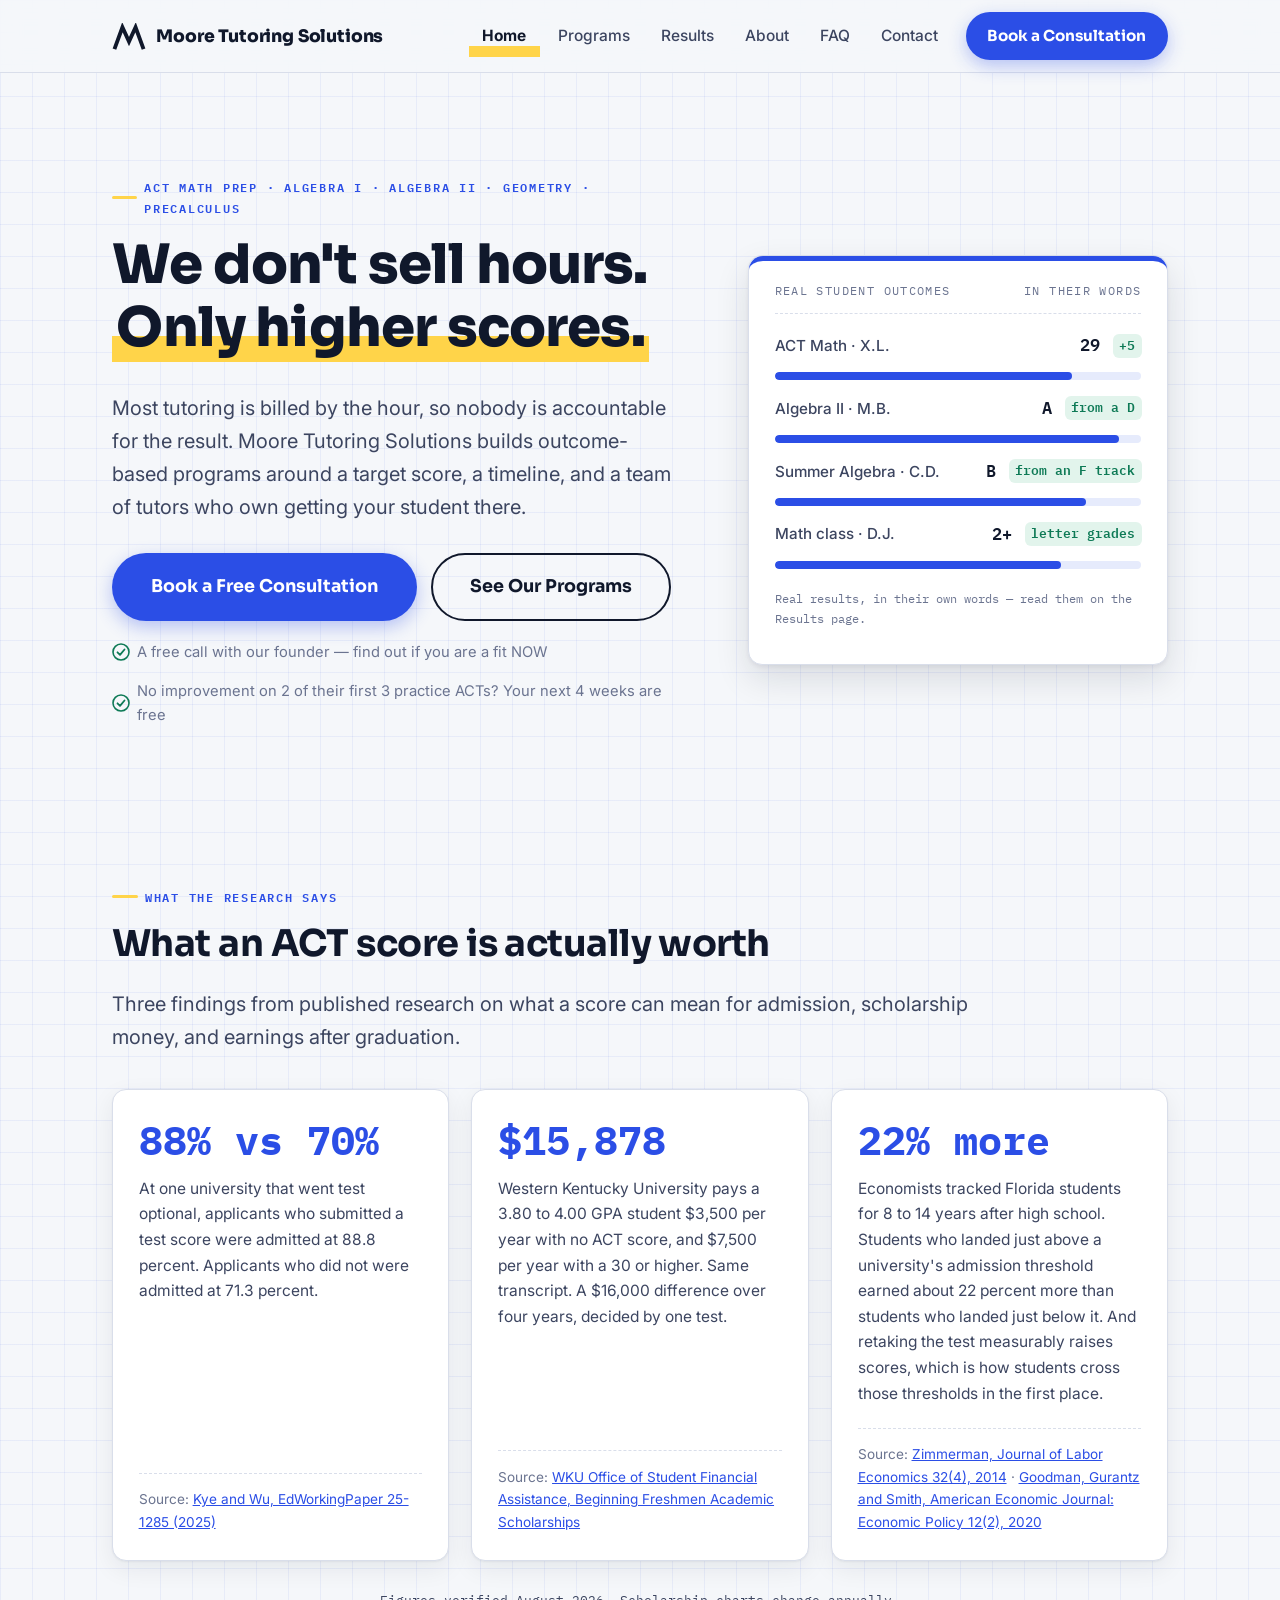
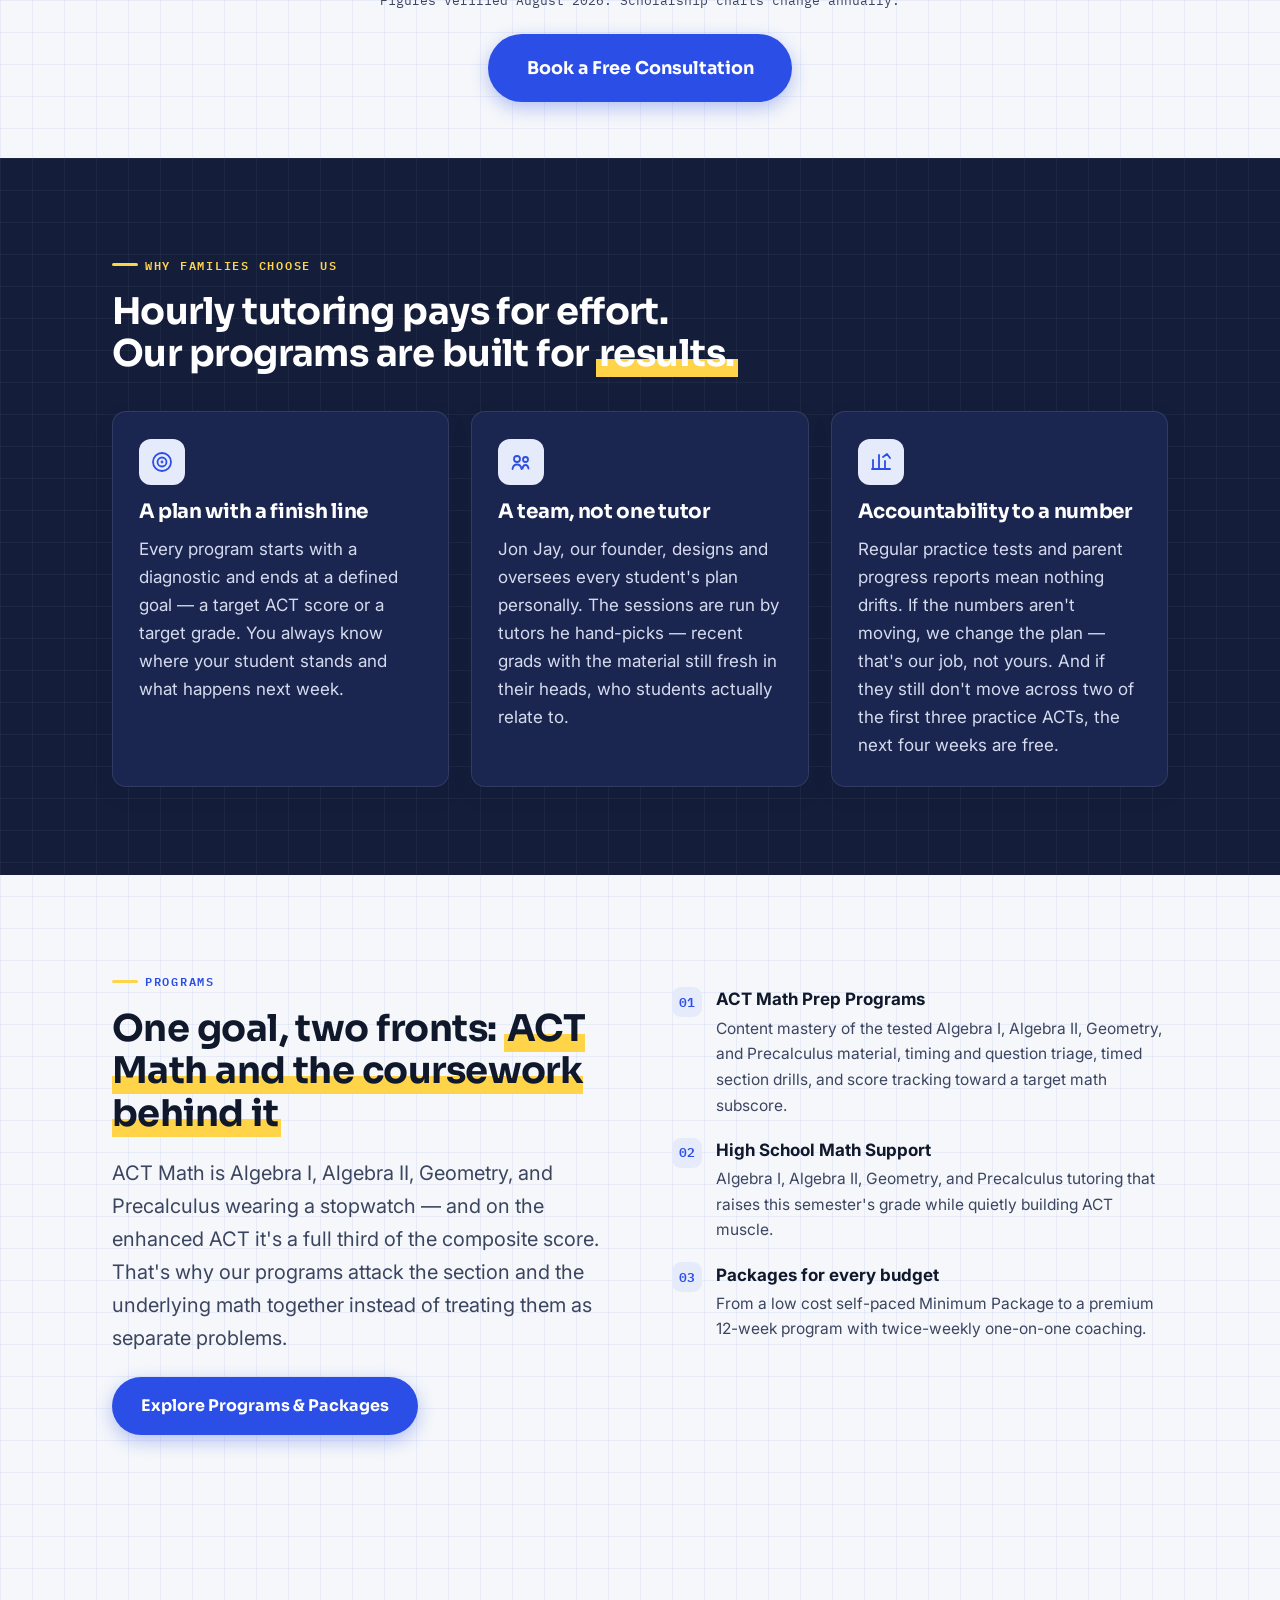
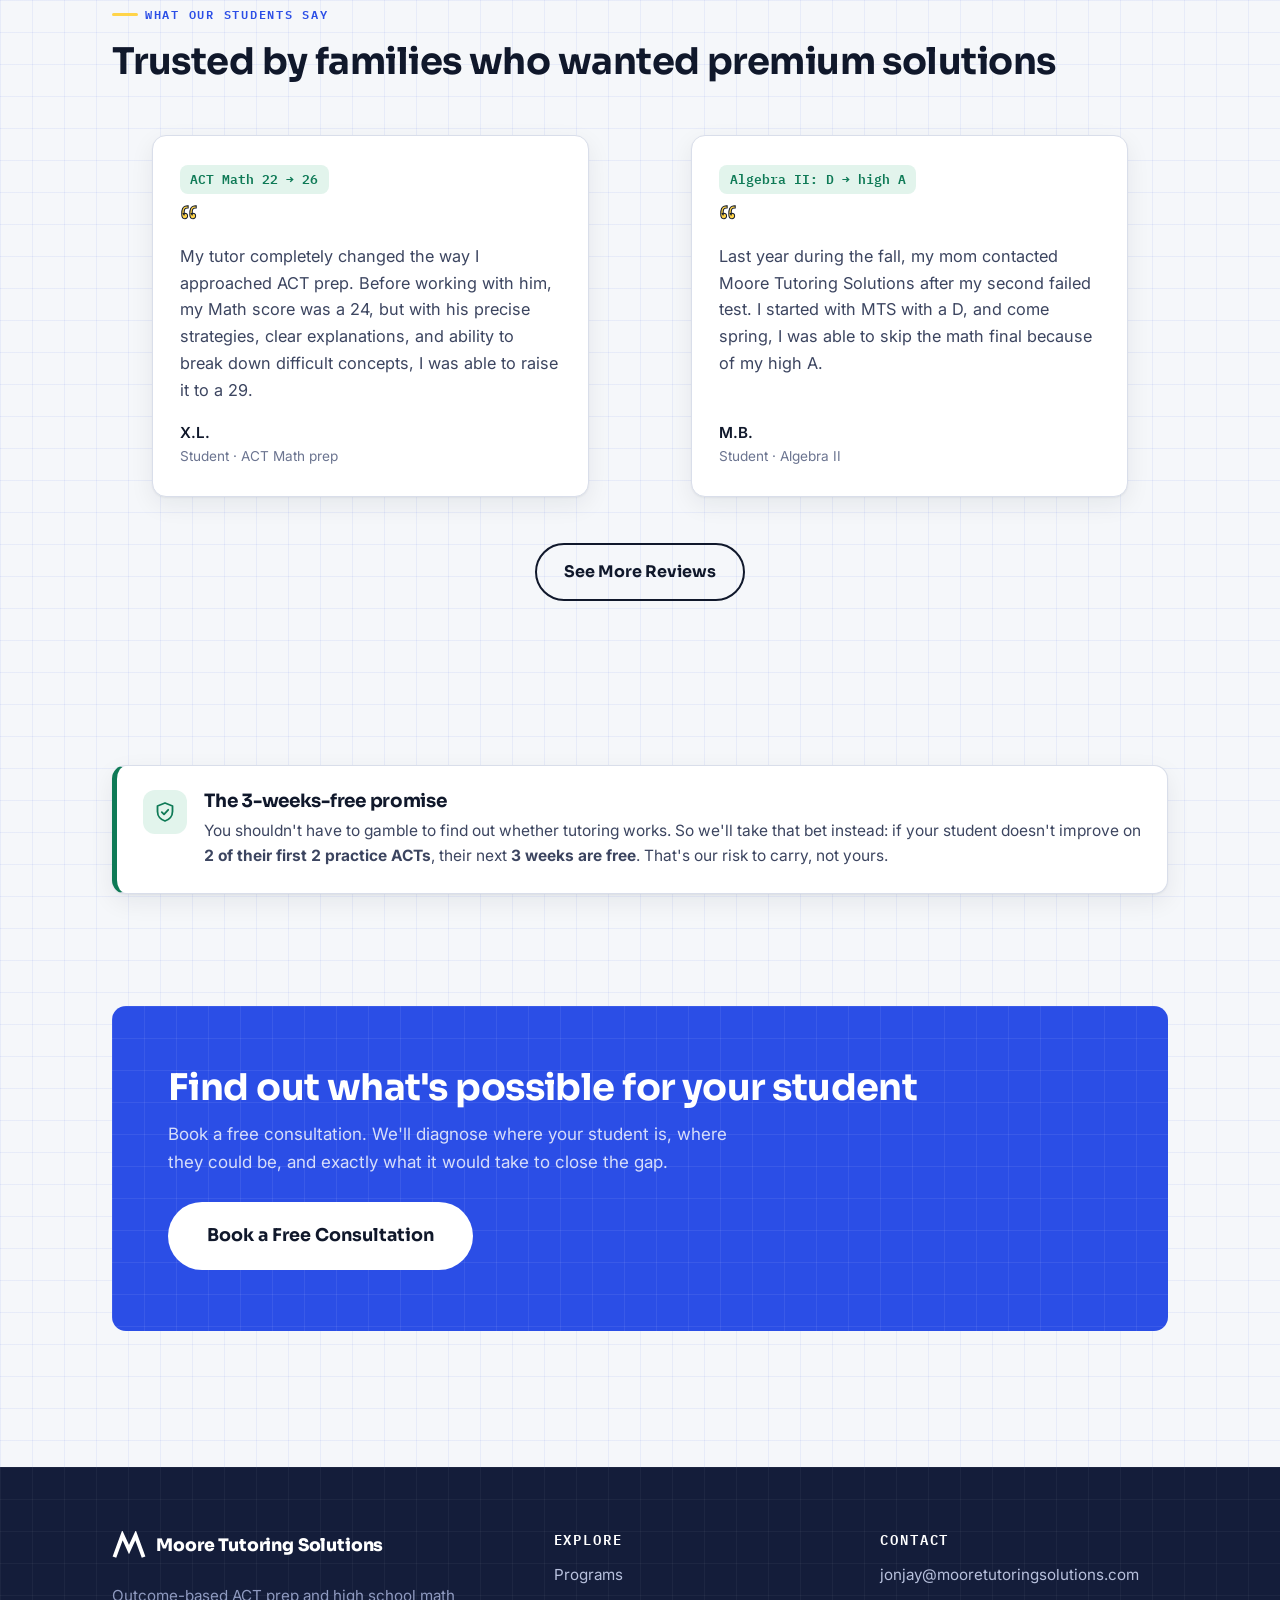
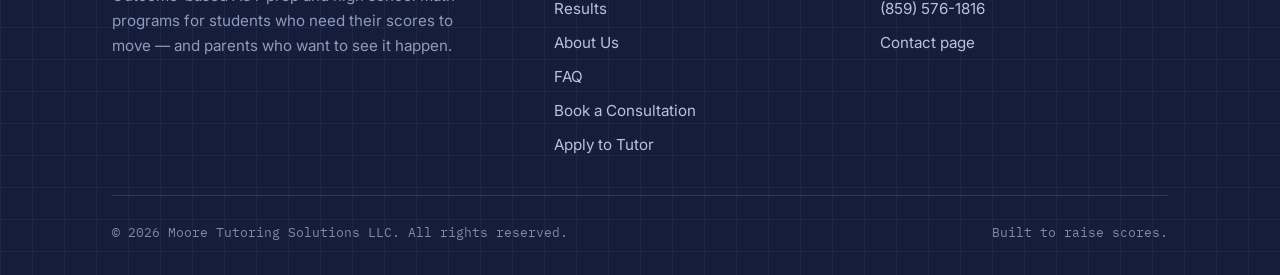
<file: index.html>
<!DOCTYPE html>
<html lang="en"><head>
  <meta charset="UTF-8">
  <meta name="viewport" content="width=device-width, initial-scale=1.0">
  <title>Moore Tutoring Solutions — ACT Prep &amp; High School Math, Sold by the Outcome</title>
  <meta name="description" content="Moore Tutoring Solutions helps high school students raise ACT scores and master Algebra I, Algebra II, Geometry, and Precalculus through outcome-based programs — not hourly tutoring. Book a free consultation.">
  <link rel="preconnect" href="https://fonts.googleapis.com">
  <link rel="preconnect" href="https://fonts.gstatic.com" crossorigin="">
  <link href="https://fonts.googleapis.com/css2?family=Inter:wght@400;500;600&amp;family=Sora:wght@600;700;800&amp;family=IBM+Plex+Mono:wght@500;600;700&amp;display=swap" rel="stylesheet">
  <link rel="stylesheet" href="css/styles.css">
  <!-- Calendly scheduler - powers every Book a Consultation button -->
  <link rel="stylesheet" href="https://assets.calendly.com/assets/external/widget.css">
  <link rel="icon" href="/favicon.ico" sizes="48x48">
  <link rel="icon" href="/favicon.svg" type="image/svg+xml">
  <link rel="icon" href="/favicon-192.png" type="image/png" sizes="192x192">
  <link rel="apple-touch-icon" href="/apple-touch-icon.png">
</head>
<body>
  <a class="skip-link" href="#main">Skip to main content</a>

  <header class="site-header">
    <div class="wrap nav">
      <a class="brand" href="index.html">
        <svg class="brand__mark" width="34" height="27" viewBox="0 0 44 34" aria-hidden="true"><path d="M4 31 13.5 5 22 23.5 30.5 5 40 31" fill="none" stroke="currentColor" stroke-width="5" stroke-linejoin="miter" stroke-linecap="square"></path></svg>
        <span>Moore Tutoring Solutions</span>
      </a>
      <button class="nav-toggle" aria-expanded="false" aria-controls="site-menu" aria-label="Open menu">
        <span class="nav-toggle__bars"></span>
      </button>
      <nav class="nav__menu" id="site-menu" aria-label="Main navigation">
        <ul class="nav__list">
          <li><a class="nav__link" href="index.html" aria-current="page">Home</a></li>
          <li><a class="nav__link" href="programs.html">Programs</a></li>
          <li><a class="nav__link" href="results.html">Results</a></li>
          <li><a class="nav__link" href="about.html">About</a></li>
          <li><a class="nav__link" href="faq.html">FAQ</a></li>
          <li><a class="nav__link" href="contact.html">Contact</a></li>
          <li class="nav__cta"><a class="btn btn--primary" href="https://calendly.com/jonjay-mooretutoringsolutions/30min" data-calendly="" target="_blank" rel="noopener">Book a Consultation</a></li>
        </ul>
      </nav>
    </div>
  </header>

  <main id="main">

    <!-- ============ HERO ============ -->
    <section class="hero">
      <div class="wrap hero__grid">
        <div>
          <p class="eyebrow">ACT Math Prep · Algebra I · Algebra II · Geometry · Precalculus</p>
          <h1>We don't sell hours. <span class="mark">Only higher scores.</span></h1>
          <p class="lead">Most tutoring is billed by the hour, so nobody is accountable for the result. Moore Tutoring Solutions builds outcome-based programs around a target score, a timeline, and a team of tutors who own getting your student there.</p>
          <div class="hero__actions">
            <a class="btn btn--primary btn--lg" href="https://calendly.com/jonjay-mooretutoringsolutions/30min" data-calendly="" target="_blank" rel="noopener">Book a Free Consultation</a>
            <a class="btn btn--ghost btn--lg" href="programs.html">See Our Programs</a>
          </div>
          <p class="hero__note">
            <svg width="18" height="18" viewBox="0 0 18 18" aria-hidden="true"><circle cx="9" cy="9" r="8" fill="none" stroke="#0e7a56" stroke-width="1.6"></circle><path d="M5.5 9.3 8 11.8l4.5-5.3" fill="none" stroke="#0e7a56" stroke-width="1.8" stroke-linecap="round" stroke-linejoin="round"></path></svg>
            A free call with our founder — find out if you are a fit NOW</p>
          <!-- EDIT: this line is the four-weeks-free promise. It is a real
               financial commitment and is repeated on programs.html,
               results.html, about.html, book.html and faq.html — if you
               reword it, reword it everywhere. -->
          <p class="hero__note" style="margin-top:.55rem">
            <svg width="18" height="18" viewBox="0 0 18 18" aria-hidden="true"><circle cx="9" cy="9" r="8" fill="none" stroke="#0e7a56" stroke-width="1.6"></circle><path d="M5.5 9.3 8 11.8l4.5-5.3" fill="none" stroke="#0e7a56" stroke-width="1.8" stroke-linecap="round" stroke-linejoin="round"></path></svg>
            No improvement on 2 of their first 3 practice ACTs? Your next 4 weeks are free</p>
        </div>

        <!-- Hero visual: a score report built from REAL results.
             Every row below comes from a review on the Results page, credited
             by that student's initials. Only put a number here that a real
             student actually wrote down. -->
        <div class="scorecard" role="img" aria-label="Score report of real student outcomes: ACT Math up five points to 29, an Algebra II grade taken from a D to an A, a summer Algebra class finished with a B, and a math class grade up multiple letter grades">
          <div class="scorecard__head">
            <span>Real student outcomes</span>
            <span>In their words</span>
          </div>
          <div class="scorecard__rows">
            <div class="scorecard__row">
              <span class="scorecard__label">ACT Math · X.L.</span>
              <span class="scorecard__num" data-countup="">29</span>
              <span class="scorecard__delta" data-countup="">+5</span>
              <span class="scorecard__bar"><i style="width: 81%"></i></span>
            </div>
            <div class="scorecard__row">
              <span class="scorecard__label">Algebra II · M.B.</span>
              <span class="scorecard__num">A</span>
              <span class="scorecard__delta">from a D</span>
              <span class="scorecard__bar"><i style="width: 94%"></i></span>
            </div>
            <div class="scorecard__row">
              <span class="scorecard__label">Summer Algebra · C.D.</span>
              <span class="scorecard__num">B</span>
              <span class="scorecard__delta">from an F track</span>
              <span class="scorecard__bar"><i style="width: 85%"></i></span>
            </div>
            <div class="scorecard__row">
              <span class="scorecard__label">Math class · D.J.</span>
              <span class="scorecard__num" data-countup="">2+</span>
              <span class="scorecard__delta">letter grades</span>
              <span class="scorecard__bar"><i style="width: 78%"></i></span>
            </div>
          </div>
          <p class="scorecard__foot">Real results, in their own words — read them on the Results page.</p>
        </div>
      </div>
    </section>

    <!-- ============ PROOF POINTS (research-backed) ============
         This section fills itself in automatically from js/proofPoints.js —
         every number, wording, and source link lives in that one file.
         EDIT: js/proofPoints.js (and re-verify the figures every year). -->
    <section data-proof-points></section>

    <!-- ============ WHY OUTCOME-BASED ============ -->
    <section class="section panel-dark">
      <div class="wrap">
        <p class="eyebrow">Why families choose us</p>
        <h2>Hourly tutoring pays for effort.<br>Our programs are built for <span class="mark">results.</span></h2>
        <div class="card-grid">
          <article class="card reveal">
            <div class="card__icon" aria-hidden="true">
              <svg width="24" height="24" viewBox="0 0 24 24" fill="none" stroke="currentColor" stroke-width="1.8" stroke-linecap="round" stroke-linejoin="round"><circle cx="12" cy="12" r="9"></circle><circle cx="12" cy="12" r="4.5"></circle><circle cx="12" cy="12" r="0.5" fill="currentColor"></circle></svg>
            </div>
            <h3>A plan with a finish line</h3>
            <p>Every program starts with a diagnostic and ends at a defined goal — a target ACT score or a target grade. You always know where your student stands and what happens next week.</p>
          </article>
          <article class="card reveal">
            <div class="card__icon" aria-hidden="true">
              <svg width="24" height="24" viewBox="0 0 24 24" fill="none" stroke="currentColor" stroke-width="1.8" stroke-linecap="round" stroke-linejoin="round"><circle cx="8" cy="9" r="3"></circle><circle cx="16.5" cy="9.5" r="2.5"></circle><path d="M3.5 19c.5-3 2.5-4.5 4.5-4.5s4 1.5 4.5 4.5M13.5 18.5c.4-2.4 1.7-3.5 3-3.5s2.6 1.1 3 3.5"></path></svg>
            </div>
            <h3>A team, not one tutor</h3>
            <p>Jon Jay, our founder, designs and oversees every student's plan personally. The sessions are run by tutors he hand-picks — recent grads with the material still fresh in their heads, who students actually relate to.</p>
          </article>
          <article class="card reveal">
            <div class="card__icon" aria-hidden="true">
              <svg width="24" height="24" viewBox="0 0 24 24" fill="none" stroke="currentColor" stroke-width="1.8" stroke-linecap="round" stroke-linejoin="round"><path d="M4 19V10M10 19V5M16 19v-8M21 19H3"></path><path d="M14 7l4-3 3 4" fill="none"></path></svg>
            </div>
            <h3>Accountability to a number</h3>
            <p>Regular practice tests and parent progress reports mean nothing drifts. If the numbers aren't moving, we change the plan — that's our job, not yours. And if they still don't move across two of the first three practice ACTs, the next four weeks are free.</p>
          </article>
        </div>
      </div>
    </section>

    <!-- ============ PROGRAMS PREVIEW ============ -->
    <section class="section">
      <div class="wrap">
        <div class="split">
          <div>
            <p class="eyebrow">Programs</p>
            <h2>One goal, two fronts: <span class="mark">ACT Math and the coursework behind it</span></h2>
            <p class="lead">ACT Math is Algebra I, Algebra II, Geometry, and Precalculus wearing a stopwatch — and on the enhanced ACT it's a full third of the composite score. That's why our programs attack the section and the underlying math together instead of treating them as separate problems.</p>
            <p style="margin-top:1.4rem"><a class="btn btn--primary" href="programs.html">Explore Programs &amp; Packages</a></p>
          </div>
          <ul class="check-rows">
            <li class="reveal">
              <span class="dot" aria-hidden="true">01</span>
              <div>
                <strong>ACT Math Prep Programs</strong>
                <p>Content mastery of the tested Algebra I, Algebra II, Geometry, and Precalculus material, timing and question triage, timed section drills, and score tracking toward a target math subscore.</p>
              </div>
            </li>
            <li class="reveal">
              <span class="dot" aria-hidden="true">02</span>
              <div>
                <strong>High School Math Support</strong>
                <p>Algebra I, Algebra II, Geometry, and Precalculus tutoring that raises this semester's grade while quietly building ACT muscle.</p>
              </div>
            </li>
            <li class="reveal">
              <span class="dot" aria-hidden="true">03</span>
              <div>
                <strong>Packages for every budget</strong>
                <p>From a low cost self-paced Minimum Package to a premium 12-week program with twice-weekly one-on-one coaching.</p>
              </div>
            </li>
          </ul>
        </div>
      </div>
    </section>

    <!-- ============ SOCIAL PROOF PREVIEW ============ -->
    <section class="section section--tight">
      <div class="wrap">
        <p class="eyebrow">What our students say</p>
        <h2>Trusted by families who wanted premium solutions</h2>
        <div class="card-grid card-grid--2">
          <!-- REAL TESTIMONIALS — these two are the headline reviews (X.L. and
               M.B.), taken from the full set on results.html and credited by
               the initials each person gave us. Never put an invented quote
               here. The parent review (V.M.) and the other two live on the
               Results page. -->
          <figure class="quote-card reveal">
            <span class="result-chip" data-countup="">ACT Math 24 → 29</span>
            <blockquote>My tutor completely changed the way I approached ACT prep. Before working with him, my Math score was a 24, but with his precise strategies, clear explanations, and ability to break down difficult concepts, I was able to raise it to a 29.</blockquote>
            <figcaption>X.L. <span>Student · ACT Math prep</span></figcaption>
          </figure>
          <figure class="quote-card reveal">
            <span class="result-chip">Algebra II: D → high A</span>
            <blockquote>Last year during the fall, my mom contacted Moore Tutoring Solutions after my second failed test. I started with MTS with a D, and come spring, I was able to skip the math final because of my high A.</blockquote>
            <figcaption>M.B. <span>Student · Algebra II</span></figcaption>
          </figure>
        </div>
        <p class="center" style="margin-top:1.8rem"><a class="btn btn--ghost" href="results.html">See More Reviews</a></p>
      </div>
    </section>

    <!-- ============ THE FOUR-WEEKS-FREE PROMISE ============
         EDIT: this is a real financial promise — change the wording here and
         it changes what you've committed to. The same promise appears on
         programs.html, results.html, about.html, book.html and faq.html, plus
         the second line under the hero buttons at the top of this page. Keep
         them all saying the same thing. -->
    <section class="section section--tight">
      <div class="wrap">
        <div class="guarantee reveal">
          <span class="guarantee__icon" aria-hidden="true">
            <svg width="24" height="24" viewBox="0 0 24 24" fill="none" stroke="currentColor" stroke-width="1.8" stroke-linecap="round" stroke-linejoin="round"><path d="M12 3l7.5 3v5.5c0 4.4-3.1 8.2-7.5 9.5-4.4-1.3-7.5-5.1-7.5-9.5V6z"></path><path d="M8.8 12.2l2.2 2.2 4.2-4.6"></path></svg>
          </span>
          <div>
            <h3>The <span data-countup="">4</span>-weeks-free promise</h3>
            <p>You shouldn't have to gamble to find out whether tutoring works. So we'll take that bet instead: if your student doesn't improve on <strong><span data-countup="">2</span> of their first <span data-countup="">3</span> practice ACTs</strong>, their next <strong><span data-countup="">4</span> weeks are free</strong>. That's our risk to carry, not yours.</p>
          </div>
        </div>
      </div>
    </section>

    <!-- ============ CTA BAND ============ -->
    <section class="section section--tight">
      <div class="wrap">
        <div class="cta-band reveal">
          <div>
            <h2>Find out what's possible for your student</h2>
            <p>Book a free consultation. We'll diagnose where your student is, where they could be, and exactly what it would take to close the gap.</p>
          </div>
          <a class="btn btn--light btn--lg" href="https://calendly.com/jonjay-mooretutoringsolutions/30min" data-calendly="" target="_blank" rel="noopener">Book a Free Consultation</a>
        </div>
      </div>
    </section>

  </main>

  <footer class="site-footer">
    <div class="wrap">
      <div class="footer-grid">
        <div>
          <a class="brand" href="index.html">
            <svg class="brand__mark" width="34" height="27" viewBox="0 0 44 34" aria-hidden="true"><path d="M4 31 13.5 5 22 23.5 30.5 5 40 31" fill="none" stroke="currentColor" stroke-width="5" stroke-linejoin="miter" stroke-linecap="square"></path></svg>
            <span>Moore Tutoring Solutions</span>
          </a>
          <p class="footer-tagline">Outcome-based ACT prep and high school math programs for students who need their scores to move — and parents who want to see it happen.</p>
        </div>
        <div>
          <h4>Explore</h4>
          <ul class="footer-links">
            <li><a href="programs.html">Programs</a></li>
            <li><a href="results.html">Results</a></li>
            <li><a href="about.html">About Us</a></li>
            <li><a href="faq.html">FAQ</a></li>
            <li><a href="https://calendly.com/jonjay-mooretutoringsolutions/30min" data-calendly="" target="_blank" rel="noopener">Book a Consultation</a></li>
            <li><a href="apply.html">Apply to Tutor</a></li>
          </ul>
        </div>
        <div>
          <h4>Contact</h4>
          <ul class="footer-links">
            <li><a href="mailto:jonjay@mooretutoringsolutions.com">jonjay@mooretutoringsolutions.com</a></li>
            <li><a href="tel:+18595761816">(859) 576-1816</a></li>
            <li><a href="contact.html">Contact page</a></li>
          </ul>
        </div>
      </div>
      <div class="footer-bottom">
        <span>© <span data-year="">2026</span> Moore Tutoring Solutions LLC. All rights reserved.</span>
        <span>Built to raise scores.</span>
      </div>
    </div>
  </footer>

  <script src="https://assets.calendly.com/assets/external/widget.js" async=""></script>
  <script src="js/proofPoints.js"></script>
  <script src="js/proofSection.js"></script>
  <script src="js/main.js"></script>
  <script src="js/editor.js"></script>


</body></html>
</file>
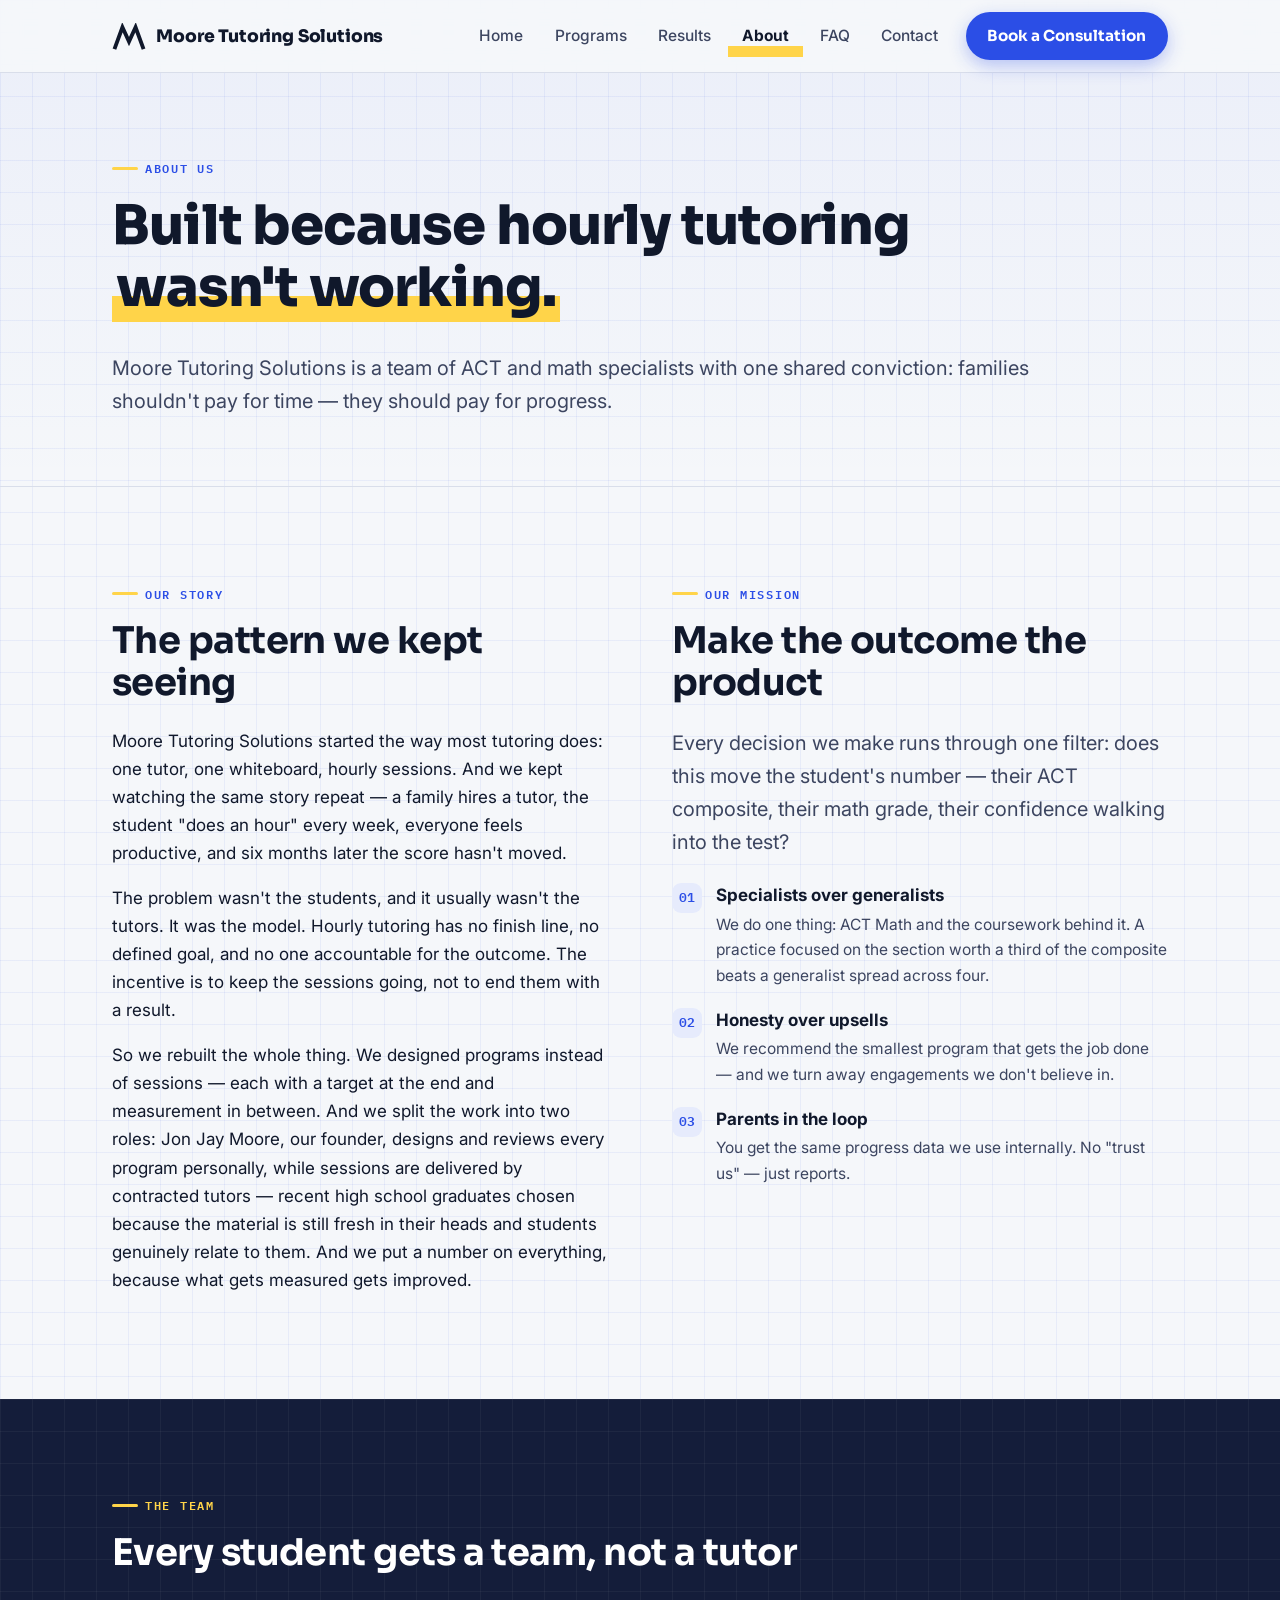
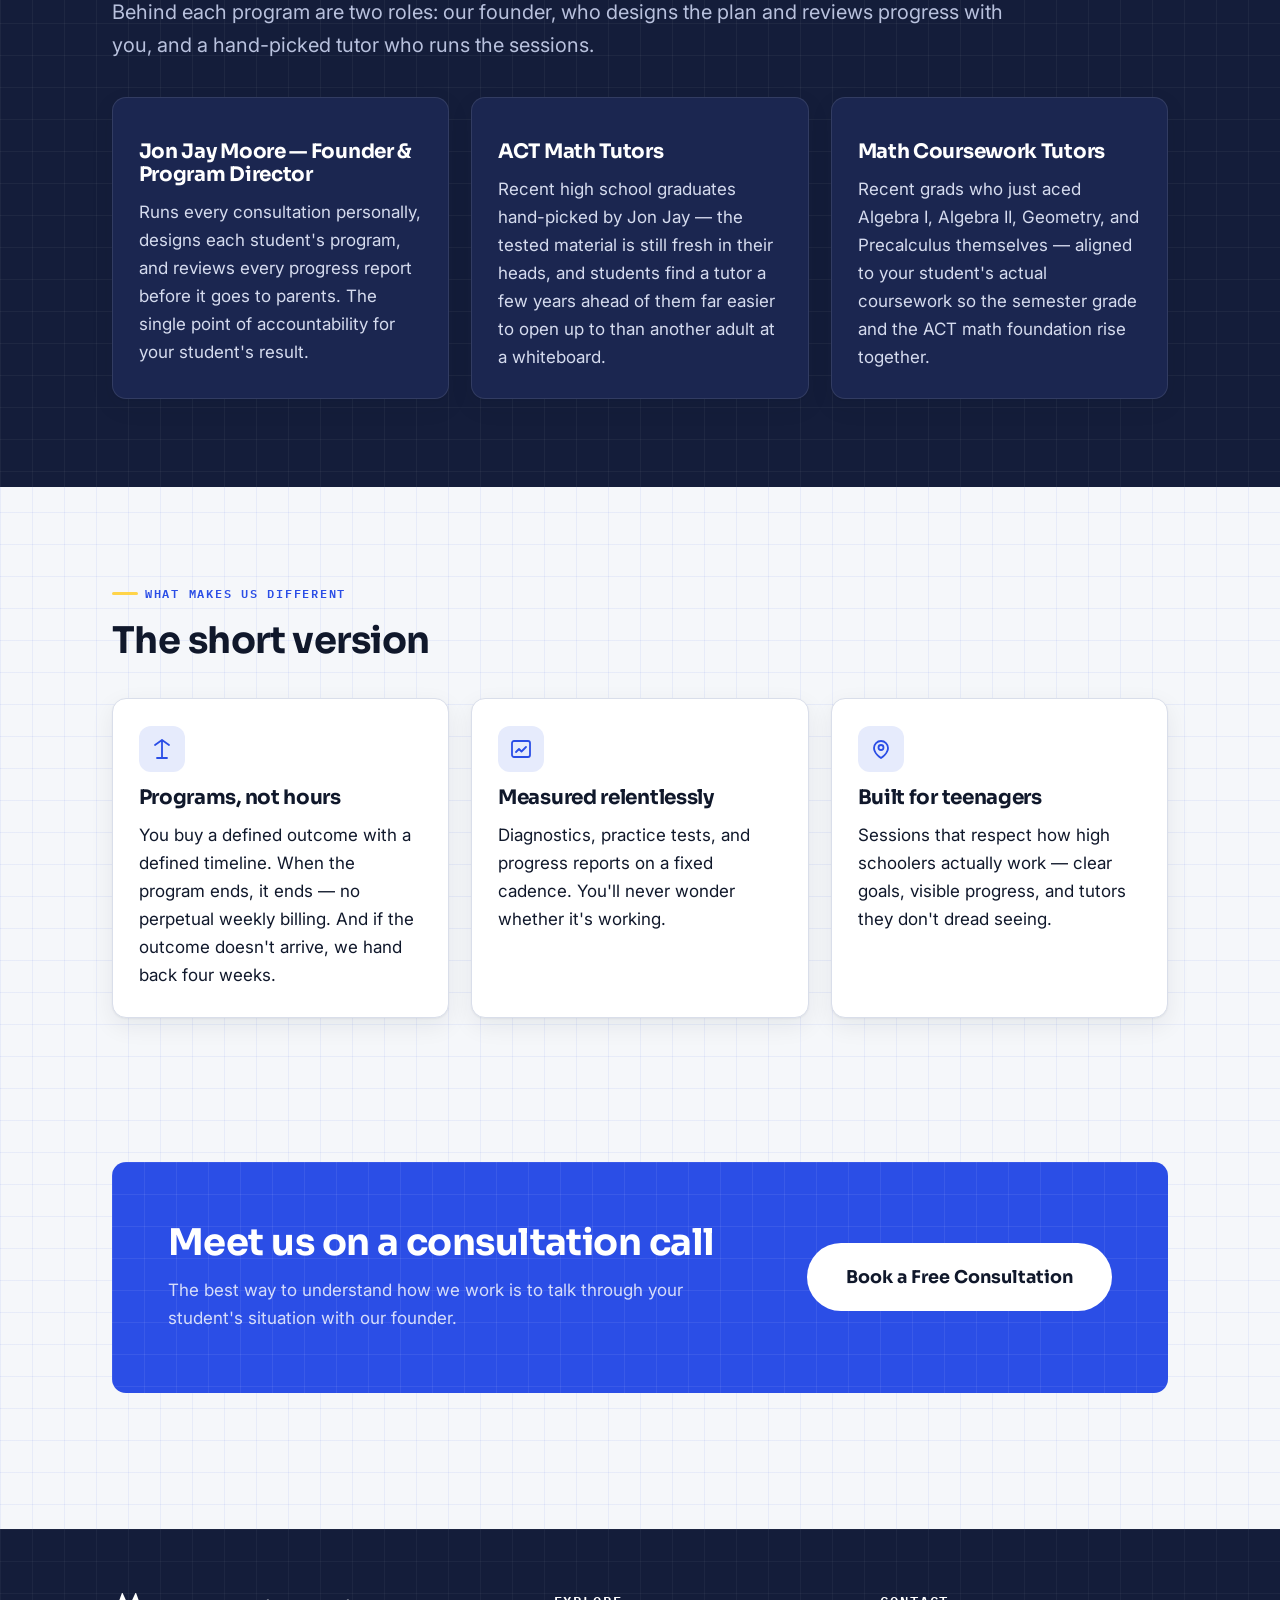
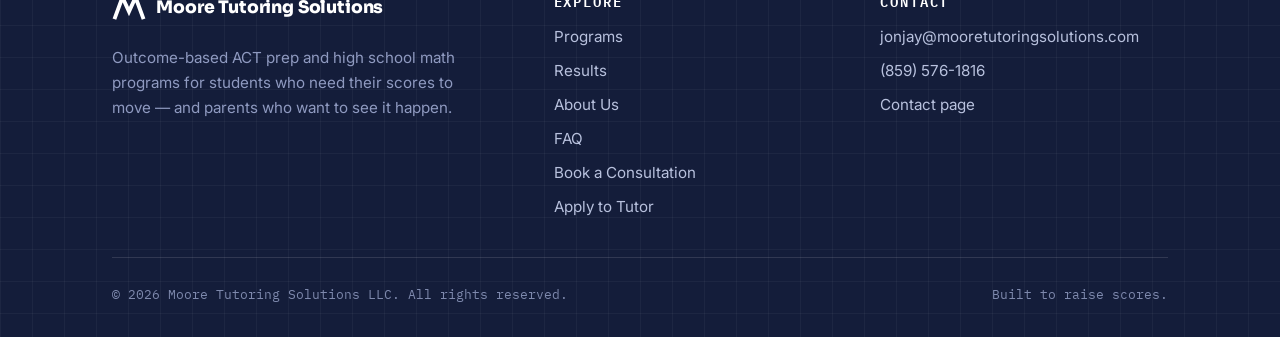
<file: about.html>
<!DOCTYPE html>
<html lang="en">
<head>
  <meta charset="UTF-8">
  <meta name="viewport" content="width=device-width, initial-scale=1.0">
  <title>About Us — Moore Tutoring Solutions</title>
  <meta name="description" content="Moore Tutoring Solutions is a team of ACT and math specialists on a mission to replace open-ended hourly tutoring with outcome-based programs that actually move scores.">
  <link rel="preconnect" href="https://fonts.googleapis.com">
  <link rel="preconnect" href="https://fonts.gstatic.com" crossorigin>
  <link href="https://fonts.googleapis.com/css2?family=Inter:wght@400;500;600&family=Sora:wght@600;700;800&family=IBM+Plex+Mono:wght@500;600;700&display=swap" rel="stylesheet">
  <link rel="stylesheet" href="css/styles.css">
  <!-- Calendly scheduler - powers every Book a Consultation button -->
  <link rel="stylesheet" href="https://assets.calendly.com/assets/external/widget.css">
  <link rel="icon" href="/favicon.ico" sizes="48x48">
  <link rel="icon" href="/favicon.svg" type="image/svg+xml">
  <link rel="icon" href="/favicon-192.png" type="image/png" sizes="192x192">
  <link rel="apple-touch-icon" href="/apple-touch-icon.png">
</head>
<body>
  <a class="skip-link" href="#main">Skip to main content</a>

  <header class="site-header">
    <div class="wrap nav">
      <a class="brand" href="index.html">
        <svg class="brand__mark" width="34" height="27" viewBox="0 0 44 34" aria-hidden="true"><path d="M4 31 13.5 5 22 23.5 30.5 5 40 31" fill="none" stroke="currentColor" stroke-width="5" stroke-linejoin="miter" stroke-linecap="square"/></svg>
        <span>Moore Tutoring Solutions</span>
      </a>
      <button class="nav-toggle" aria-expanded="false" aria-controls="site-menu" aria-label="Open menu">
        <span class="nav-toggle__bars"></span>
      </button>
      <nav class="nav__menu" id="site-menu" aria-label="Main navigation">
        <ul class="nav__list">
          <li><a class="nav__link" href="index.html">Home</a></li>
          <li><a class="nav__link" href="programs.html">Programs</a></li>
          <li><a class="nav__link" href="results.html">Results</a></li>
          <li><a class="nav__link" href="about.html" aria-current="page">About</a></li>
          <li><a class="nav__link" href="faq.html">FAQ</a></li>
          <li><a class="nav__link" href="contact.html">Contact</a></li>
          <li class="nav__cta"><a class="btn btn--primary" href="https://calendly.com/jonjay-mooretutoringsolutions/30min" data-calendly target="_blank" rel="noopener">Book a Consultation</a></li>
        </ul>
      </nav>
    </div>
  </header>

  <main id="main">

    <!-- ============ PAGE HERO ============ -->
    <section class="page-hero">
      <div class="wrap">
        <p class="eyebrow">About us</p>
        <h1>Built because hourly tutoring <span class="mark">wasn't working.</span></h1>
        <p class="lead">Moore Tutoring Solutions is a team of ACT and math specialists with one shared conviction: families shouldn't pay for time — they should pay for progress.</p>
      </div>
    </section>

    <!-- ============ STORY ============ -->
    <section class="section">
      <div class="wrap split">
        <div>
          <p class="eyebrow">Our story</p>
          <h2>The pattern we kept seeing</h2>
          <p>Moore Tutoring Solutions started the way most tutoring does: one tutor, one whiteboard, hourly sessions. And we kept watching the same story repeat — a family hires a tutor, the student "does an hour" every week, everyone feels productive, and six months later the score hasn't moved.</p>
          <p>The problem wasn't the students, and it usually wasn't the tutors. It was the model. Hourly tutoring has no finish line, no defined goal, and no one accountable for the outcome. The incentive is to keep the sessions going, not to end them with a result.</p>
          <p>So we rebuilt the whole thing. We designed programs instead of sessions — each with a target at the end and measurement in between. And we split the work into two roles: Jon Jay Moore, our founder, designs and reviews every program personally, while sessions are delivered by contracted tutors — recent high school graduates chosen because the material is still fresh in their heads and students genuinely relate to them. And we put a number on everything, because what gets measured gets improved.</p>
        </div>
        <div>
          <p class="eyebrow">Our mission</p>
          <h2>Make the outcome the product</h2>
          <p class="lead">Every decision we make runs through one filter: does this move the student's number — their ACT composite, their math grade, their confidence walking into the test?</p>
          <ul class="check-rows">
            <li class="reveal">
              <span class="dot" aria-hidden="true">01</span>
              <div>
                <strong>Specialists over generalists</strong>
                <p>We do one thing: ACT Math and the coursework behind it. A practice focused on the section worth a third of the composite beats a generalist spread across four.</p>
              </div>
            </li>
            <li class="reveal">
              <span class="dot" aria-hidden="true">02</span>
              <div>
                <strong>Honesty over upsells</strong>
                <p>We recommend the smallest program that gets the job done — and we turn away engagements we don't believe in.</p>
              </div>
            </li>
            <li class="reveal">
              <span class="dot" aria-hidden="true">03</span>
              <div>
                <strong>Parents in the loop</strong>
                <p>You get the same progress data we use internally. No "trust us" — just reports.</p>
              </div>
            </li>
          </ul>
        </div>
      </div>
    </section>

    <!-- ============ TEAM ============ -->
    <section class="section panel-dark">
      <div class="wrap">
        <p class="eyebrow">The team</p>
        <h2>Every student gets a team, not a tutor</h2>
        <p class="lead">Behind each program are two roles: our founder, who designs the plan and reviews progress with you, and a hand-picked tutor who runs the sessions.</p>
        <!-- ==============================================================
             THE TEAM: to add a photo or a named tutor later, duplicate one
             of these cards and swap the heading and text.
             ============================================================== -->
        <div class="card-grid">
          <article class="card reveal">
            <h3>Jon Jay Moore — Founder &amp; Program Director</h3>
            <p>Runs every consultation personally, designs each student's program, and reviews every progress report before it goes to parents. The single point of accountability for your student's result.</p>
          </article>
          <article class="card reveal">
            <h3>ACT Math Tutors</h3>
            <p>Recent high school graduates hand-picked by Jon Jay — the tested material is still fresh in their heads, and students find a tutor a few years ahead of them far easier to open up to than another adult at a whiteboard.</p>
          </article>
          <article class="card reveal">
            <h3>Math Coursework Tutors</h3>
            <p>Recent grads who just aced Algebra I, Algebra II, Geometry, and Precalculus themselves — aligned to your student's actual coursework so the semester grade and the ACT math foundation rise together.</p>
          </article>
        </div>
      </div>
    </section>

    <!-- ============ WHAT WE BELIEVE / DIFFERENTIATORS ============ -->
    <section class="section">
      <div class="wrap">
        <p class="eyebrow">What makes us different</p>
        <h2>The short version</h2>
        <div class="card-grid">
          <article class="card reveal">
            <div class="card__icon" aria-hidden="true">
              <svg width="24" height="24" viewBox="0 0 24 24" fill="none" stroke="currentColor" stroke-width="1.8" stroke-linecap="round" stroke-linejoin="round"><path d="M12 3v18M5 8l7-5 7 5M7 21h10"/></svg>
            </div>
            <h3>Programs, not hours</h3>
            <p>You buy a defined outcome with a defined timeline. When the program ends, it ends — no perpetual weekly billing. And if the outcome doesn't arrive, we hand back four weeks.</p>
          </article>
          <article class="card reveal">
            <div class="card__icon" aria-hidden="true">
              <svg width="24" height="24" viewBox="0 0 24 24" fill="none" stroke="currentColor" stroke-width="1.8" stroke-linecap="round" stroke-linejoin="round"><rect x="3" y="4" width="18" height="16" rx="2"/><path d="M7 15l3-3 2.5 2.5L17 10"/></svg>
            </div>
            <h3>Measured relentlessly</h3>
            <p>Diagnostics, practice tests, and progress reports on a fixed cadence. You'll never wonder whether it's working.</p>
          </article>
          <article class="card reveal">
            <div class="card__icon" aria-hidden="true">
              <svg width="24" height="24" viewBox="0 0 24 24" fill="none" stroke="currentColor" stroke-width="1.8" stroke-linecap="round" stroke-linejoin="round"><path d="M12 21s-7-4.6-7-10a7 7 0 0 1 14 0c0 5.4-7 10-7 10z"/><circle cx="12" cy="10.5" r="2.5"/></svg>
            </div>
            <h3>Built for teenagers</h3>
            <p>Sessions that respect how high schoolers actually work — clear goals, visible progress, and tutors they don't dread seeing.</p>
          </article>
        </div>
      </div>
    </section>

    <!-- ============ CTA BAND ============ -->
    <section class="section section--tight">
      <div class="wrap">
        <div class="cta-band reveal">
          <div>
            <h2>Meet us on a consultation call</h2>
            <p>The best way to understand how we work is to talk through your student's situation with our founder.</p>
          </div>
          <a class="btn btn--light btn--lg" href="https://calendly.com/jonjay-mooretutoringsolutions/30min" data-calendly target="_blank" rel="noopener">Book a Free Consultation</a>
        </div>
      </div>
    </section>

  </main>

  <footer class="site-footer">
    <div class="wrap">
      <div class="footer-grid">
        <div>
          <a class="brand" href="index.html">
            <svg class="brand__mark" width="34" height="27" viewBox="0 0 44 34" aria-hidden="true"><path d="M4 31 13.5 5 22 23.5 30.5 5 40 31" fill="none" stroke="currentColor" stroke-width="5" stroke-linejoin="miter" stroke-linecap="square"/></svg>
            <span>Moore Tutoring Solutions</span>
          </a>
          <p class="footer-tagline">Outcome-based ACT prep and high school math programs for students who need their scores to move — and parents who want to see it happen.</p>
        </div>
        <div>
          <h4>Explore</h4>
          <ul class="footer-links">
            <li><a href="programs.html">Programs</a></li>
            <li><a href="results.html">Results</a></li>
            <li><a href="about.html">About Us</a></li>
            <li><a href="faq.html">FAQ</a></li>
            <li><a href="https://calendly.com/jonjay-mooretutoringsolutions/30min" data-calendly target="_blank" rel="noopener">Book a Consultation</a></li>
            <li><a href="apply.html">Apply to Tutor</a></li>
          </ul>
        </div>
        <div>
          <h4>Contact</h4>
          <ul class="footer-links">
            <li><a href="mailto:jonjay@mooretutoringsolutions.com">jonjay@mooretutoringsolutions.com</a></li>
            <li><a href="tel:+18595761816">(859) 576-1816</a></li>
            <li><a href="contact.html">Contact page</a></li>
          </ul>
        </div>
      </div>
      <div class="footer-bottom">
        <span>© <span data-year>2026</span> Moore Tutoring Solutions LLC. All rights reserved.</span>
        <span>Built to raise scores.</span>
      </div>
    </div>
  </footer>

  <script src="https://assets.calendly.com/assets/external/widget.js" async></script>
  <script src="js/main.js"></script>
  <script src="js/editor.js"></script>
</body>
</html>
</file>
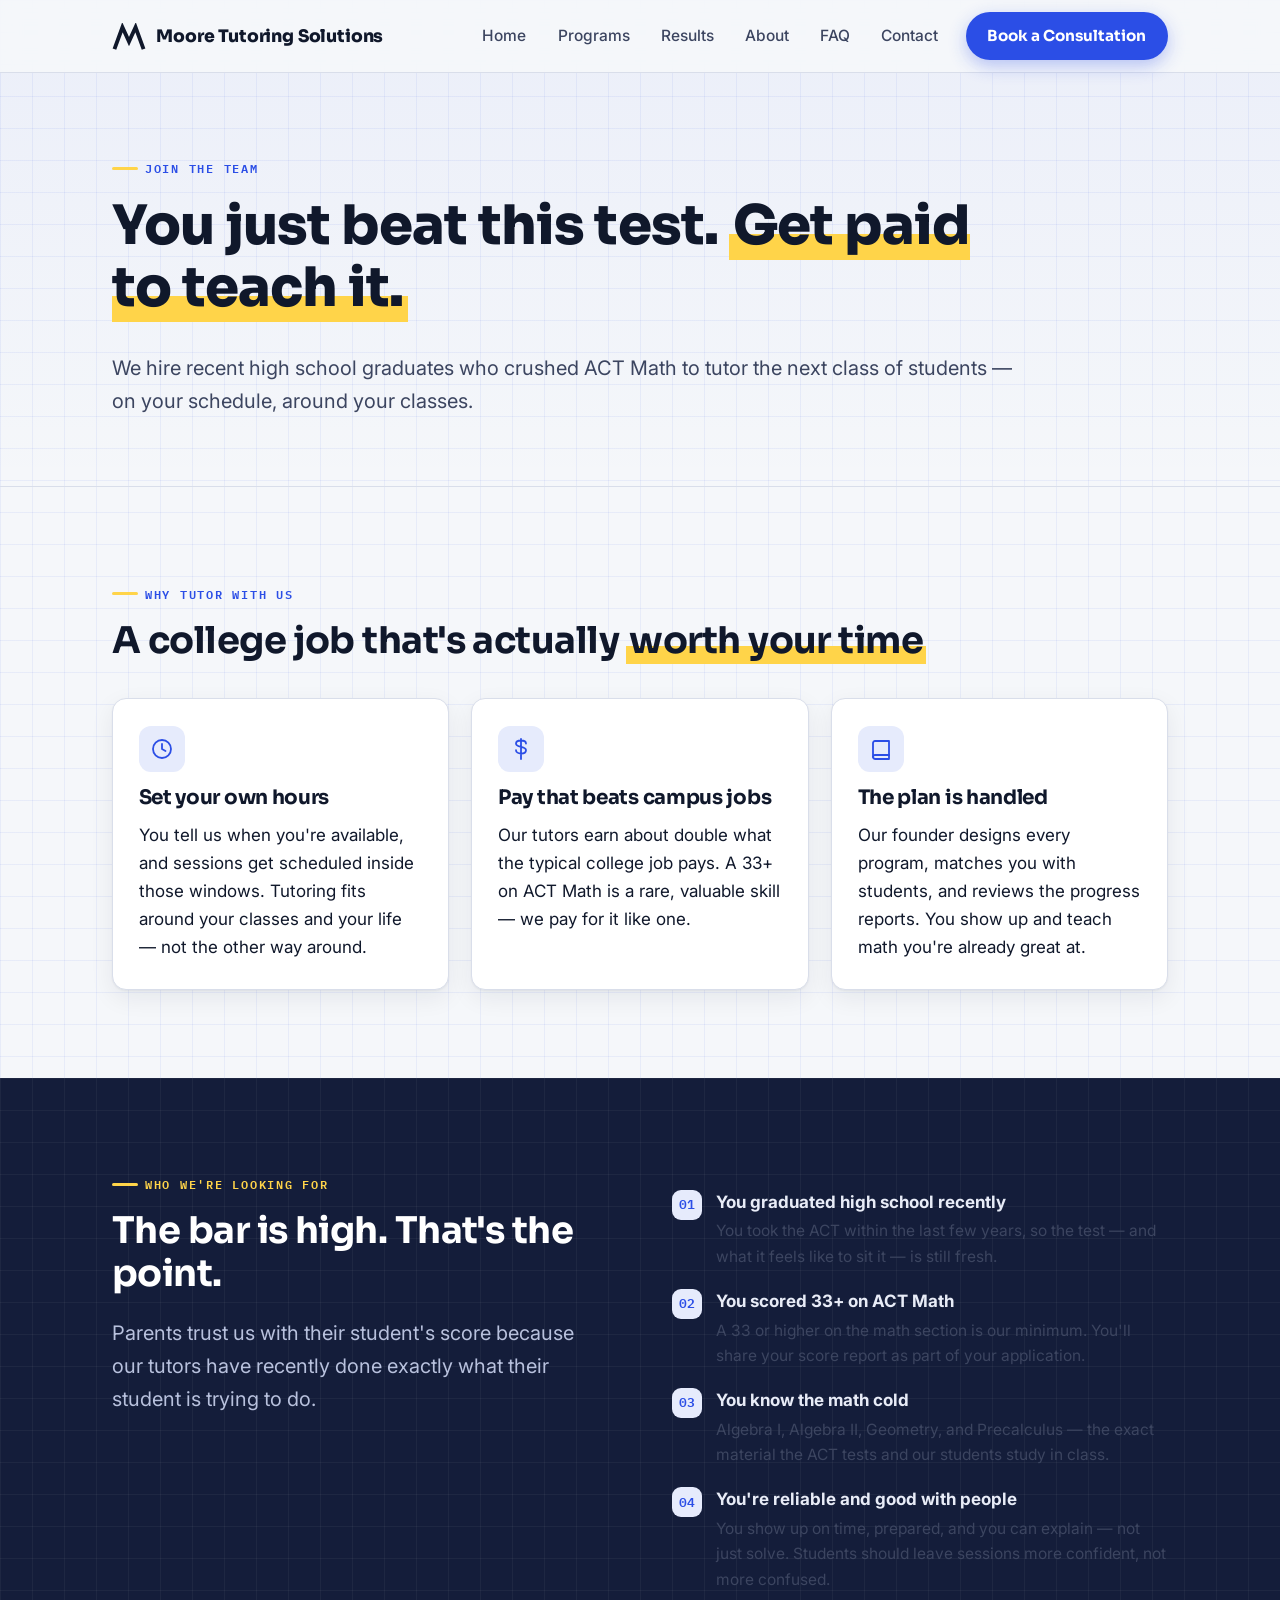
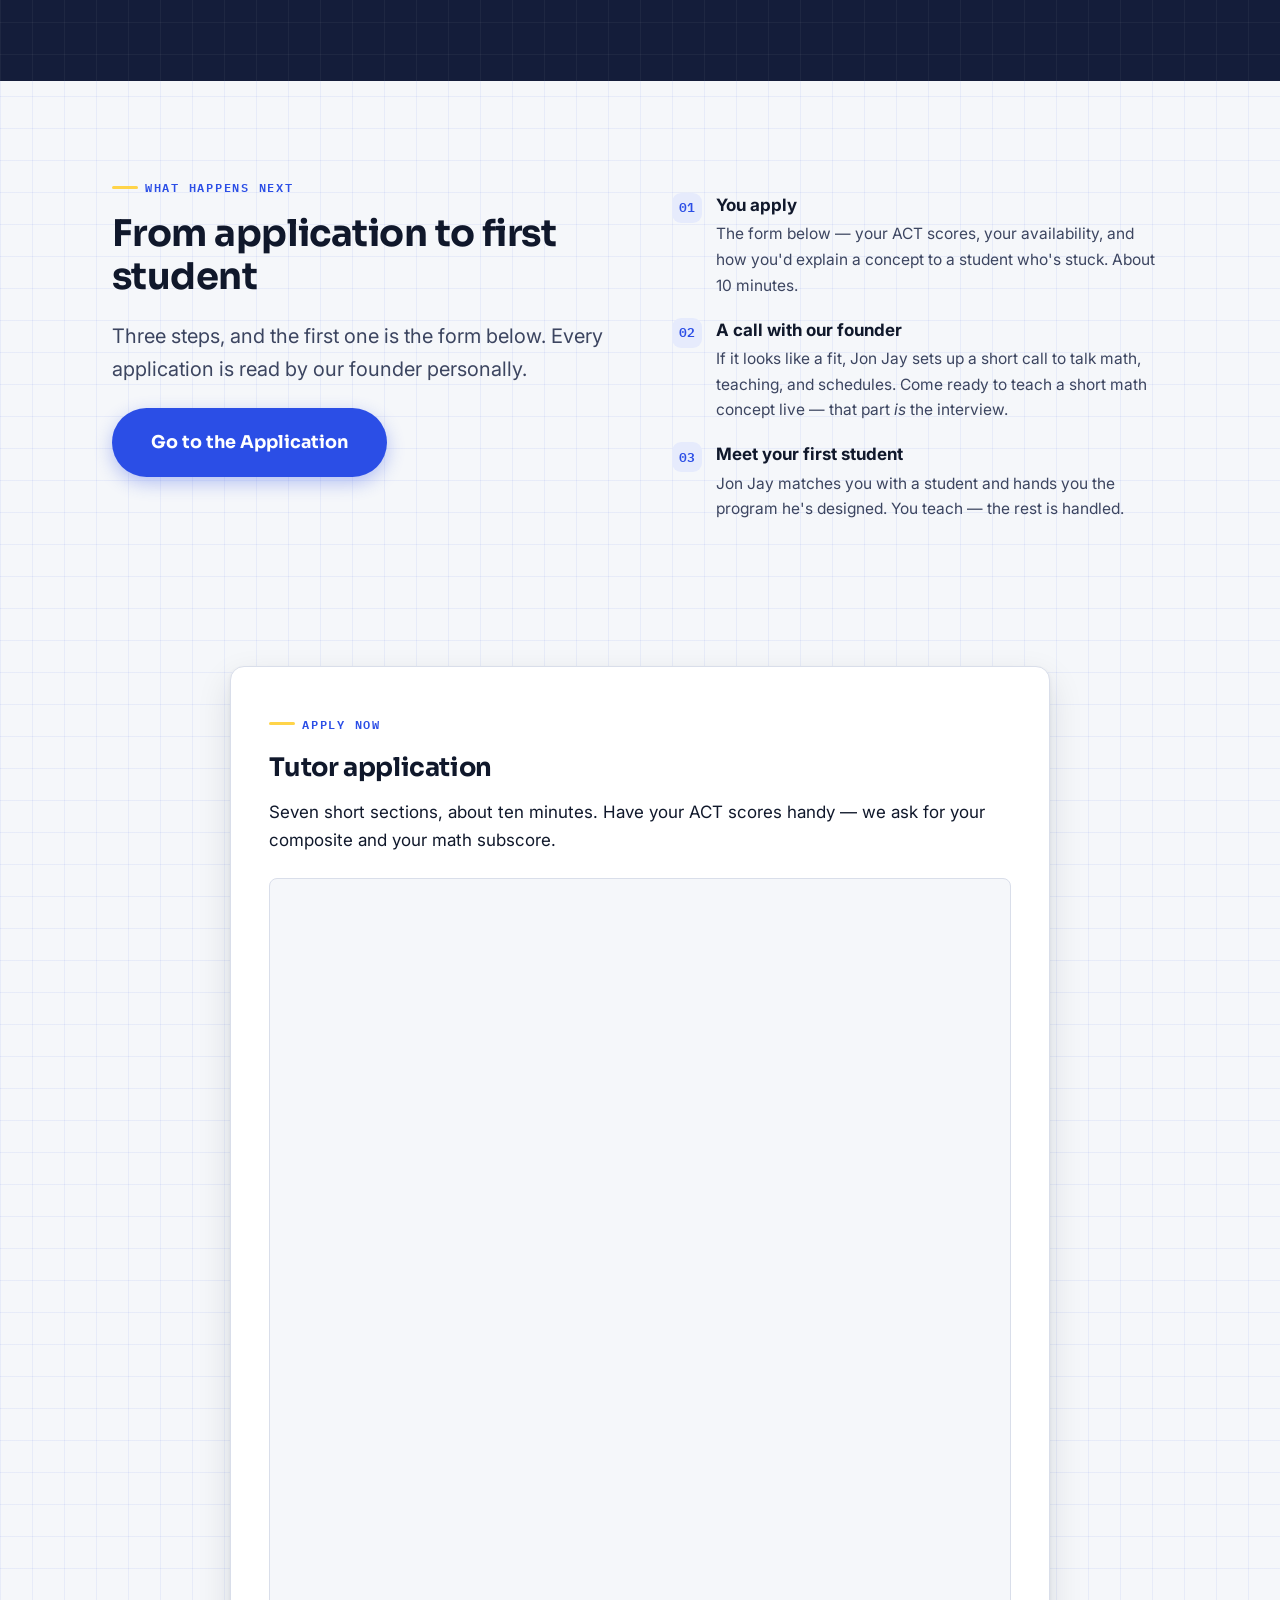
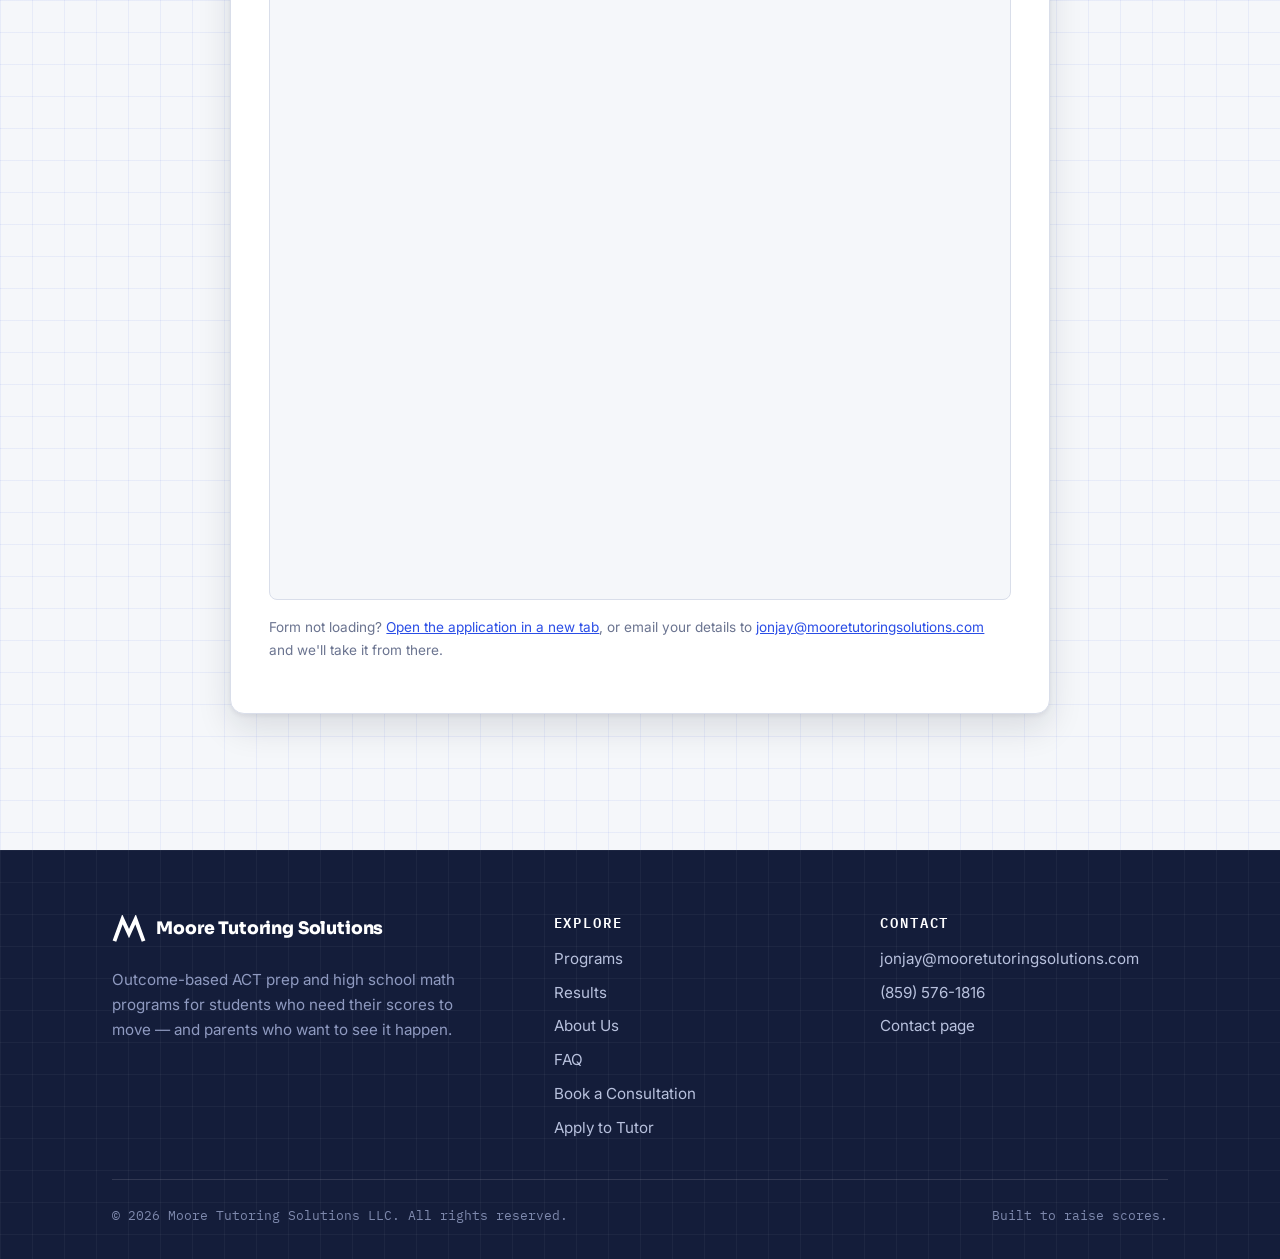
<file: apply.html>
<!DOCTYPE html>
<html lang="en">
<head>
  <meta charset="UTF-8">
  <meta name="viewport" content="width=device-width, initial-scale=1.0">
  <title>Apply to Tutor — Moore Tutoring Solutions</title>
  <meta name="description" content="Tutor with Moore Tutoring Solutions. Set your own hours, earn about double what the typical college job pays, and teach the ACT math you just mastered.">
  <link rel="preconnect" href="https://fonts.googleapis.com">
  <link rel="preconnect" href="https://fonts.gstatic.com" crossorigin>
  <link href="https://fonts.googleapis.com/css2?family=Inter:wght@400;500;600&family=Sora:wght@600;700;800&family=IBM+Plex+Mono:wght@500;600;700&display=swap" rel="stylesheet">
  <link rel="stylesheet" href="css/styles.css">
  <!-- Calendly scheduler - powers every Book a Consultation button -->
  <link rel="stylesheet" href="https://assets.calendly.com/assets/external/widget.css">
  <link rel="icon" href="/favicon.ico" sizes="48x48">
  <link rel="icon" href="/favicon.svg" type="image/svg+xml">
  <link rel="icon" href="/favicon-192.png" type="image/png" sizes="192x192">
  <link rel="apple-touch-icon" href="/apple-touch-icon.png">
</head>
<body>
  <a class="skip-link" href="#main">Skip to main content</a>

  <header class="site-header">
    <div class="wrap nav">
      <a class="brand" href="index.html">
        <svg class="brand__mark" width="34" height="27" viewBox="0 0 44 34" aria-hidden="true"><path d="M4 31 13.5 5 22 23.5 30.5 5 40 31" fill="none" stroke="currentColor" stroke-width="5" stroke-linejoin="miter" stroke-linecap="square"/></svg>
        <span>Moore Tutoring Solutions</span>
      </a>
      <button class="nav-toggle" aria-expanded="false" aria-controls="site-menu" aria-label="Open menu">
        <span class="nav-toggle__bars"></span>
      </button>
      <nav class="nav__menu" id="site-menu" aria-label="Main navigation">
        <ul class="nav__list">
          <li><a class="nav__link" href="index.html">Home</a></li>
          <li><a class="nav__link" href="programs.html">Programs</a></li>
          <li><a class="nav__link" href="results.html">Results</a></li>
          <li><a class="nav__link" href="about.html">About</a></li>
          <li><a class="nav__link" href="faq.html">FAQ</a></li>
          <li><a class="nav__link" href="contact.html">Contact</a></li>
          <li class="nav__cta"><a class="btn btn--primary" href="https://calendly.com/jonjay-mooretutoringsolutions/30min" data-calendly target="_blank" rel="noopener">Book a Consultation</a></li>
        </ul>
      </nav>
    </div>
  </header>

  <main id="main">

    <!-- ============ PAGE HERO ============ -->
    <section class="page-hero">
      <div class="wrap">
        <p class="eyebrow">Join the team</p>
        <h1>You just beat this test. <span class="mark">Get paid to teach it.</span></h1>
        <p class="lead">We hire recent high school graduates who crushed ACT Math to tutor the next class of students — on your schedule, around your classes.</p>
      </div>
    </section>

    <!-- ============ WHY TUTOR WITH US ============ -->
    <section class="section">
      <div class="wrap">
        <p class="eyebrow">Why tutor with us</p>
        <h2>A college job that's actually <span class="mark">worth your time</span></h2>
        <div class="card-grid">
          <article class="card reveal">
            <div class="card__icon" aria-hidden="true">
              <svg width="24" height="24" viewBox="0 0 24 24" fill="none" stroke="currentColor" stroke-width="1.8" stroke-linecap="round" stroke-linejoin="round"><circle cx="12" cy="12" r="9"/><path d="M12 7v5l3.5 2"/></svg>
            </div>
            <h3>Set your own hours</h3>
            <p>You tell us when you're available, and sessions get scheduled inside those windows. Tutoring fits around your classes and your life — not the other way around.</p>
          </article>
          <article class="card reveal">
            <div class="card__icon" aria-hidden="true">
              <svg width="24" height="24" viewBox="0 0 24 24" fill="none" stroke="currentColor" stroke-width="1.8" stroke-linecap="round" stroke-linejoin="round"><path d="M12 2v20M17 6.5c0-1.9-2.2-3-5-3s-5 1.1-5 3 2 2.7 5 3.3 5 1.4 5 3.4-2.2 3.3-5 3.3-5-1.4-5-3.3"/></svg>
            </div>
            <h3>Pay that beats campus jobs</h3>
            <p>Our tutors earn about double what the typical college job pays. A 33+ on ACT Math is a rare, valuable skill — we pay for it like one.</p>
          </article>
          <article class="card reveal">
            <div class="card__icon" aria-hidden="true">
              <svg width="24" height="24" viewBox="0 0 24 24" fill="none" stroke="currentColor" stroke-width="1.8" stroke-linecap="round" stroke-linejoin="round"><path d="M4 19.5V6a2 2 0 0 1 2-2h14v14H6a2 2 0 0 0-2 2z"/><path d="M4 19.5A2.5 2.5 0 0 0 6.5 22H20v-4"/></svg>
            </div>
            <h3>The plan is handled</h3>
            <p>Our founder designs every program, matches you with students, and reviews the progress reports. You show up and teach math you're already great at.</p>
          </article>
        </div>
      </div>
    </section>

    <!-- ============ WHO WE'RE LOOKING FOR ============ -->
    <section class="section panel-dark">
      <div class="wrap split">
        <div>
          <p class="eyebrow">Who we're looking for</p>
          <h2>The bar is high. That's the point.</h2>
          <p class="lead">Parents trust us with their student's score because our tutors have recently done exactly what their student is trying to do.</p>
        </div>
        <ul class="check-rows">
          <li class="reveal">
            <span class="dot" aria-hidden="true">01</span>
            <div>
              <strong>You graduated high school recently</strong>
              <p>You took the ACT within the last few years, so the test — and what it feels like to sit it — is still fresh.</p>
            </div>
          </li>
          <li class="reveal">
            <span class="dot" aria-hidden="true">02</span>
            <div>
              <strong>You scored <span data-countup="">33</span>+ on ACT Math</strong>
              <p>A 33 or higher on the math section is our minimum. You'll share your score report as part of your application.</p>
            </div>
          </li>
          <li class="reveal">
            <span class="dot" aria-hidden="true">03</span>
            <div>
              <strong>You know the math cold</strong>
              <p>Algebra I, Algebra II, Geometry, and Precalculus — the exact material the ACT tests and our students study in class.</p>
            </div>
          </li>
          <li class="reveal">
            <span class="dot" aria-hidden="true">04</span>
            <div>
              <strong>You're reliable and good with people</strong>
              <p>You show up on time, prepared, and you can explain — not just solve. Students should leave sessions more confident, not more confused.</p>
            </div>
          </li>
        </ul>
      </div>
    </section>

    <!-- ============ WHAT HAPPENS NEXT ============ -->
    <section class="section">
      <div class="wrap split">

        <div>
          <p class="eyebrow">What happens next</p>
          <h2>From application to first student</h2>
          <p class="lead">Three steps, and the first one is the form below. Every application is read by our founder personally.</p>
          <p style="margin-top:1.4rem"><a class="btn btn--primary btn--lg" href="#apply-form">Go to the Application</a></p>
        </div>

        <ul class="check-rows">
          <li class="reveal">
            <span class="dot" aria-hidden="true">01</span>
            <div>
              <strong>You apply</strong>
              <p>The form below — your ACT scores, your availability, and how you'd explain a concept to a student who's stuck. About 10 minutes.</p>
            </div>
          </li>
          <li class="reveal">
            <span class="dot" aria-hidden="true">02</span>
            <div>
              <strong>A call with our founder</strong>
              <p>If it looks like a fit, Jon Jay sets up a short call to talk math, teaching, and schedules. Come ready to teach a short math concept live — that part <em>is</em> the interview.</p>
            </div>
          </li>
          <li class="reveal">
            <span class="dot" aria-hidden="true">03</span>
            <div>
              <strong>Meet your first student</strong>
              <p>Jon Jay matches you with a student and hands you the program he's designed. You teach — the rest is handled.</p>
            </div>
          </li>
        </ul>

      </div>
    </section>

    <!-- ============ APPLICATION FORM ============ -->
    <section class="section section--tight" id="apply-form">
      <div class="wrap">
        <div class="form-card form-card--centered">
          <p class="eyebrow">Apply now</p>
          <h2 style="font-size:1.6rem;margin-top:0.2rem">Tutor application</h2>
          <p>Seven short sections, about ten minutes. Have your ACT scores handy — we ask for your composite and your math subscore.</p>

          <!-- ==============================================================
               THE APPLICATION FORM — this is your live Google Form
               ("Moore Tutoring Solutions Tutor Application"). Answers land in
               that form's Responses tab; nothing is stored on this website.

               TO CHANGE THE QUESTIONS: edit the form in Google Forms. The
               page below updates itself — do not edit questions here.

               TO SWAP IN A DIFFERENT FORM: in Google Forms click Send, choose
               the  < >  (Embed HTML) tab, and copy the address out of that
               iframe's src="...". It must be the
               /forms/d/e/..../viewform?embedded=true address — the /edit
               address from your browser bar will NOT work for visitors.

               That address goes in TWO places, both just below:
                 1. the src="..." on the <iframe>  — keep ?embedded=true on it
                 2. the "Open the application in a new tab" link underneath it
                    — same address, but WITHOUT the ?embedded=true on the end
               Miss the second one and the backup link quietly keeps sending
               people to your old form.

               IF THE FORM LOOKS CUT OFF: raise the height in css/styles.css
               under ".form-embed iframe".

               The width="640" height="1320" below are a safety net, not the
               real size. Normally css/styles.css stretches the form to the
               full width of this card. But if a visitor's browser is still
               holding an old copy of the stylesheet, these two numbers are all
               it has to go on — without them the form would collapse to a
               300x150 postage stamp. Leave them roughly in step with the CSS.
               ============================================================== -->
          <div class="form-embed">
            <iframe
              src="https://docs.google.com/forms/d/e/1FAIpQLSeEfBtWLF4vUnP0-e75cGUxiWiYaPx958_AkY_Eoe1b9sVSGA/viewform?embedded=true"
              title="Moore Tutoring Solutions tutor application form"
              width="640"
              height="1320"
              loading="lazy">Loading the application form…</iframe>
          </div>

          <p class="form-note">
            Form not loading? <a href="https://docs.google.com/forms/d/e/1FAIpQLSeEfBtWLF4vUnP0-e75cGUxiWiYaPx958_AkY_Eoe1b9sVSGA/viewform" target="_blank" rel="noopener">Open the application in a new tab</a>, or email your details to <a href="mailto:jonjay@mooretutoringsolutions.com?subject=Tutor%20application">jonjay@mooretutoringsolutions.com</a> and we'll take it from there.
          </p>
        </div>
      </div>
    </section>

  </main>

  <footer class="site-footer">
    <div class="wrap">
      <div class="footer-grid">
        <div>
          <a class="brand" href="index.html">
            <svg class="brand__mark" width="34" height="27" viewBox="0 0 44 34" aria-hidden="true"><path d="M4 31 13.5 5 22 23.5 30.5 5 40 31" fill="none" stroke="currentColor" stroke-width="5" stroke-linejoin="miter" stroke-linecap="square"/></svg>
            <span>Moore Tutoring Solutions</span>
          </a>
          <p class="footer-tagline">Outcome-based ACT prep and high school math programs for students who need their scores to move — and parents who want to see it happen.</p>
        </div>
        <div>
          <h4>Explore</h4>
          <ul class="footer-links">
            <li><a href="programs.html">Programs</a></li>
            <li><a href="results.html">Results</a></li>
            <li><a href="about.html">About Us</a></li>
            <li><a href="faq.html">FAQ</a></li>
            <li><a href="https://calendly.com/jonjay-mooretutoringsolutions/30min" data-calendly target="_blank" rel="noopener">Book a Consultation</a></li>
            <li><a href="apply.html">Apply to Tutor</a></li>
          </ul>
        </div>
        <div>
          <h4>Contact</h4>
          <ul class="footer-links">
            <li><a href="mailto:jonjay@mooretutoringsolutions.com">jonjay@mooretutoringsolutions.com</a></li>
            <li><a href="tel:+18595761816">(859) 576-1816</a></li>
            <li><a href="contact.html">Contact page</a></li>
          </ul>
        </div>
      </div>
      <div class="footer-bottom">
        <span>© <span data-year>2026</span> Moore Tutoring Solutions LLC. All rights reserved.</span>
        <span>Built to raise scores.</span>
      </div>
    </div>
  </footer>

  <script src="https://assets.calendly.com/assets/external/widget.js" async></script>
  <script src="js/main.js"></script>
  <script src="js/editor.js"></script>
</body>
</html>
</file>
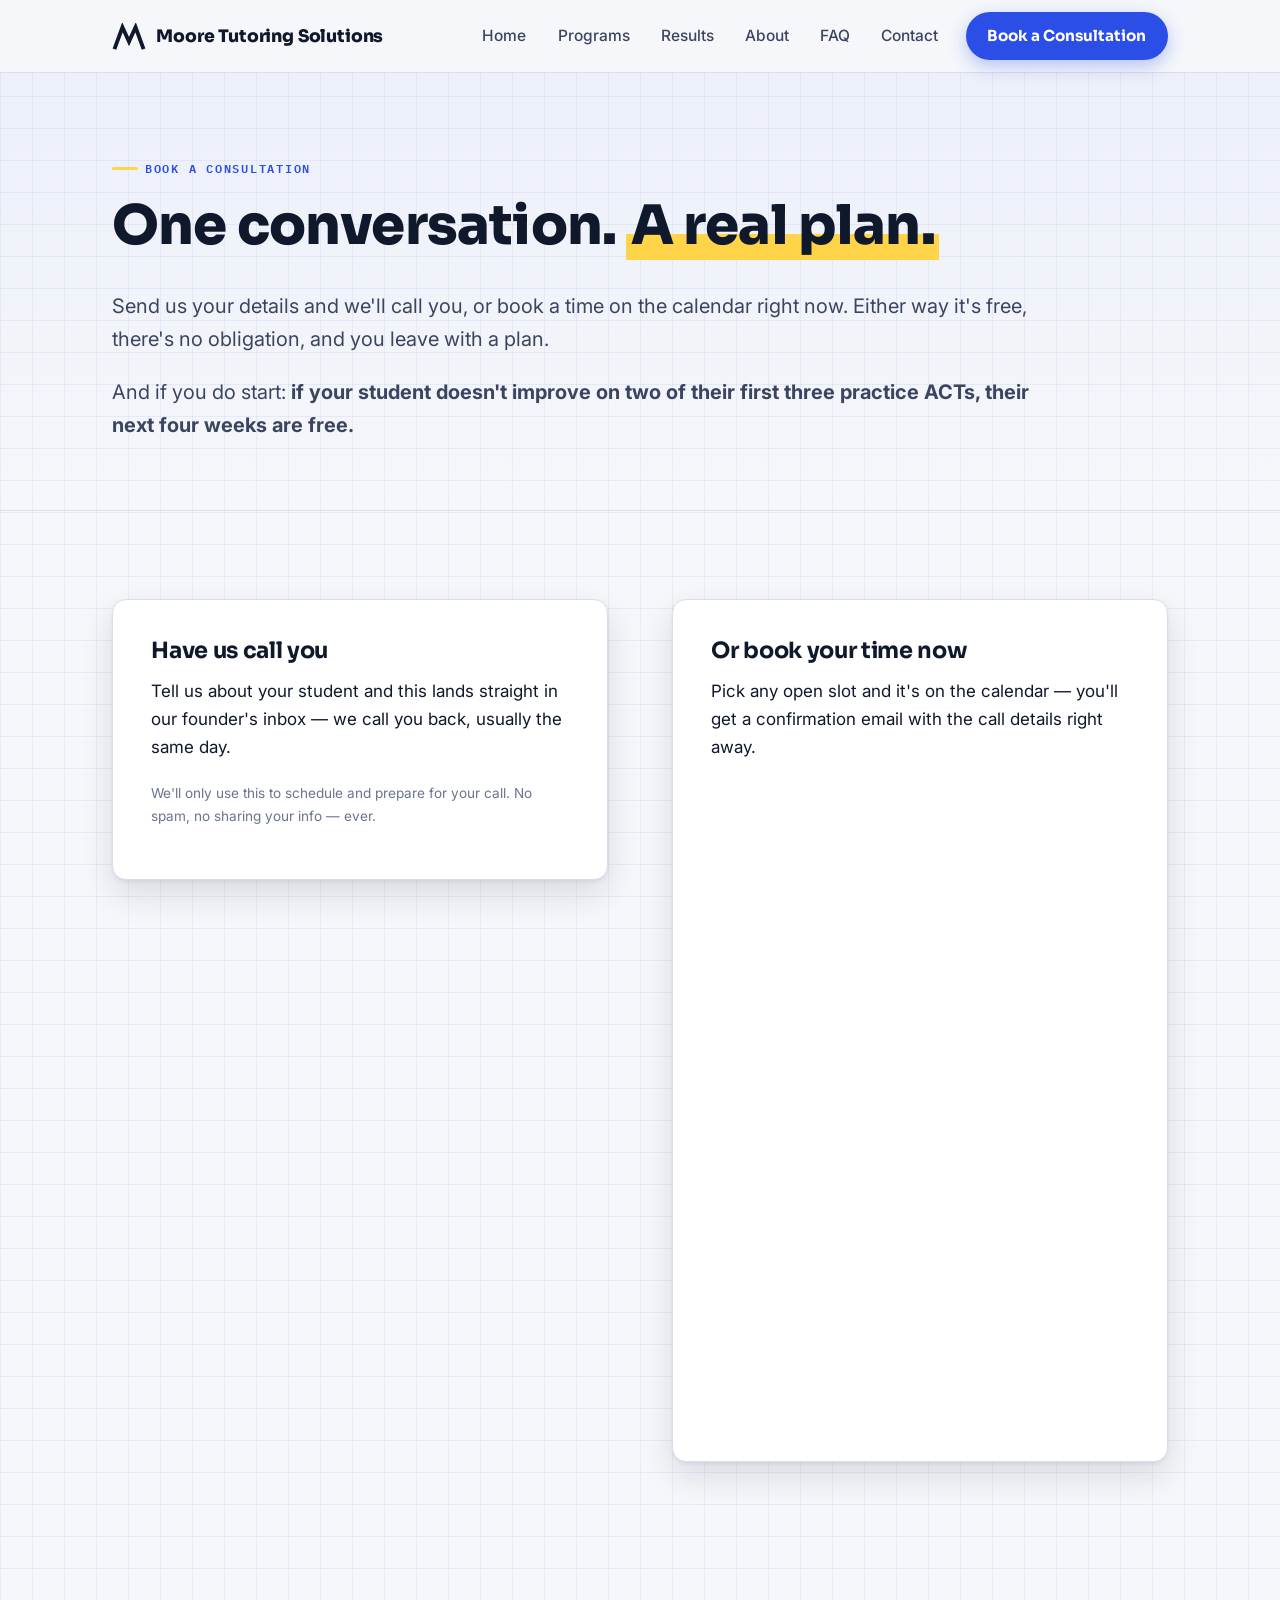
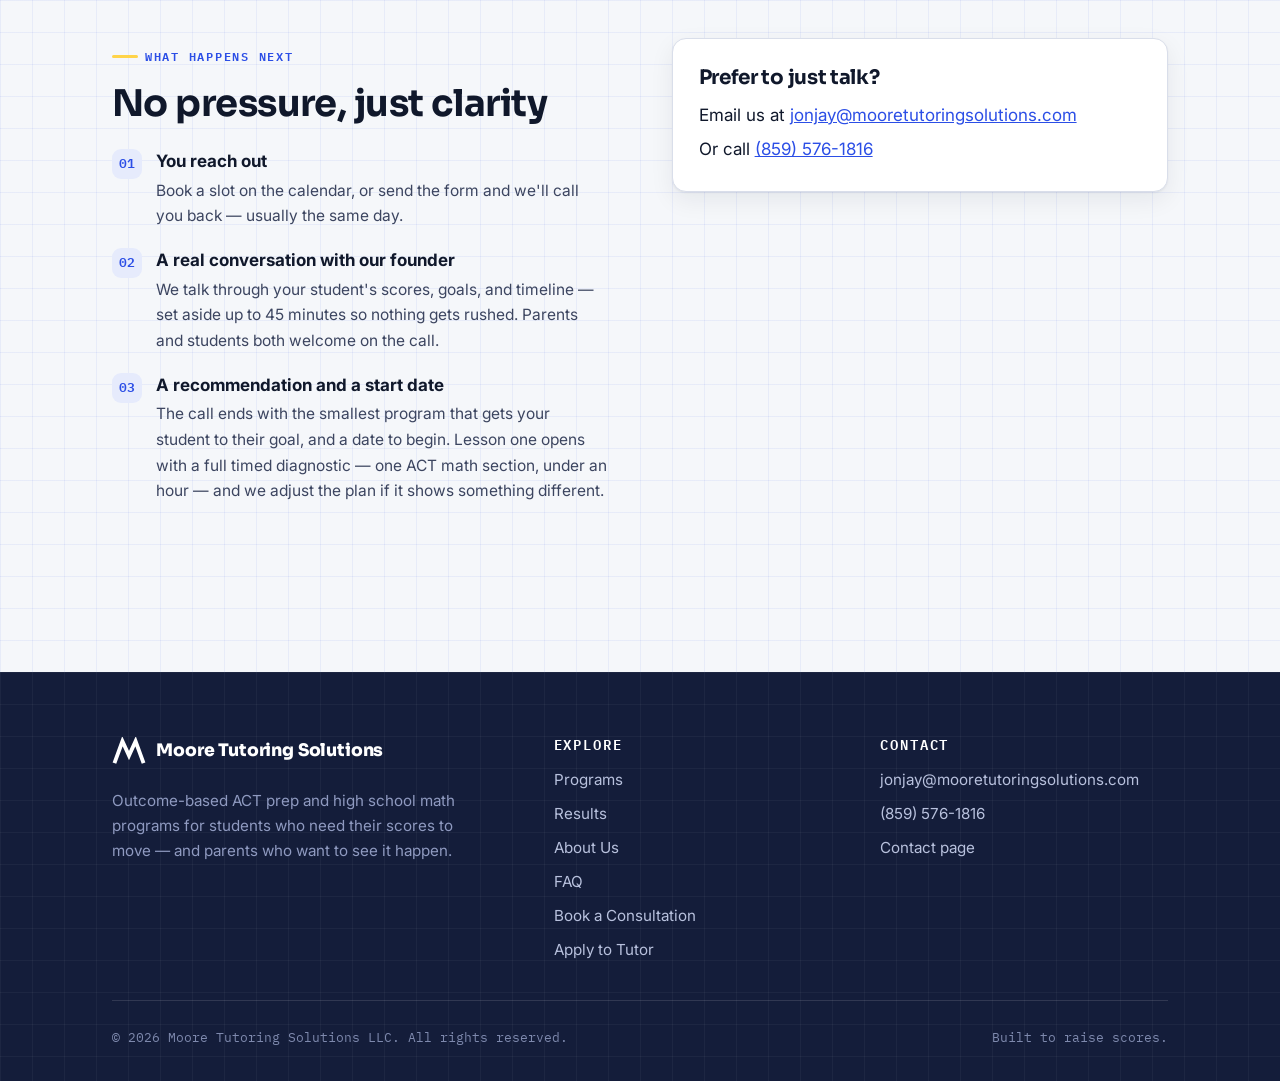
<file: book.html>
<!DOCTYPE html>
<html lang="en">
<head>
  <meta charset="UTF-8">
  <meta name="viewport" content="width=device-width, initial-scale=1.0">
  <title>Book a Free Consultation — Moore Tutoring Solutions</title>
  <meta name="description" content="Book a free consultation with Moore Tutoring Solutions. Tell us about your student and we'll map out a plan for their ACT score or math grade — no pressure, no obligation.">
  <link rel="preconnect" href="https://fonts.googleapis.com">
  <link rel="preconnect" href="https://fonts.gstatic.com" crossorigin>
  <link href="https://fonts.googleapis.com/css2?family=Inter:wght@400;500;600&family=Sora:wght@600;700;800&family=IBM+Plex+Mono:wght@500;600;700&display=swap" rel="stylesheet">
  <link rel="stylesheet" href="css/styles.css">
  <!-- Calendly scheduler - powers every Book a Consultation button -->
  <link rel="stylesheet" href="https://assets.calendly.com/assets/external/widget.css">
  <link rel="icon" href="/favicon.ico" sizes="48x48">
  <link rel="icon" href="/favicon.svg" type="image/svg+xml">
  <link rel="icon" href="/favicon-192.png" type="image/png" sizes="192x192">
  <link rel="apple-touch-icon" href="/apple-touch-icon.png">
</head>
<body>
  <a class="skip-link" href="#main">Skip to main content</a>

  <header class="site-header">
    <div class="wrap nav">
      <a class="brand" href="index.html">
        <svg class="brand__mark" width="34" height="27" viewBox="0 0 44 34" aria-hidden="true"><path d="M4 31 13.5 5 22 23.5 30.5 5 40 31" fill="none" stroke="currentColor" stroke-width="5" stroke-linejoin="miter" stroke-linecap="square"/></svg>
        <span>Moore Tutoring Solutions</span>
      </a>
      <button class="nav-toggle" aria-expanded="false" aria-controls="site-menu" aria-label="Open menu">
        <span class="nav-toggle__bars"></span>
      </button>
      <nav class="nav__menu" id="site-menu" aria-label="Main navigation">
        <ul class="nav__list">
          <li><a class="nav__link" href="index.html">Home</a></li>
          <li><a class="nav__link" href="programs.html">Programs</a></li>
          <li><a class="nav__link" href="results.html">Results</a></li>
          <li><a class="nav__link" href="about.html">About</a></li>
          <li><a class="nav__link" href="faq.html">FAQ</a></li>
          <li><a class="nav__link" href="contact.html">Contact</a></li>
          <li class="nav__cta"><a class="btn btn--primary" href="https://calendly.com/jonjay-mooretutoringsolutions/30min" data-calendly target="_blank" rel="noopener">Book a Consultation</a></li>
        </ul>
      </nav>
    </div>
  </header>

  <main id="main">

    <!-- ============ PAGE HERO ============ -->
    <section class="page-hero">
      <div class="wrap">
        <p class="eyebrow">Book a consultation</p>
        <h1>One conversation. <span class="mark">A real plan.</span></h1>
        <p class="lead">Send us your details and we'll call you, or book a time on the calendar right now. Either way it's free, there's no obligation, and you leave with a plan.</p>
        <!-- EDIT: the four-weeks-free promise. It is a real financial
             commitment and is repeated on index.html, programs.html,
             results.html, about.html and faq.html — reword it everywhere or
             nowhere. -->
        <p class="lead">And if you do start: <strong>if your student doesn't improve on two of their first three practice ACTs, their next four weeks are free.</strong></p>
      </div>
    </section>

    <!-- ============ FORM + SCHEDULER ============ -->
    <section class="section">
      <div class="wrap split">

        <div>
          <div class="form-card">
            <h2 style="font-size:1.4rem">Have us call you</h2>
            <p style="margin-bottom:1.3rem">Tell us about your student and this lands straight in our founder's inbox — we call you back, usually the same day.</p>
            <!-- ==============================================================
                 HUBSPOT LEAD CAPTURE FORM
                 Submissions create a contact record in HubSpot automatically
                 (portal 246945114) and HubSpot emails you on every submission.
                 Fields: parent name, email, phone, student name, grade,
                 subject, and the "what's going on" message.

                 To change fields or wording, edit the form inside HubSpot —
                 do NOT edit it here. This snippet just renders it.
                 HubSpot > Marketing > Forms > "MTS Lead Capture - Student Info"

                 The previous FormSubmit version is saved in _backups/ if you
                 ever want it back.
                 ============================================================== -->
            <script src="https://js-na2.hsforms.net/forms/embed/246945114.js" defer></script>
            <div class="hs-form-frame"
                 data-region="na2"
                 data-form-id="dd3412a9-8070-4d83-a8b5-effba737fd49"
                 data-portal-id="246945114"></div>
            <p class="form-note">We'll only use this to schedule and prepare for your call. No spam, no sharing your info — ever.</p>
          </div>
        </div>

        <div>
          <div class="form-card">
            <h2 style="font-size:1.4rem">Or book your time now</h2>
            <p style="margin-bottom:1.3rem">Pick any open slot and it's on the calendar — you'll get a confirmation email with the call details right away.</p>
            <!-- ==============================================================
                 CALENDLY SCHEDULER
                 To book a different meeting type, paste the new Calendly
                 address into data-url below (Calendly > Share > Embed), then
                 find-and-replace the old address across the other .html files
                 so every button matches.
                 ============================================================== -->
            <div class="calendly-inline-widget"
                 data-url="https://calendly.com/jonjay-mooretutoringsolutions/30min"
                 style="min-width:280px;height:640px"></div>
            <noscript>
              <p>Scheduling needs JavaScript turned on.
                <a href="https://calendly.com/jonjay-mooretutoringsolutions/30min">Open the calendar in a new tab</a>
                or call <a href="tel:+18595761816">(859) 576-1816</a>.</p>
            </noscript>
          </div>
        </div>

      </div>
    </section>

    <!-- ============ WHAT HAPPENS NEXT ============ -->
    <section class="section">
      <div class="wrap split">

        <div>
          <p class="eyebrow">What happens next</p>
          <h2>No pressure, just clarity</h2>
          <ul class="check-rows">
            <li class="reveal">
              <span class="dot" aria-hidden="true">01</span>
              <div>
                <strong>You reach out</strong>
                <p>Book a slot on the calendar, or send the form and we'll call you back — usually the same day.</p>
              </div>
            </li>
            <li class="reveal">
              <span class="dot" aria-hidden="true">02</span>
              <div>
                <strong>A real conversation with our founder</strong>
                <p>We talk through your student's scores, goals, and timeline — set aside up to 45 minutes so nothing gets rushed. Parents and students both welcome on the call.</p>
              </div>
            </li>
            <li class="reveal">
              <span class="dot" aria-hidden="true">03</span>
              <div>
                <strong>A recommendation and a start date</strong>
                <p>The call ends with the smallest program that gets your student to their goal, and a date to begin. Lesson one opens with a full timed diagnostic — one ACT math section, under an hour — and we adjust the plan if it shows something different.</p>
              </div>
            </li>
          </ul>
        </div>

        <div>
          <div class="card">
            <h3 style="margin-top:0">Prefer to just talk?</h3>
            <p style="margin-bottom:0.4rem">Email us at <a href="mailto:jonjay@mooretutoringsolutions.com">jonjay@mooretutoringsolutions.com</a></p>
            <p style="margin-bottom:0">Or call <a href="tel:+18595761816">(859) 576-1816</a></p>
          </div>
        </div>

      </div>
    </section>

  </main>

  <footer class="site-footer">
    <div class="wrap">
      <div class="footer-grid">
        <div>
          <a class="brand" href="index.html">
            <svg class="brand__mark" width="34" height="27" viewBox="0 0 44 34" aria-hidden="true"><path d="M4 31 13.5 5 22 23.5 30.5 5 40 31" fill="none" stroke="currentColor" stroke-width="5" stroke-linejoin="miter" stroke-linecap="square"/></svg>
            <span>Moore Tutoring Solutions</span>
          </a>
          <p class="footer-tagline">Outcome-based ACT prep and high school math programs for students who need their scores to move — and parents who want to see it happen.</p>
        </div>
        <div>
          <h4>Explore</h4>
          <ul class="footer-links">
            <li><a href="programs.html">Programs</a></li>
            <li><a href="results.html">Results</a></li>
            <li><a href="about.html">About Us</a></li>
            <li><a href="faq.html">FAQ</a></li>
            <li><a href="https://calendly.com/jonjay-mooretutoringsolutions/30min" data-calendly target="_blank" rel="noopener">Book a Consultation</a></li>
            <li><a href="apply.html">Apply to Tutor</a></li>
          </ul>
        </div>
        <div>
          <h4>Contact</h4>
          <ul class="footer-links">
            <li><a href="mailto:jonjay@mooretutoringsolutions.com">jonjay@mooretutoringsolutions.com</a></li>
            <li><a href="tel:+18595761816">(859) 576-1816</a></li>
            <li><a href="contact.html">Contact page</a></li>
          </ul>
        </div>
      </div>
      <div class="footer-bottom">
        <span>© <span data-year>2026</span> Moore Tutoring Solutions LLC. All rights reserved.</span>
        <span>Built to raise scores.</span>
      </div>
    </div>
  </footer>

  <script src="https://assets.calendly.com/assets/external/widget.js" async></script>
  <script src="js/main.js"></script>
  <script src="js/editor.js"></script>
</body>
</html>
</file>
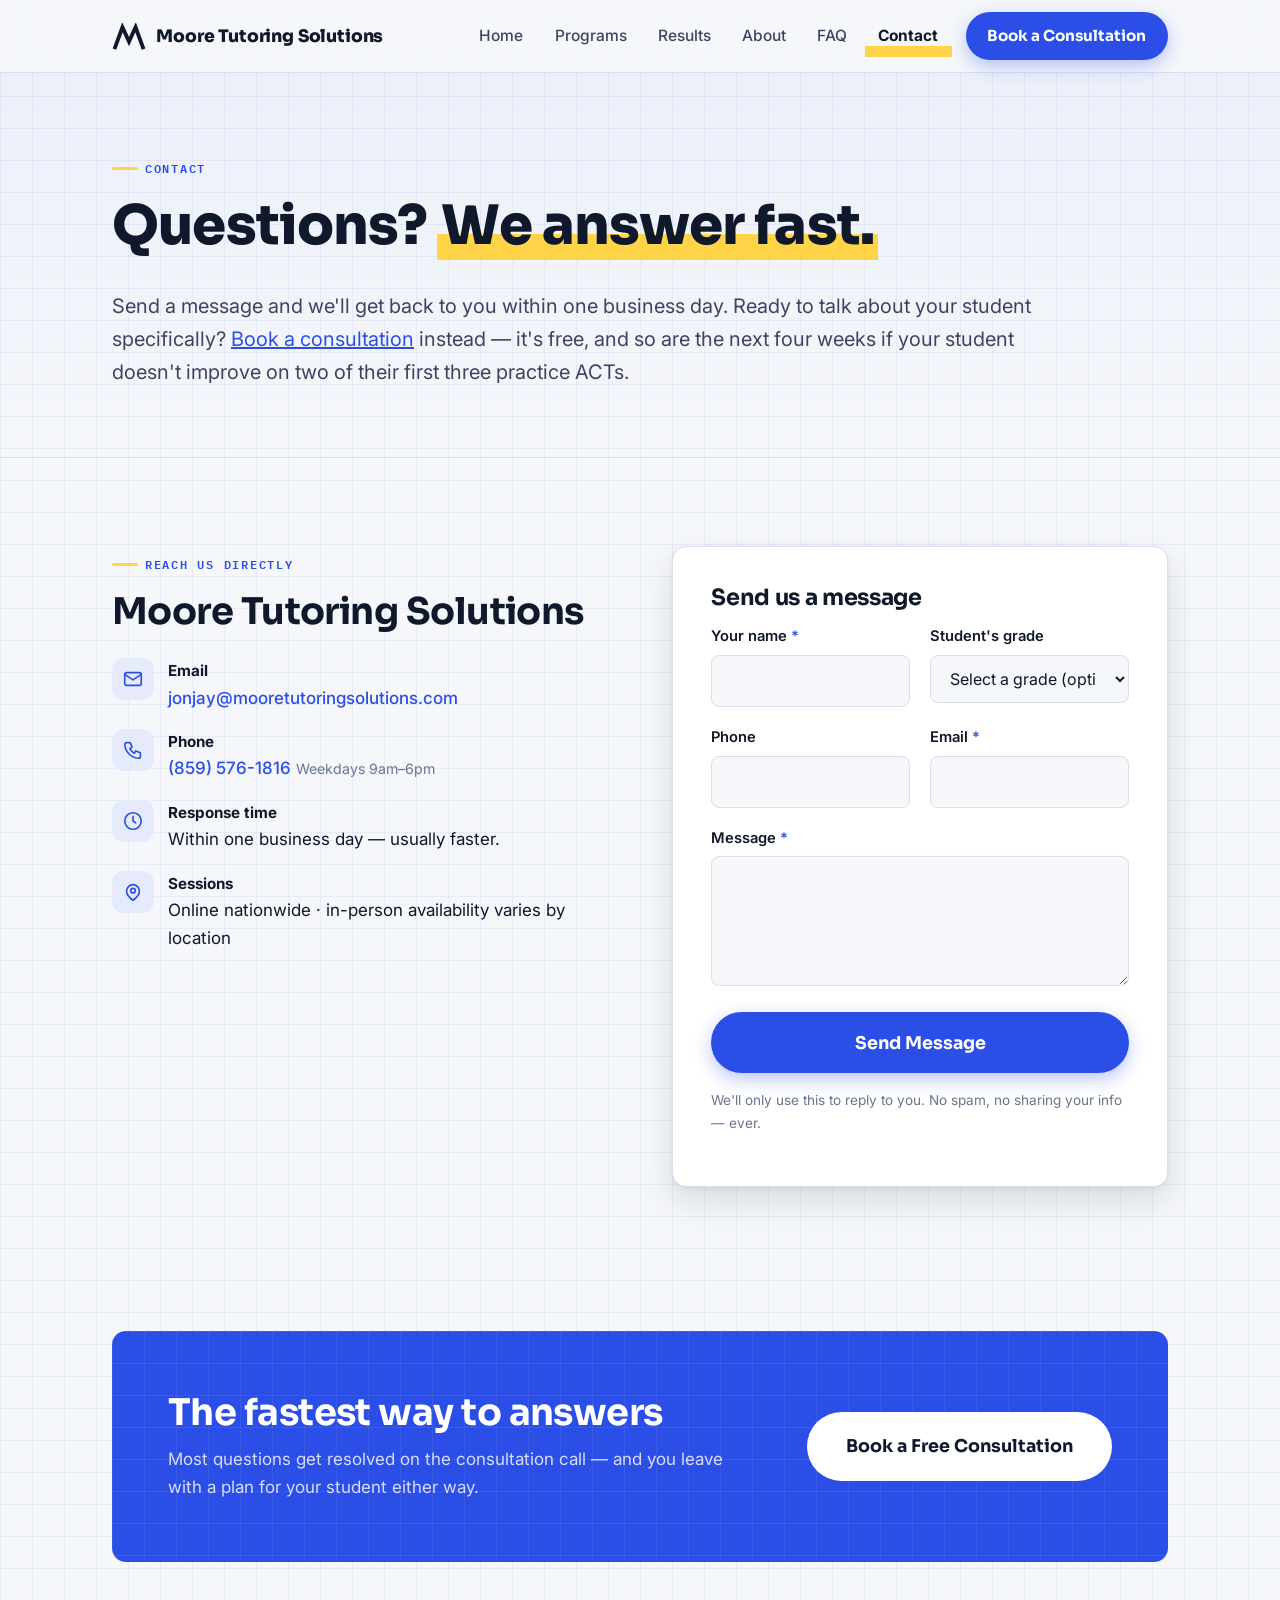
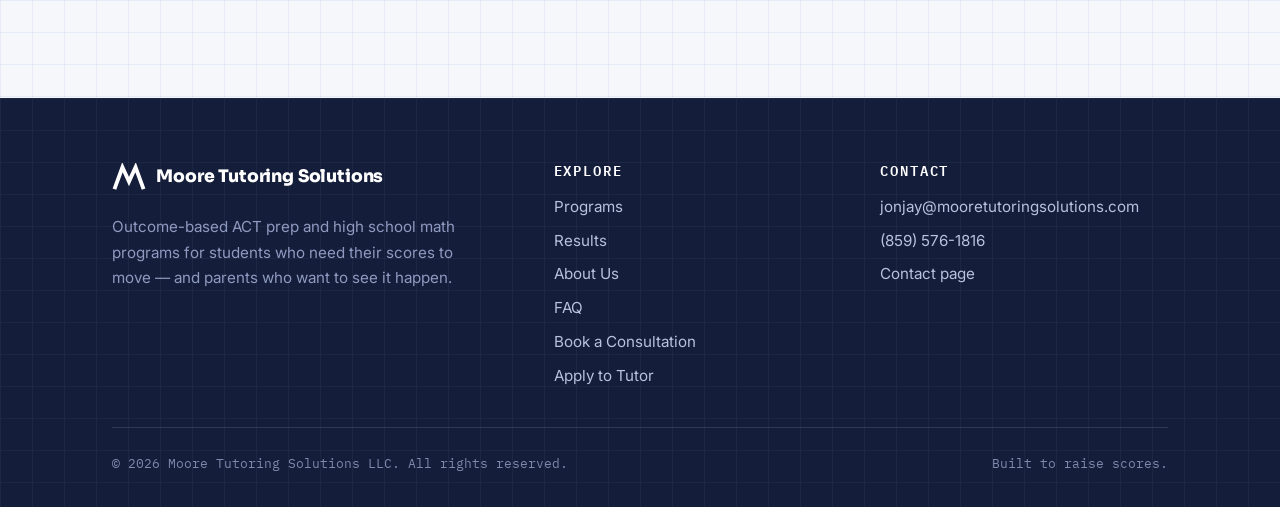
<file: contact.html>
<!DOCTYPE html>
<html lang="en">
<head>
  <meta charset="UTF-8">
  <meta name="viewport" content="width=device-width, initial-scale=1.0">
  <title>Contact — Moore Tutoring Solutions</title>
  <meta name="description" content="Get in touch with Moore Tutoring Solutions — questions about ACT prep, math tutoring, or our programs. We respond within one business day.">
  <link rel="preconnect" href="https://fonts.googleapis.com">
  <link rel="preconnect" href="https://fonts.gstatic.com" crossorigin>
  <link href="https://fonts.googleapis.com/css2?family=Inter:wght@400;500;600&family=Sora:wght@600;700;800&family=IBM+Plex+Mono:wght@500;600;700&display=swap" rel="stylesheet">
  <link rel="stylesheet" href="css/styles.css">
  <!-- Calendly scheduler - powers every Book a Consultation button -->
  <link rel="stylesheet" href="https://assets.calendly.com/assets/external/widget.css">
  <link rel="icon" href="/favicon.ico" sizes="48x48">
  <link rel="icon" href="/favicon.svg" type="image/svg+xml">
  <link rel="icon" href="/favicon-192.png" type="image/png" sizes="192x192">
  <link rel="apple-touch-icon" href="/apple-touch-icon.png">
</head>
<body>
  <a class="skip-link" href="#main">Skip to main content</a>

  <header class="site-header">
    <div class="wrap nav">
      <a class="brand" href="index.html">
        <svg class="brand__mark" width="34" height="27" viewBox="0 0 44 34" aria-hidden="true"><path d="M4 31 13.5 5 22 23.5 30.5 5 40 31" fill="none" stroke="currentColor" stroke-width="5" stroke-linejoin="miter" stroke-linecap="square"/></svg>
        <span>Moore Tutoring Solutions</span>
      </a>
      <button class="nav-toggle" aria-expanded="false" aria-controls="site-menu" aria-label="Open menu">
        <span class="nav-toggle__bars"></span>
      </button>
      <nav class="nav__menu" id="site-menu" aria-label="Main navigation">
        <ul class="nav__list">
          <li><a class="nav__link" href="index.html">Home</a></li>
          <li><a class="nav__link" href="programs.html">Programs</a></li>
          <li><a class="nav__link" href="results.html">Results</a></li>
          <li><a class="nav__link" href="about.html">About</a></li>
          <li><a class="nav__link" href="faq.html">FAQ</a></li>
          <li><a class="nav__link" href="contact.html" aria-current="page">Contact</a></li>
          <li class="nav__cta"><a class="btn btn--primary" href="https://calendly.com/jonjay-mooretutoringsolutions/30min" data-calendly target="_blank" rel="noopener">Book a Consultation</a></li>
        </ul>
      </nav>
    </div>
  </header>

  <main id="main">

    <!-- ============ PAGE HERO ============ -->
    <section class="page-hero">
      <div class="wrap">
        <p class="eyebrow">Contact</p>
        <h1>Questions? <span class="mark">We answer fast.</span></h1>
        <p class="lead">Send a message and we'll get back to you within one business day. Ready to talk about your student specifically? <a href="https://calendly.com/jonjay-mooretutoringsolutions/30min" data-calendly target="_blank" rel="noopener">Book a consultation</a> instead — it's free, and so are the next four weeks if your student doesn't improve on two of their first three practice ACTs.</p>
      </div>
    </section>

    <!-- ============ CONTACT INFO + FORM ============ -->
    <section class="section">
      <div class="wrap split">

        <div>
          <p class="eyebrow">Reach us directly</p>
          <h2>Moore Tutoring Solutions</h2>
          <ul class="contact-list">
            <li>
              <span class="card__icon" aria-hidden="true">
                <svg width="22" height="22" viewBox="0 0 24 24" fill="none" stroke="currentColor" stroke-width="1.8" stroke-linecap="round" stroke-linejoin="round"><rect x="3" y="5" width="18" height="14" rx="2"/><path d="m3 7 9 6 9-6"/></svg>
              </span>
              <div>
                <strong>Email</strong>
                <a href="mailto:jonjay@mooretutoringsolutions.com">jonjay@mooretutoringsolutions.com</a>
              </div>
            </li>
            <li>
              <span class="card__icon" aria-hidden="true">
                <svg width="22" height="22" viewBox="0 0 24 24" fill="none" stroke="currentColor" stroke-width="1.8" stroke-linecap="round" stroke-linejoin="round"><path d="M5 4h4l2 5-2.5 1.5a12 12 0 0 0 5 5L15 13l5 2v4a2 2 0 0 1-2 2A16 16 0 0 1 3 6a2 2 0 0 1 2-2z"/></svg>
              </span>
              <div>
                <strong>Phone</strong>
                <a href="tel:+18595761816">(859) 576-1816</a>
                <small>Weekdays 9am–6pm</small>
              </div>
            </li>
            <li>
              <span class="card__icon" aria-hidden="true">
                <svg width="22" height="22" viewBox="0 0 24 24" fill="none" stroke="currentColor" stroke-width="1.8" stroke-linecap="round" stroke-linejoin="round"><circle cx="12" cy="12" r="9"/><path d="M12 7v5l3 2"/></svg>
              </span>
              <div>
                <strong>Response time</strong>
                <span>Within one business day — usually faster.</span>
              </div>
            </li>
            <li>
              <span class="card__icon" aria-hidden="true">
                <svg width="22" height="22" viewBox="0 0 24 24" fill="none" stroke="currentColor" stroke-width="1.8" stroke-linecap="round" stroke-linejoin="round"><path d="M12 21s-7-4.6-7-10a7 7 0 0 1 14 0c0 5.4-7 10-7 10z"/><circle cx="12" cy="10.5" r="2.5"/></svg>
              </span>
              <div>
                <strong>Sessions</strong>
                <!-- EDIT: adjust to how you actually operate (online only, local area, etc.) -->
                <span>Online nationwide · in-person availability varies by location</span>
              </div>
            </li>
          </ul>
        </div>

        <div>
          <div class="form-card">
            <h2 style="font-size:1.4rem">Send us a message</h2>
            <!-- ==============================================================
                 THIS FORM EMAILS YOU AUTOMATICALLY via formsubmit.co (free,
                 no account needed) — the same way the booking form on
                 book.html does. ONE-TIME SETUP: submit the form once
                 yourself, then click the "Activate" button in the email
                 FormSubmit sends to jonjay@mooretutoringsolutions.com.
                 After that, every message arrives in your inbox instantly.
                 ============================================================== -->
            <form data-mts-email name="contact" method="POST" action="https://formsubmit.co/jonjay@mooretutoringsolutions.com">
              <input type="hidden" name="_subject" value="New message from the website contact form">
              <input type="hidden" name="_template" value="table">
              <input type="hidden" name="_captcha" value="false">
              <input type="hidden" name="_next" value="https://mooretutoringsolutions.com/contact.html">
              <p style="display:none"><label>Don't fill this out: <input name="_honey"></label></p>
              <div class="form-grid">
                <div class="form-field">
                  <label for="c-name">Your name <span class="req" aria-hidden="true">*</span></label>
                  <input id="c-name" name="name" type="text" autocomplete="name" required>
                </div>
                <div class="form-field">
                  <label for="c-grade">Student's grade</label>
                  <select id="c-grade" name="student-grade">
                    <option value="" selected disabled>Select a grade (optional)</option>
                    <option>8th grade</option>
                    <option>9th grade (Freshman)</option>
                    <option>10th grade (Sophomore)</option>
                    <option>11th grade (Junior)</option>
                    <option>12th grade (Senior)</option>
                    <option>Other / not applicable</option>
                  </select>
                </div>
                <div class="form-field">
                  <label for="c-phone">Phone</label>
                  <input id="c-phone" name="phone" type="tel" autocomplete="tel">
                </div>
                <div class="form-field">
                  <label for="c-email">Email <span class="req" aria-hidden="true">*</span></label>
                  <input id="c-email" name="email" type="email" autocomplete="email" required>
                </div>
                <div class="form-field form-field--full">
                  <label for="c-message">Message <span class="req" aria-hidden="true">*</span></label>
                  <textarea id="c-message" name="message" required></textarea>
                </div>
                <div class="form-field form-field--full">
                  <button class="btn btn--primary btn--lg" type="submit" style="width:100%">Send Message</button>
                </div>
              </div>
              <p class="form-note">We'll only use this to reply to you. No spam, no sharing your info — ever.</p>
            </form>
            <div class="form-success" role="status">
              <strong>Message received — thank you!</strong> It's on its way to our founder's inbox, and we'll get back to you within one business day.
            </div>
            <div class="form-error" role="alert">
              <strong>Hmm — that didn't go through.</strong> Please call <a href="tel:+18595761816">(859) 576-1816</a> or email <a href="mailto:jonjay@mooretutoringsolutions.com">jonjay@mooretutoringsolutions.com</a> and we'll take it from there.
            </div>
          </div>
        </div>

      </div>
    </section>

    <!-- ============ CTA BAND ============ -->
    <section class="section section--tight">
      <div class="wrap">
        <div class="cta-band reveal">
          <div>
            <h2>The fastest way to answers</h2>
            <p>Most questions get resolved on the consultation call — and you leave with a plan for your student either way.</p>
          </div>
          <a class="btn btn--light btn--lg" href="https://calendly.com/jonjay-mooretutoringsolutions/30min" data-calendly target="_blank" rel="noopener">Book a Free Consultation</a>
        </div>
      </div>
    </section>

  </main>

  <footer class="site-footer">
    <div class="wrap">
      <div class="footer-grid">
        <div>
          <a class="brand" href="index.html">
            <svg class="brand__mark" width="34" height="27" viewBox="0 0 44 34" aria-hidden="true"><path d="M4 31 13.5 5 22 23.5 30.5 5 40 31" fill="none" stroke="currentColor" stroke-width="5" stroke-linejoin="miter" stroke-linecap="square"/></svg>
            <span>Moore Tutoring Solutions</span>
          </a>
          <p class="footer-tagline">Outcome-based ACT prep and high school math programs for students who need their scores to move — and parents who want to see it happen.</p>
        </div>
        <div>
          <h4>Explore</h4>
          <ul class="footer-links">
            <li><a href="programs.html">Programs</a></li>
            <li><a href="results.html">Results</a></li>
            <li><a href="about.html">About Us</a></li>
            <li><a href="faq.html">FAQ</a></li>
            <li><a href="https://calendly.com/jonjay-mooretutoringsolutions/30min" data-calendly target="_blank" rel="noopener">Book a Consultation</a></li>
            <li><a href="apply.html">Apply to Tutor</a></li>
          </ul>
        </div>
        <div>
          <h4>Contact</h4>
          <ul class="footer-links">
            <li><a href="mailto:jonjay@mooretutoringsolutions.com">jonjay@mooretutoringsolutions.com</a></li>
            <li><a href="tel:+18595761816">(859) 576-1816</a></li>
            <li><a href="contact.html">Contact page</a></li>
          </ul>
        </div>
      </div>
      <div class="footer-bottom">
        <span>© <span data-year>2026</span> Moore Tutoring Solutions LLC. All rights reserved.</span>
        <span>Built to raise scores.</span>
      </div>
    </div>
  </footer>

  <script src="https://assets.calendly.com/assets/external/widget.js" async></script>
  <script src="js/main.js"></script>
  <script src="js/editor.js"></script>
</body>
</html>
</file>
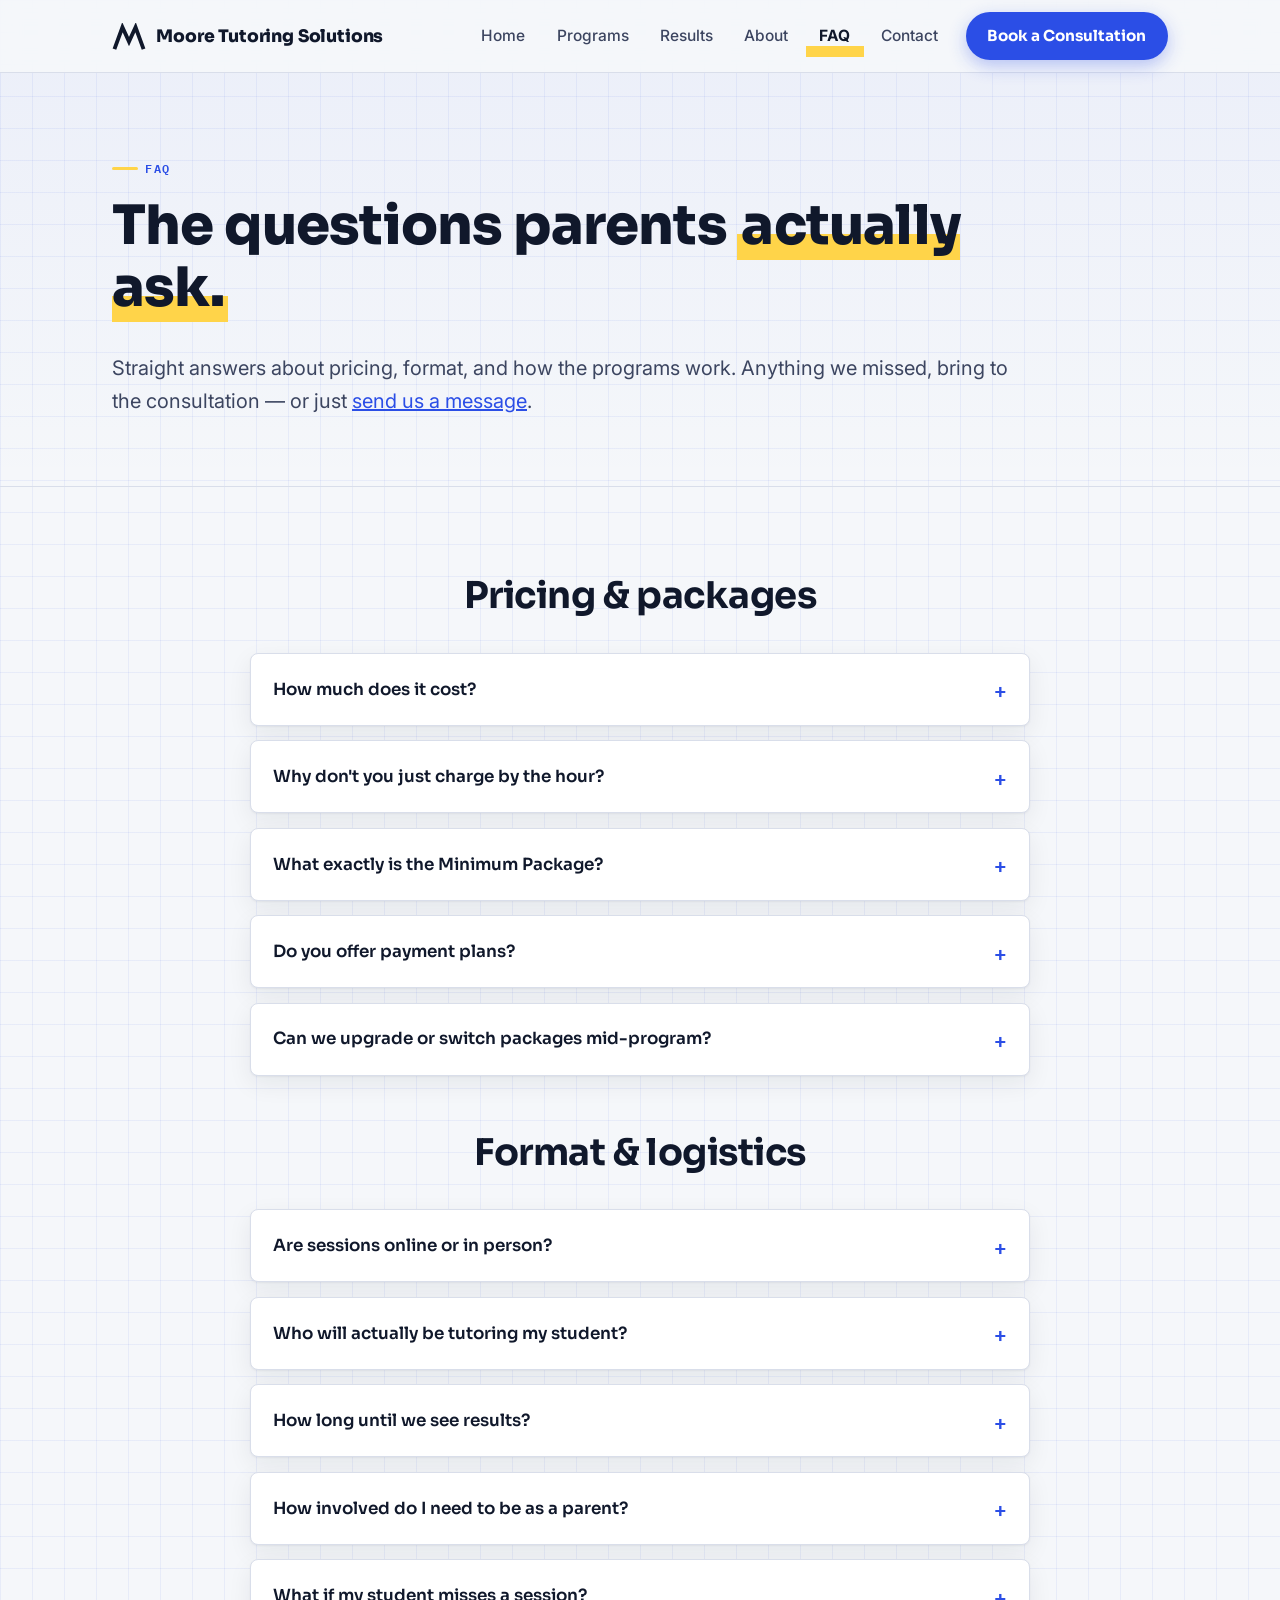
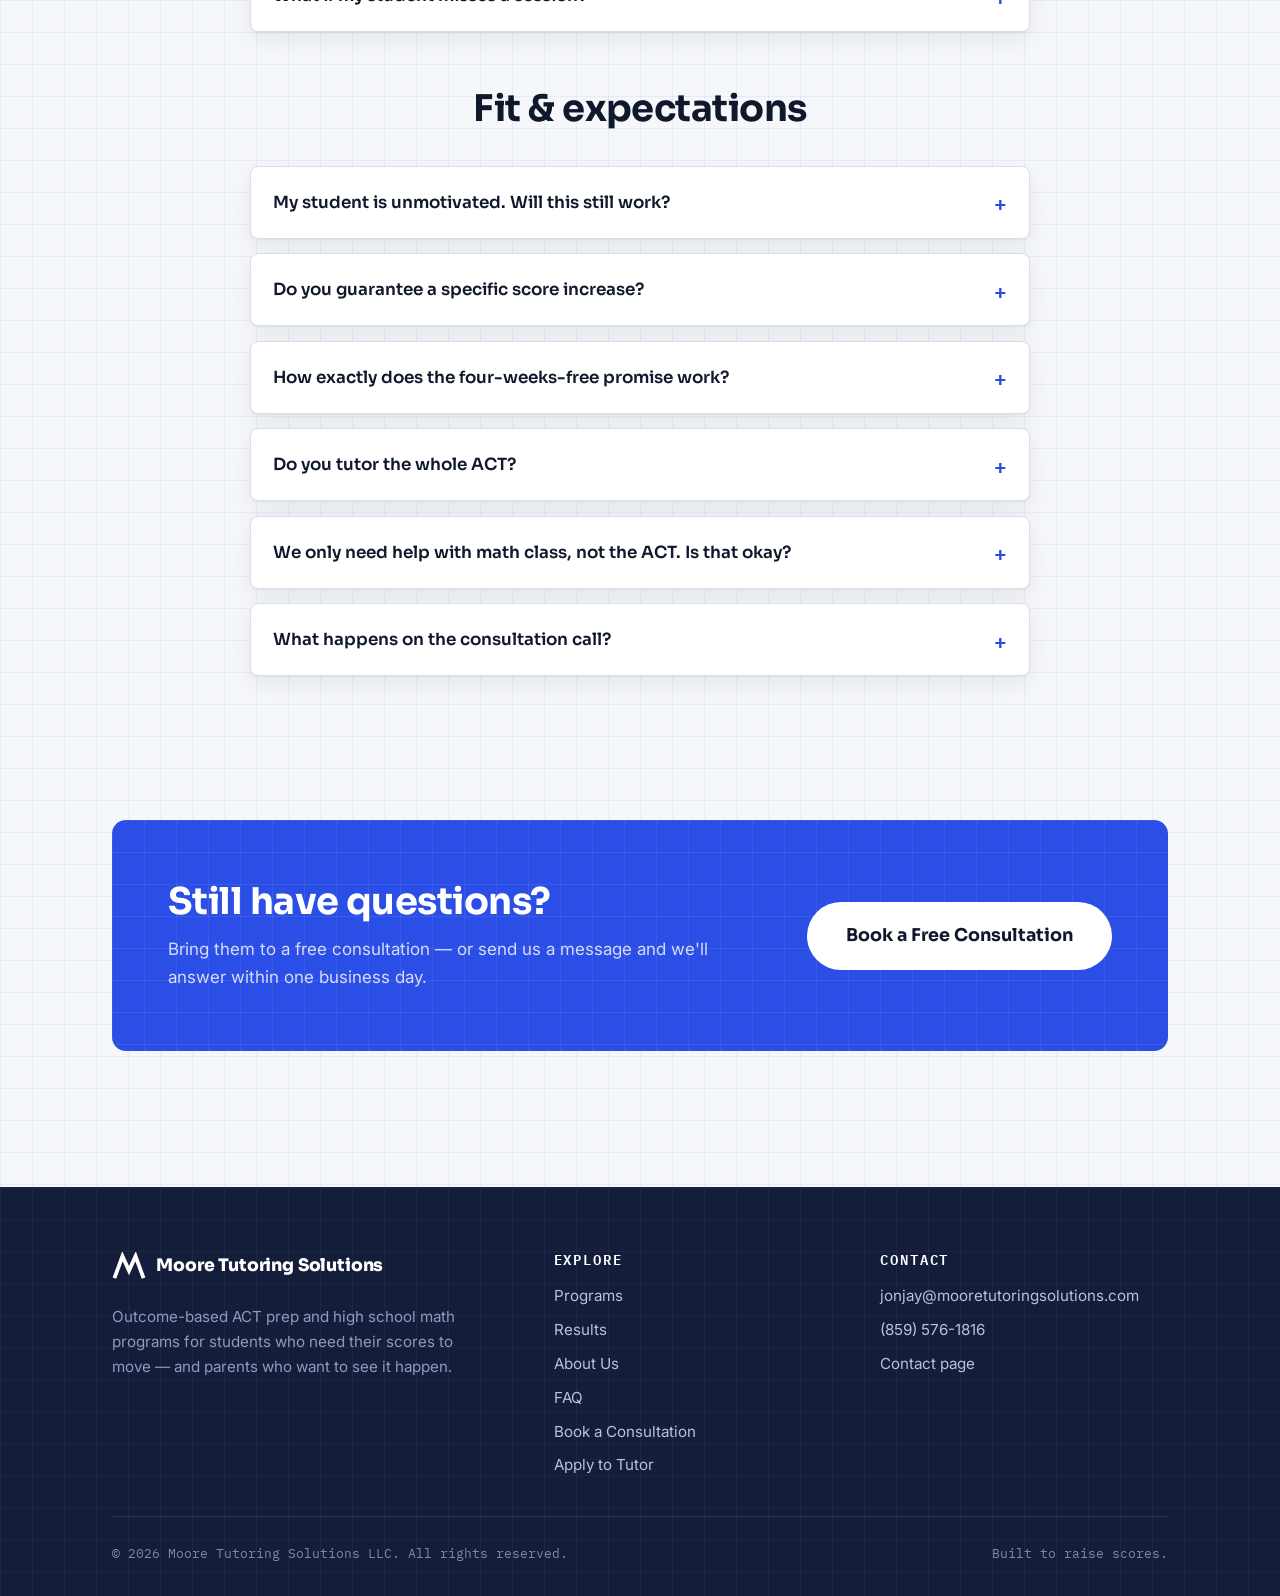
<file: faq.html>
<!DOCTYPE html>
<html lang="en">
<head>
  <meta charset="UTF-8">
  <meta name="viewport" content="width=device-width, initial-scale=1.0">
  <title>FAQ — Moore Tutoring Solutions</title>
  <meta name="description" content="Answers to common parent questions about Moore Tutoring Solutions' packages, pricing, session format, tutors, and how our outcome-based ACT and math programs work.">
  <link rel="preconnect" href="https://fonts.googleapis.com">
  <link rel="preconnect" href="https://fonts.gstatic.com" crossorigin>
  <link href="https://fonts.googleapis.com/css2?family=Inter:wght@400;500;600&family=Sora:wght@600;700;800&family=IBM+Plex+Mono:wght@500;600;700&display=swap" rel="stylesheet">
  <link rel="stylesheet" href="css/styles.css">
  <!-- Calendly scheduler - powers every Book a Consultation button -->
  <link rel="stylesheet" href="https://assets.calendly.com/assets/external/widget.css">
  <link rel="icon" href="/favicon.ico" sizes="48x48">
  <link rel="icon" href="/favicon.svg" type="image/svg+xml">
  <link rel="icon" href="/favicon-192.png" type="image/png" sizes="192x192">
  <link rel="apple-touch-icon" href="/apple-touch-icon.png">
</head>
<body>
  <a class="skip-link" href="#main">Skip to main content</a>

  <header class="site-header">
    <div class="wrap nav">
      <a class="brand" href="index.html">
        <svg class="brand__mark" width="34" height="27" viewBox="0 0 44 34" aria-hidden="true"><path d="M4 31 13.5 5 22 23.5 30.5 5 40 31" fill="none" stroke="currentColor" stroke-width="5" stroke-linejoin="miter" stroke-linecap="square"/></svg>
        <span>Moore Tutoring Solutions</span>
      </a>
      <button class="nav-toggle" aria-expanded="false" aria-controls="site-menu" aria-label="Open menu">
        <span class="nav-toggle__bars"></span>
      </button>
      <nav class="nav__menu" id="site-menu" aria-label="Main navigation">
        <ul class="nav__list">
          <li><a class="nav__link" href="index.html">Home</a></li>
          <li><a class="nav__link" href="programs.html">Programs</a></li>
          <li><a class="nav__link" href="results.html">Results</a></li>
          <li><a class="nav__link" href="about.html">About</a></li>
          <li><a class="nav__link" href="faq.html" aria-current="page">FAQ</a></li>
          <li><a class="nav__link" href="contact.html">Contact</a></li>
          <li class="nav__cta"><a class="btn btn--primary" href="https://calendly.com/jonjay-mooretutoringsolutions/30min" data-calendly target="_blank" rel="noopener">Book a Consultation</a></li>
        </ul>
      </nav>
    </div>
  </header>

  <main id="main">

    <!-- ============ PAGE HERO ============ -->
    <section class="page-hero">
      <div class="wrap">
        <p class="eyebrow">FAQ</p>
        <h1>The questions parents <span class="mark">actually ask.</span></h1>
        <p class="lead">Straight answers about pricing, format, and how the programs work. Anything we missed, bring to the consultation — or just <a href="contact.html">send us a message</a>.</p>
      </div>
    </section>

    <!-- ============ FAQ LIST ============ -->
    <section class="section">
      <div class="wrap">
        <h2 class="center">Pricing &amp; packages</h2>
        <div class="faq-list">
          <details class="faq-item reveal">
            <summary>How much does it cost?</summary>
            <div class="faq-item__body">
              <p>We sell programs, not hours, so the price depends on the outcome you're buying. The Minimum Package (a personalized self-paced study plan plus monthly practice tests) runs at a low monthly rate you can cancel anytime; the Score Builder and Premium Package are 12-week programs you can pay monthly or up front, and either way the fee covers everything — sessions, practice tests, materials, and reporting. Every exact price is listed on the <a href="programs.html">Programs page</a>, and the consultation tells you which one your student actually needs.</p>
            </div>
          </details>
          <details class="faq-item reveal">
            <summary>Why don't you just charge by the hour?</summary>
            <div class="faq-item__body">
              <p>Because hourly billing rewards the wrong thing. When a tutor is paid per hour, the incentive is more hours — not a finished result. Our programs have a defined goal and a defined end date, which puts the accountability where it belongs: on us. You know the total cost up front, and it never quietly grows.</p>
            </div>
          </details>
          <details class="faq-item reveal">
            <summary>What exactly is the Minimum Package?</summary>
            <div class="faq-item__body">
              <p>It's our deliberately low-cost entry point, and it's exactly two things: a personalized, self-paced study plan built for your student, and a monthly timed ACT practice test with a full score report so you can see whether the plan is working. It does not include tutoring sessions of any kind — that's what keeps it affordable. It's a genuinely good fit for self-motivated students, and many families start there before upgrading to one-on-one.</p>
            </div>
          </details>
          <details class="faq-item reveal">
            <summary>Do you offer payment plans?</summary>
            <div class="faq-item__body">
              <p>Yes. The Score Builder and Premium Package program fees can be split into monthly installments over the length of the program. We'll go over the options on your consultation call.</p>
            </div>
          </details>
          <details class="faq-item reveal">
            <summary>Can we upgrade or switch packages mid-program?</summary>
            <div class="faq-item__body">
              <p>Yes. Families often start with the Minimum Package and move up to one-on-one once they see the structure working. When you upgrade, what you've already paid counts toward the larger program — you're never penalized for starting small.</p>
            </div>
          </details>
        </div>

        <h2 class="center" style="margin-top:3.5rem">Format &amp; logistics</h2>
        <div class="faq-list">
          <details class="faq-item reveal">
            <summary>Are sessions online or in person?</summary>
            <div class="faq-item__body">
              <!-- EDIT: adjust this to match how you actually run sessions -->
              <p>Most sessions run online over video with a shared digital whiteboard, which lets us match your student to the best tutor for their need rather than the closest one. In-person options may be available depending on your location — ask on the consultation call.</p>
            </div>
          </details>
          <details class="faq-item reveal">
            <summary>Who will actually be tutoring my student?</summary>
            <div class="faq-item__body">
              <p>Two people, in two different roles. Jon Jay Moore, our founder, designs your student's program personally and reviews every progress report before it reaches you. The sessions themselves are run by a tutor Jon Jay selects — deliberately a recent high school graduate, because the material is still fresh in their head and students find someone a few years ahead of them far more relatable than an older instructor. If a match isn't clicking, we change it. No drama, no restart fee.</p>
            </div>
          </details>
          <details class="faq-item reveal">
            <summary>How long until we see results?</summary>
            <div class="faq-item__body">
              <p>Practice-test scores typically start moving within the first four to six weeks, once the diagnostic-driven plan takes hold. That's also why our shortest one-on-one program runs about three months — real, durable score gains need at least one full cycle of learn, practice, test, and adjust.</p>
            </div>
          </details>
          <details class="faq-item reveal">
            <summary>How involved do I need to be as a parent?</summary>
            <div class="faq-item__body">
              <p>Less than you'd think. You'll get progress reports on a regular cadence and a mid-program check-in call. The structure, scheduling, and accountability are our job — most parents tell us the best part is not having to be the homework police anymore.</p>
            </div>
          </details>
          <details class="faq-item reveal">
            <summary>What if my student misses a session?</summary>
            <div class="faq-item__body">
              <!-- EDIT: adjust to your real policy -->
              <p>Life happens — sessions rescheduled with at least 24 hours' notice are made up at no charge. Since you've bought a program rather than hours, a missed week doesn't burn money; we adjust the plan to keep the goal on track.</p>
            </div>
          </details>
        </div>

        <h2 class="center" style="margin-top:3.5rem">Fit &amp; expectations</h2>
        <div class="faq-list">
          <details class="faq-item reveal">
            <summary>My student is unmotivated. Will this still work?</summary>
            <div class="faq-item__body">
              <p>Often, yes — because "unmotivated" is usually what stuck looks like from the outside. Visible progress is the best motivator we know: when a student watches their practice score climb, effort follows. That said, we're honest in the consultation. If we don't think the timing is right, we'll say so.</p>
            </div>
          </details>
          <details class="faq-item reveal">
            <summary>Do you guarantee a specific score increase?</summary>
            <div class="faq-item__body">
              <p>No one can honestly guarantee a specific number on an official test, and we'd be skeptical of anyone who does. What we do promise is movement, and we put money behind it: <strong>if your student doesn't improve on two of their first three practice ACTs, their next four weeks are free.</strong> Beyond that you get a real diagnostic, a plan built for your student's target, measurement you can see, and a program we only take on if we believe the goal is reachable.</p>
            </div>
          </details>
          <details class="faq-item reveal">
            <summary>How exactly does the four-weeks-free promise work?</summary>
            <div class="faq-item__body">
              <!-- EDIT: this is a real financial promise — change the wording
                   here and it changes what you've committed to. The same
                   promise appears on index.html, programs.html, results.html,
                   about.html and book.html; keep them all saying the same
                   thing. -->
              <p>It's deliberately simple. Your student takes practice ACTs on a set cadence, starting with the timed diagnostic in lesson one. <strong>If they don't show improvement on two of their first three practice ACTs, we give you the next four weeks free.</strong> You don't have to file anything or argue about it — we're the ones scoring the tests, so we'll see it before you do and tell you.</p>
              <p>Two things make that a real promise rather than a slogan. Every test is timed under the same conditions, so the numbers are actually comparable. And you see the same score reports we do, which means you can check our math.</p>
            </div>
          </details>
          <details class="faq-item reveal">
            <summary>Do you tutor the whole ACT?</summary>
            <div class="faq-item__body">
              <p>No — and that's deliberate. We tutor ACT Math and the high school math behind it, period. On the enhanced ACT, the composite is the average of the English, Math, and Reading scores (Science is optional and doesn't count toward the composite), so math alone is a full third of the score — roughly every 3 points of math improvement moves the composite by about 1 point. It's also the most trainable section, and a practice focused on one section beats a generalist spread across all of them. If your student needs more composite points than math alone can deliver, we'll tell you that plainly on the consultation call.</p>
            </div>
          </details>
          <details class="faq-item reveal">
            <summary>We only need help with math class, not the ACT. Is that okay?</summary>
            <div class="faq-item__body">
              <p>Absolutely. Our math programs stand on their own for Algebra I, Algebra II, Geometry, and Precalculus. The bonus is that this is exactly the math the ACT tests — so if your student takes the ACT later, the foundation is already built.</p>
            </div>
          </details>
          <details class="faq-item reveal">
            <summary>What happens on the consultation call?</summary>
            <div class="faq-item__body">
              <p>It's a focused call with Jon Jay, our founder — set aside up to 45 minutes so nothing gets rushed. We'll talk through your student's current scores and grades, their target schools or goals, and their timeline. The call ends with a specific program recommendation and a start date — including, sometimes, the recommendation not to buy anything yet. Lesson one then opens with a full timed diagnostic (one ACT math section on the enhanced format, under an hour), and if it shows something different, we adjust the plan. There's no charge and no obligation. <a href="https://calendly.com/jonjay-mooretutoringsolutions/30min" data-calendly target="_blank" rel="noopener">Book yours here</a>.</p>
            </div>
          </details>
        </div>
      </div>
    </section>

    <!-- ============ CTA BAND ============ -->
    <section class="section section--tight">
      <div class="wrap">
        <div class="cta-band reveal">
          <div>
            <h2>Still have questions?</h2>
            <p>Bring them to a free consultation — or send us a message and we'll answer within one business day.</p>
          </div>
          <a class="btn btn--light btn--lg" href="https://calendly.com/jonjay-mooretutoringsolutions/30min" data-calendly target="_blank" rel="noopener">Book a Free Consultation</a>
        </div>
      </div>
    </section>

  </main>

  <footer class="site-footer">
    <div class="wrap">
      <div class="footer-grid">
        <div>
          <a class="brand" href="index.html">
            <svg class="brand__mark" width="34" height="27" viewBox="0 0 44 34" aria-hidden="true"><path d="M4 31 13.5 5 22 23.5 30.5 5 40 31" fill="none" stroke="currentColor" stroke-width="5" stroke-linejoin="miter" stroke-linecap="square"/></svg>
            <span>Moore Tutoring Solutions</span>
          </a>
          <p class="footer-tagline">Outcome-based ACT prep and high school math programs for students who need their scores to move — and parents who want to see it happen.</p>
        </div>
        <div>
          <h4>Explore</h4>
          <ul class="footer-links">
            <li><a href="programs.html">Programs</a></li>
            <li><a href="results.html">Results</a></li>
            <li><a href="about.html">About Us</a></li>
            <li><a href="faq.html">FAQ</a></li>
            <li><a href="https://calendly.com/jonjay-mooretutoringsolutions/30min" data-calendly target="_blank" rel="noopener">Book a Consultation</a></li>
            <li><a href="apply.html">Apply to Tutor</a></li>
          </ul>
        </div>
        <div>
          <h4>Contact</h4>
          <ul class="footer-links">
            <li><a href="mailto:jonjay@mooretutoringsolutions.com">jonjay@mooretutoringsolutions.com</a></li>
            <li><a href="tel:+18595761816">(859) 576-1816</a></li>
            <li><a href="contact.html">Contact page</a></li>
          </ul>
        </div>
      </div>
      <div class="footer-bottom">
        <span>© <span data-year>2026</span> Moore Tutoring Solutions LLC. All rights reserved.</span>
        <span>Built to raise scores.</span>
      </div>
    </div>
  </footer>

  <script src="https://assets.calendly.com/assets/external/widget.js" async></script>
  <script src="js/main.js"></script>
  <script src="js/editor.js"></script>
</body>
</html>
</file>
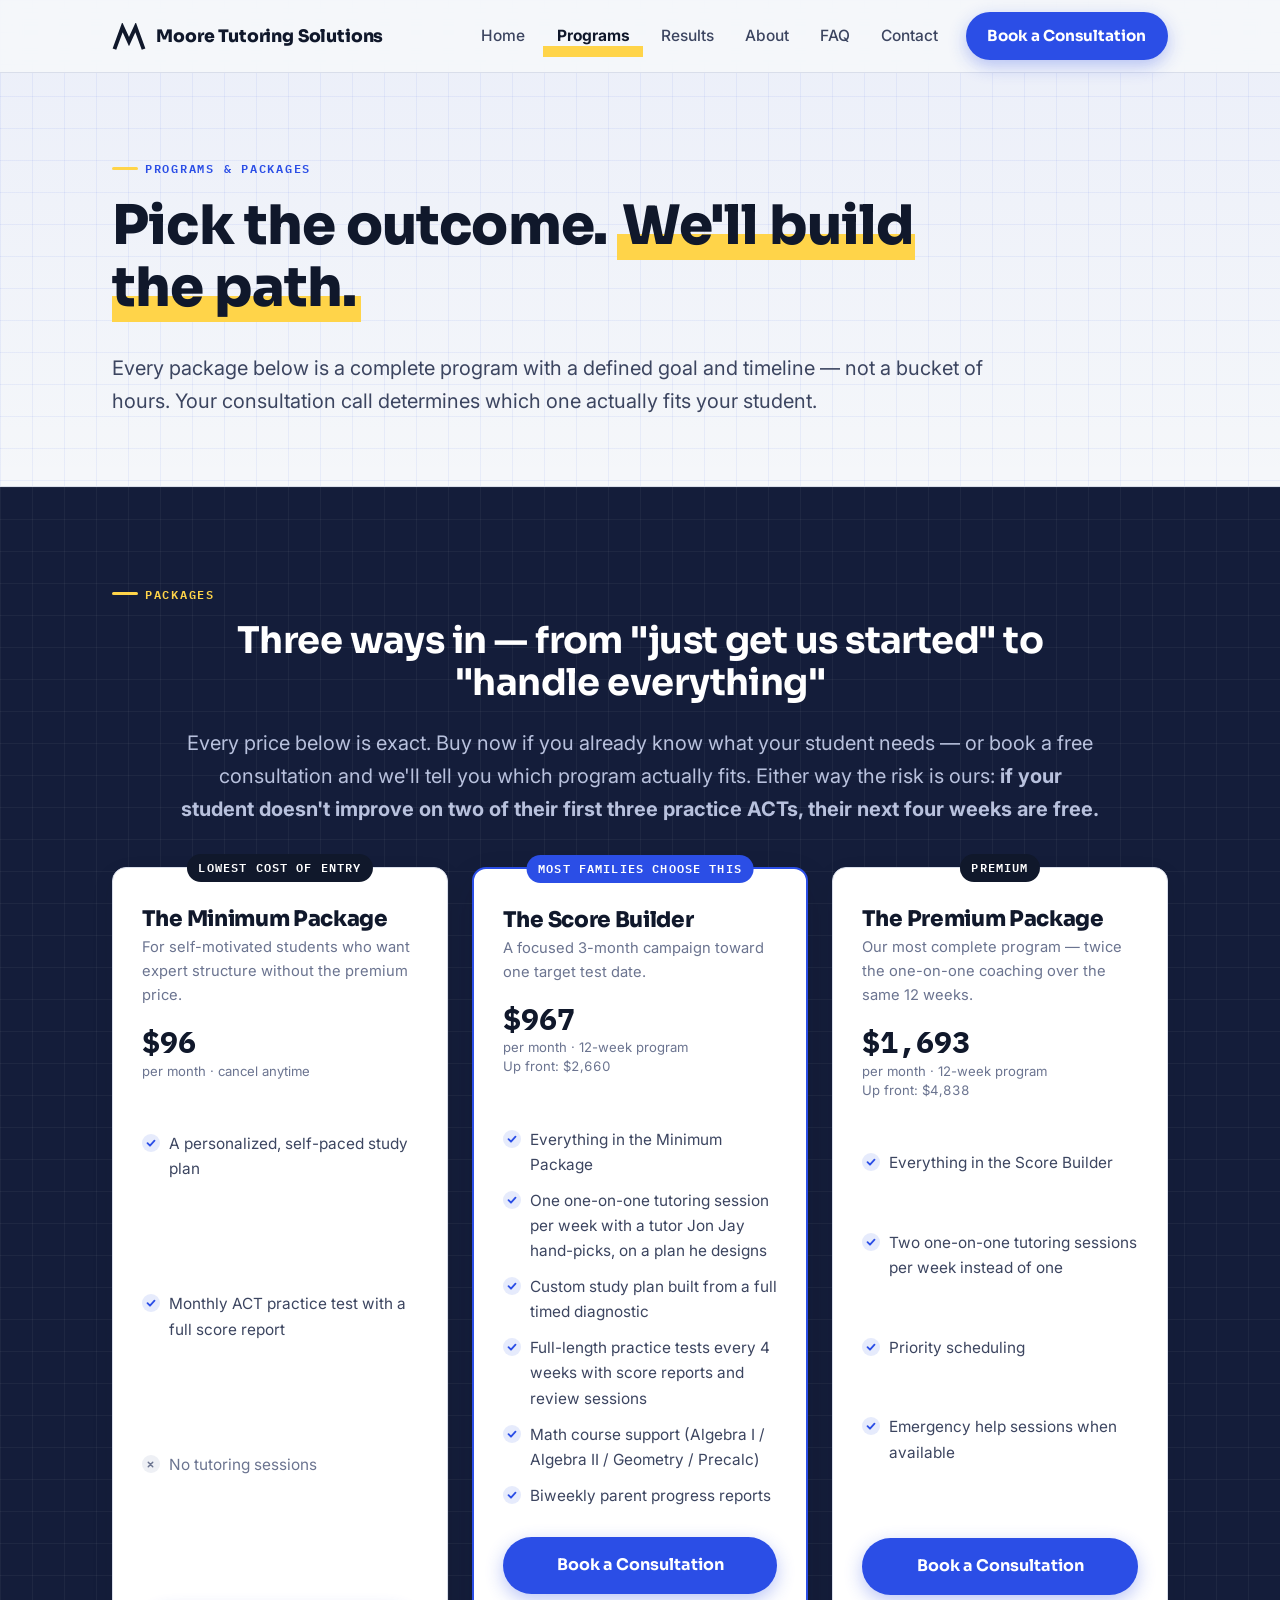
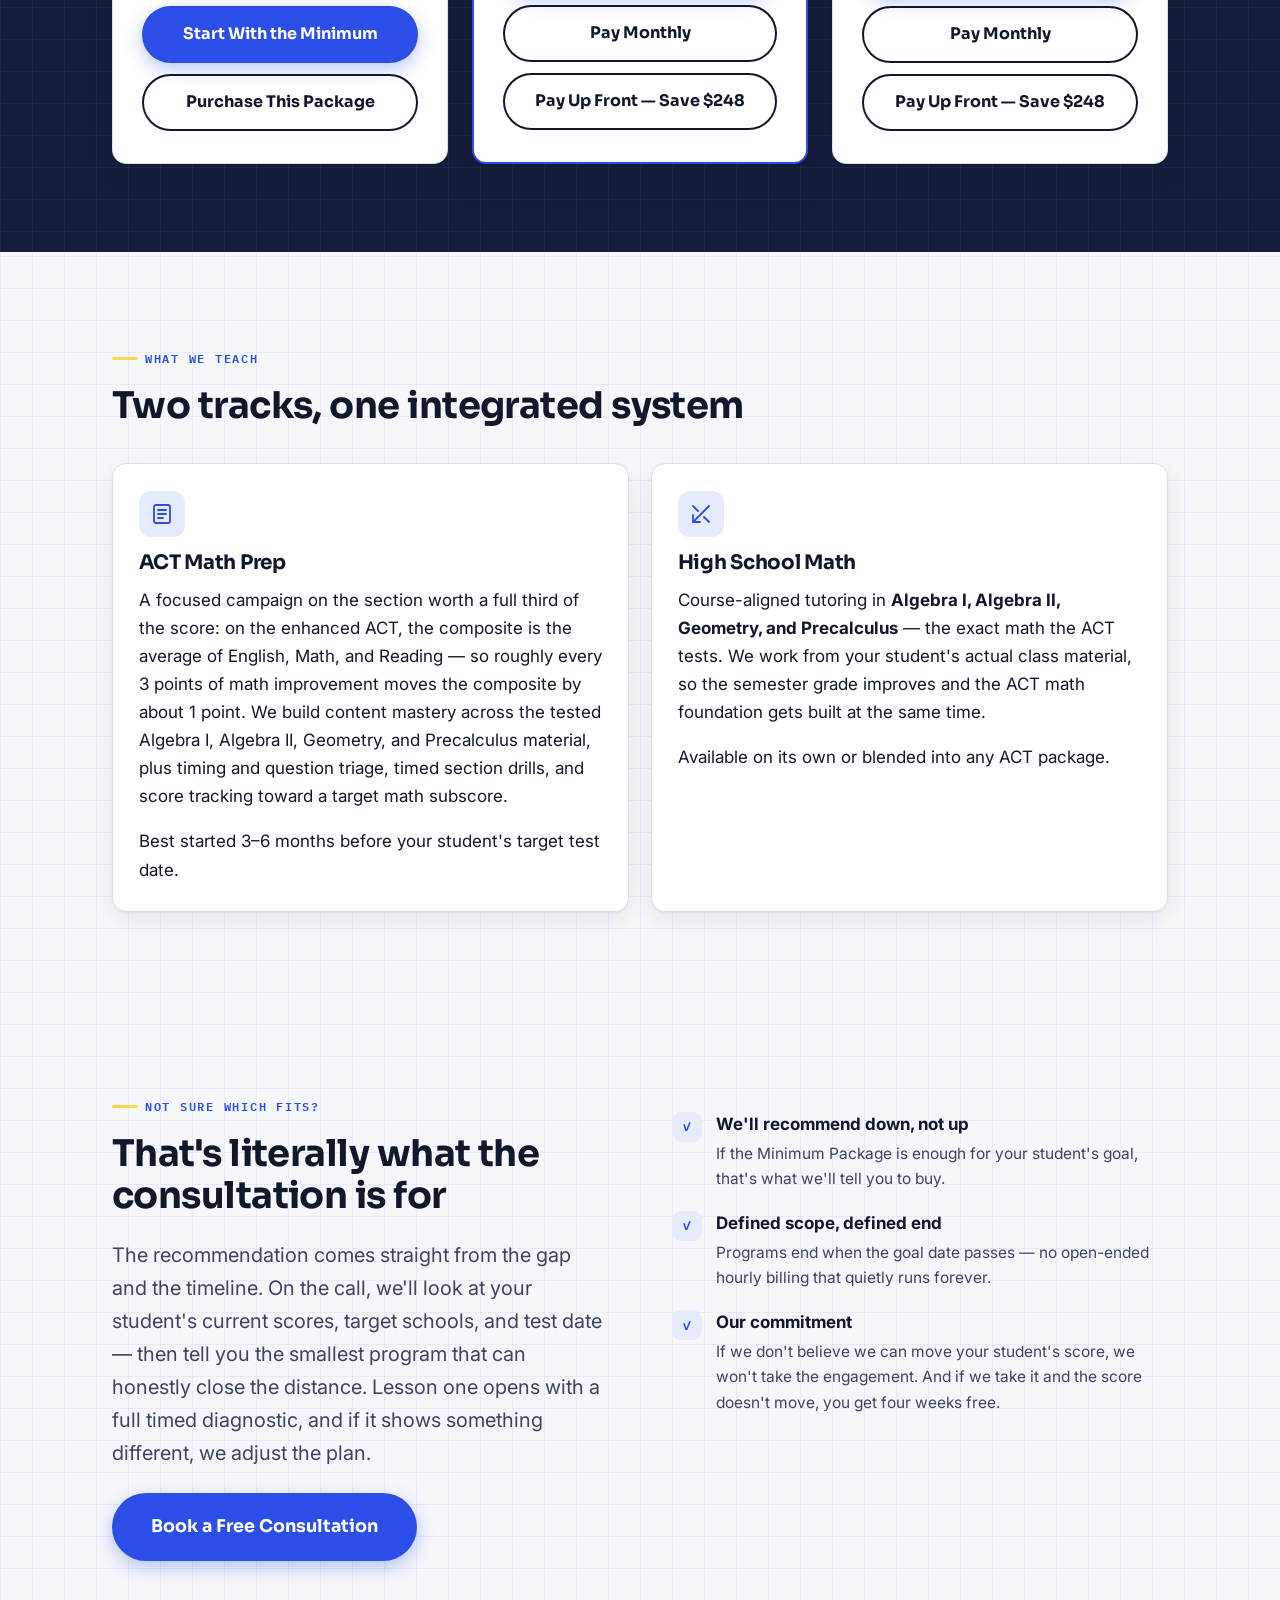
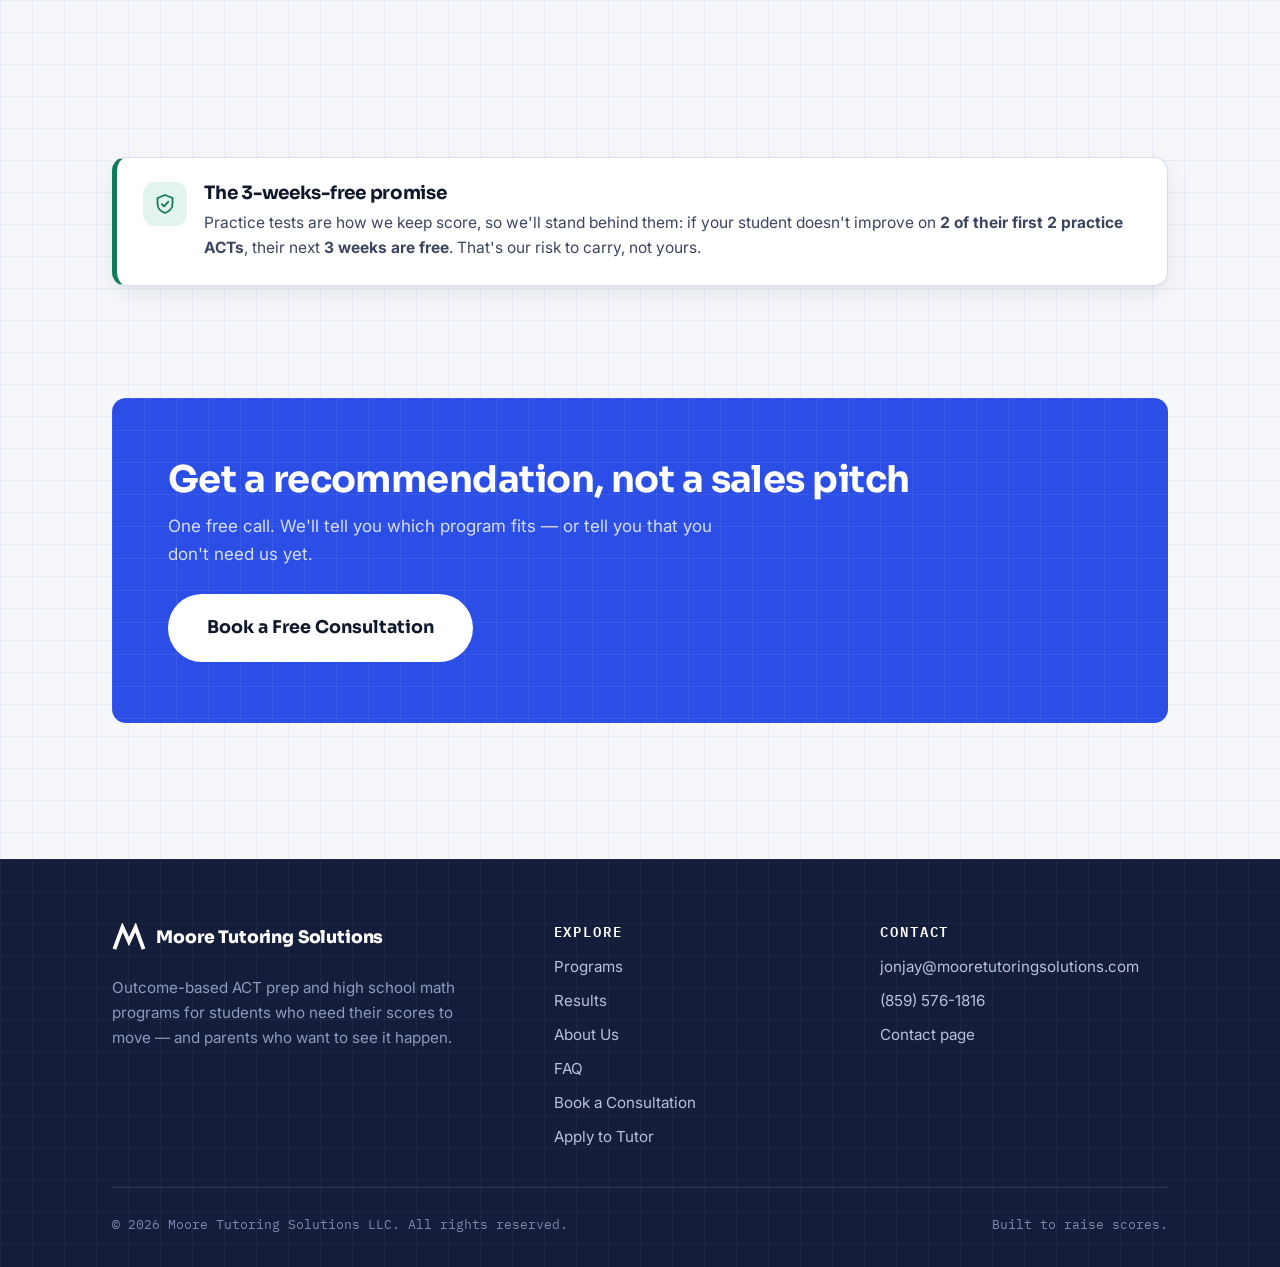
<file: programs.html>
<!DOCTYPE html>
<html lang="en"><head>
  <meta charset="UTF-8">
  <meta name="viewport" content="width=device-width, initial-scale=1.0">
  <title>Programs &amp; Packages — Moore Tutoring Solutions</title>
  <meta name="description" content="ACT prep and high school math programs from Moore Tutoring Solutions — from a low-cost self-paced Minimum Package to a premium 12-week program with twice-weekly one-on-one coaching. Outcome-based, not hourly.">
  <link rel="preconnect" href="https://fonts.googleapis.com">
  <link rel="preconnect" href="https://fonts.gstatic.com" crossorigin="">
  <link href="https://fonts.googleapis.com/css2?family=Inter:wght@400;500;600&amp;family=Sora:wght@600;700;800&amp;family=IBM+Plex+Mono:wght@500;600;700&amp;display=swap" rel="stylesheet">
  <link rel="stylesheet" href="css/styles.css">
  <!-- Calendly scheduler - powers every Book a Consultation button -->
  <link rel="stylesheet" href="https://assets.calendly.com/assets/external/widget.css">
  <link rel="icon" href="/favicon.ico" sizes="48x48">
  <link rel="icon" href="/favicon.svg" type="image/svg+xml">
  <link rel="icon" href="/favicon-192.png" type="image/png" sizes="192x192">
  <link rel="apple-touch-icon" href="/apple-touch-icon.png">
</head>
<body>
  <a class="skip-link" href="#main">Skip to main content</a>

  <header class="site-header">
    <div class="wrap nav">
      <a class="brand" href="index.html">
        <svg class="brand__mark" width="34" height="27" viewBox="0 0 44 34" aria-hidden="true"><path d="M4 31 13.5 5 22 23.5 30.5 5 40 31" fill="none" stroke="currentColor" stroke-width="5" stroke-linejoin="miter" stroke-linecap="square"></path></svg>
        <span>Moore Tutoring Solutions</span>
      </a>
      <button class="nav-toggle" aria-expanded="false" aria-controls="site-menu" aria-label="Open menu">
        <span class="nav-toggle__bars"></span>
      </button>
      <nav class="nav__menu" id="site-menu" aria-label="Main navigation">
        <ul class="nav__list">
          <li><a class="nav__link" href="index.html">Home</a></li>
          <li><a class="nav__link" href="programs.html" aria-current="page">Programs</a></li>
          <li><a class="nav__link" href="results.html">Results</a></li>
          <li><a class="nav__link" href="about.html">About</a></li>
          <li><a class="nav__link" href="faq.html">FAQ</a></li>
          <li><a class="nav__link" href="contact.html">Contact</a></li>
          <li class="nav__cta"><a class="btn btn--primary" href="https://calendly.com/jonjay-mooretutoringsolutions/30min" data-calendly="" target="_blank" rel="noopener">Book a Consultation</a></li>
        </ul>
      </nav>
    </div>
  </header>

  <main id="main">

    <!-- ============ PAGE HERO ============ -->
    <section class="page-hero">
      <div class="wrap">
        <p class="eyebrow">Programs &amp; Packages</p>
        <h1>Pick the outcome. <span class="mark">We'll build the path.</span></h1>
        <p class="lead">Every package below is a complete program with a defined goal and timeline — not a bucket of hours. Your consultation call determines which one actually fits your student.</p>
      </div>
    </section>

    <!-- ============ PACKAGE TIERS ============ -->
    <section class="section panel-dark">
      <div class="wrap">
        <p class="eyebrow">Packages</p>
        <h2 class="center" style="max-width:22em;margin-left:auto;margin-right:auto">Three ways in — from "just get us started" to "handle everything"</h2>
        <p class="lead center" style="margin-left:auto;margin-right:auto">Every price below is exact. Buy now if you already know what your student needs — or book a free consultation and we'll tell you which program actually fits. Either way the risk is ours: <strong>if your student doesn't improve on two of their first three practice ACTs, their next four weeks are free.</strong></p>

        <!-- ==============================================================
             PRICES AND PAYMENT BUTTONS — READ BEFORE EDITING.

             The prices shown below MUST match the prices in your Stripe
             dashboard. Verified matching on 2026-08-13. If you change a
             number here, you have to change it in Stripe too, or a parent
             will be charged something different from what the page promised.

             Note: the recurring prices bill EVERY 4 WEEKS, not calendar
             monthly. That is deliberate — 3 payments lands exactly at the
             end of the 12-week program. It does mean the Minimum Package
             bills 13 times a year, not 12.

             The pay buttons are LIVE Stripe Payment Links (buy.stripe.com)
             and take real money. To change one, edit that Payment Link in
             your Stripe dashboard rather than pasting a new address here.
             See README.md > "Getting paid (Stripe)".
             ============================================================== -->
        <div class="tiers">

          <!-- TIER 1: The Minimum Package (low-cost entry: self-paced, no live sessions) -->
          <article class="tier reveal">
            <span class="tier__flag tier__flag--muted">Lowest cost of entry</span>
            <h3 class="tier__name">The Minimum Package</h3>
            <p class="tier__tag">For self-motivated students who want expert structure without the premium price.</p>
            <p class="tier__price"><span data-countup="">$99</span><small>per month · cancel anytime</small></p>
            <ul class="tier__list">
              <li>A personalized, self-paced study plan</li>
              <li>Monthly ACT practice test with a full score report</li>
              <li class="tier__no">No tutoring sessions</li>
            </ul>
            <a class="btn btn--primary" href="https://calendly.com/jonjay-mooretutoringsolutions/30min" data-calendly="" target="_blank" rel="noopener">Start With the Minimum</a>
            <!-- Stripe: The Minimum Package — $99, recurring every 4 weeks -->
            <a class="btn btn--ghost" href="https://buy.stripe.com/dRmaEZ0BF79UfCY5nn1VK00" data-stripe-payment="" target="_blank" rel="noopener">Purchase This Package</a>
          </article>

          <!-- TIER 2: The Score Builder (featured — most families choose this) -->
          <article class="tier tier--featured reveal">
            <span class="tier__flag">Most families choose this</span>
            <h3 class="tier__name">The Score Builder</h3>
            <p class="tier__tag">A focused 3-month campaign toward one target test date.</p>
            <p class="tier__price"><span data-countup="">$999</span><small>per month · 12-week program</small><small>Up front: <span data-countup="">$2,749</span></small></p>
            <ul class="tier__list">
              <li>Everything in the Minimum Package</li>
              <li>One one-on-one tutoring session per week with a tutor Jon Jay hand-picks, on a plan he designs</li>
              <li>Custom study plan built from a full timed diagnostic</li>
              <li>Full-length practice tests every 4 weeks with score reports and review sessions</li>
              <li>Math course support (Algebra I / Algebra II / Geometry / Precalc)</li>
              <li>Biweekly parent progress reports</li>
            </ul>
            <a class="btn btn--primary" href="https://calendly.com/jonjay-mooretutoringsolutions/30min" data-calendly="" target="_blank" rel="noopener">Book a Consultation</a>
            <!-- Stripe: The Score Builder (Monthly) — $999, recurring every 4 weeks -->
            <a class="btn btn--ghost" href="https://buy.stripe.com/5kQfZjfwzgKuaiEaHH1VK01" data-stripe-payment="" target="_blank" rel="noopener">Pay Monthly</a>
            <!-- Stripe: The Score Builder (Up Front) — $2,749, one-time -->
            <a class="btn btn--ghost" href="https://buy.stripe.com/14A7sN84765QfCYaHH1VK02" data-stripe-payment="" target="_blank" rel="noopener">Pay Up Front — Save $248</a>
          </article>

          <!-- TIER 3: The Premium Package (12 weeks, twice-weekly 1-on-1) -->
          <article class="tier reveal">
            <span class="tier__flag tier__flag--muted">Premium</span>
            <h3 class="tier__name">The Premium Package</h3>
            <p class="tier__tag">Our most complete program — twice the one-on-one coaching over the same 12 weeks.</p>
            <p class="tier__price"><span data-countup="">$1,749</span><small>per month · 12-week program</small><small>Up front: <span data-countup="">$4,999</span></small></p>
            <ul class="tier__list">
              <li>Everything in the Score Builder</li>
              <li>Two one-on-one tutoring sessions per week instead of one</li>
              <li>Priority scheduling</li>
              <li>Emergency help sessions when available</li>
            </ul>
            <a class="btn btn--primary" href="https://calendly.com/jonjay-mooretutoringsolutions/30min" data-calendly="" target="_blank" rel="noopener">Book a Consultation</a>
            <!-- Stripe: The Premium Package (Monthly) — $1,749, recurring every 4 weeks -->
            <a class="btn btn--ghost" href="https://buy.stripe.com/7sY9AV98bgKu4Yk8zz1VK03" data-stripe-payment="" target="_blank" rel="noopener">Pay Monthly</a>
            <!-- Stripe: The Premium Package (Up Front) — $4,999, one-time.
                 NOTE: this is a NEW payment link created 2026-08-14. The old
                 link (…1VK04, $2,499) could not be repriced because it was
                 made with the Payment Links API and the dashboard refuses to
                 edit it, so it was rebuilt as this new link instead. The old
                 one still needs deactivating in Stripe — see README.md. -->
            <a class="btn btn--ghost" href="https://buy.stripe.com/aFa28t5VZ65Q76seXX1VK05" data-stripe-payment="" target="_blank" rel="noopener">Pay Up Front — Save $248</a>
          </article>
        </div>
      </div>
    </section>

    <!-- ============ WHAT WE TEACH ============ -->
    <section class="section">
      <div class="wrap">
        <p class="eyebrow">What we teach</p>
        <h2>Two tracks, one integrated system</h2>
        <div class="card-grid card-grid--2">
          <article class="card reveal">
            <div class="card__icon" aria-hidden="true">
              <svg width="24" height="24" viewBox="0 0 24 24" fill="none" stroke="currentColor" stroke-width="1.8" stroke-linecap="round" stroke-linejoin="round"><rect x="4" y="3" width="16" height="18" rx="2"></rect><path d="M8 8h8M8 12h8M8 16h5"></path></svg>
            </div>
            <h3>ACT Math Prep</h3>
            <p>A focused campaign on the section worth a full third of the score: on the enhanced ACT, the composite is the average of English, Math, and Reading — so roughly every 3 points of math improvement moves the composite by about 1 point. We build content mastery across the tested Algebra I, Algebra II, Geometry, and Precalculus material, plus timing and question triage, timed section drills, and score tracking toward a target math subscore.</p>
            <p>Best started 3–6 months before your student's target test date.</p>
          </article>
          <article class="card reveal">
            <div class="card__icon" aria-hidden="true">
              <svg width="24" height="24" viewBox="0 0 24 24" fill="none" stroke="currentColor" stroke-width="1.8" stroke-linecap="round" stroke-linejoin="round"><path d="M4 20 20 4M4 4l5 5M15 15l5 5"></path><path d="M4 13v7h7"></path></svg>
            </div>
            <h3>High School Math</h3>
            <p>Course-aligned tutoring in <strong>Algebra I, Algebra II, Geometry, and Precalculus</strong> — the exact math the ACT tests. We work from your student's actual class material, so the semester grade improves and the ACT math foundation gets built at the same time.</p>
            <p>Available on its own or blended into any ACT package.</p>
          </article>
        </div>
      </div>
    </section>

    <!-- ============ WHICH ONE / GUARANTEE-STYLE COMMITMENT ============ -->
    <section class="section">
      <div class="wrap split">
        <div>
          <p class="eyebrow">Not sure which fits?</p>
          <h2>That's literally what the consultation is for</h2>
          <p class="lead">The recommendation comes straight from the gap and the timeline. On the call, we'll look at your student's current scores, target schools, and test date — then tell you the smallest program that can honestly close the distance. Lesson one opens with a full timed diagnostic, and if it shows something different, we adjust the plan.</p>
          <p style="margin-top:1.4rem"><a class="btn btn--primary btn--lg" href="https://calendly.com/jonjay-mooretutoringsolutions/30min" data-calendly="" target="_blank" rel="noopener">Book a Free Consultation</a></p>
        </div>
        <ul class="check-rows">
          <li class="reveal">
            <span class="dot" aria-hidden="true">✓</span>
            <div>
              <strong>We'll recommend down, not up</strong>
              <p>If the Minimum Package is enough for your student's goal, that's what we'll tell you to buy.</p>
            </div>
          </li>
          <li class="reveal">
            <span class="dot" aria-hidden="true">✓</span>
            <div>
              <strong>Defined scope, defined end</strong>
              <p>Programs end when the goal date passes — no open-ended hourly billing that quietly runs forever.</p>
            </div>
          </li>
          <li class="reveal">
            <span class="dot" aria-hidden="true">✓</span>
            <div>
              <strong>Our commitment</strong>
              <!-- EDIT: adjust this promise to whatever you're comfortable standing behind -->
              <p>If we don't believe we can move your student's score, we won't take the engagement. And if we take it and the score doesn't move, you get four weeks free.</p>
            </div>
          </li>
        </ul>
      </div>
    </section>

    <!-- ============ THE FOUR-WEEKS-FREE PROMISE ============
         EDIT: this is a real financial promise — change the wording here and
         it changes what you've committed to. The same promise is repeated on
         index.html, results.html, about.html, book.html and faq.html; keep
         them all saying the same thing. -->
    <section class="section section--tight">
      <div class="wrap">
        <div class="guarantee reveal">
          <span class="guarantee__icon" aria-hidden="true">
            <svg width="24" height="24" viewBox="0 0 24 24" fill="none" stroke="currentColor" stroke-width="1.8" stroke-linecap="round" stroke-linejoin="round"><path d="M12 3l7.5 3v5.5c0 4.4-3.1 8.2-7.5 9.5-4.4-1.3-7.5-5.1-7.5-9.5V6z"></path><path d="M8.8 12.2l2.2 2.2 4.2-4.6"></path></svg>
          </span>
          <div>
            <h3>The <span data-countup="">4</span>-weeks-free promise</h3>
            <p>Practice tests are how we keep score, so we'll stand behind them: if your student doesn't improve on <strong><span data-countup="">2</span> of their first <span data-countup="">3</span> practice ACTs</strong>, their next <strong><span data-countup="">4</span> weeks are free</strong>. That's our risk to carry, not yours.</p>
          </div>
        </div>
      </div>
    </section>

    <!-- ============ CTA BAND ============ -->
    <section class="section section--tight">
      <div class="wrap">
        <div class="cta-band reveal">
          <div>
            <h2>Get a recommendation, not a sales pitch</h2>
            <p>One free call. We'll tell you which program fits — or tell you that you don't need us yet.</p>
          </div>
          <a class="btn btn--light btn--lg" href="https://calendly.com/jonjay-mooretutoringsolutions/30min" data-calendly="" target="_blank" rel="noopener">Book a Free Consultation</a>
        </div>
      </div>
    </section>

  </main>

  <footer class="site-footer">
    <div class="wrap">
      <div class="footer-grid">
        <div>
          <a class="brand" href="index.html">
            <svg class="brand__mark" width="34" height="27" viewBox="0 0 44 34" aria-hidden="true"><path d="M4 31 13.5 5 22 23.5 30.5 5 40 31" fill="none" stroke="currentColor" stroke-width="5" stroke-linejoin="miter" stroke-linecap="square"></path></svg>
            <span>Moore Tutoring Solutions</span>
          </a>
          <p class="footer-tagline">Outcome-based ACT prep and high school math programs for students who need their scores to move — and parents who want to see it happen.</p>
        </div>
        <div>
          <h4>Explore</h4>
          <ul class="footer-links">
            <li><a href="programs.html">Programs</a></li>
            <li><a href="results.html">Results</a></li>
            <li><a href="about.html">About Us</a></li>
            <li><a href="faq.html">FAQ</a></li>
            <li><a href="https://calendly.com/jonjay-mooretutoringsolutions/30min" data-calendly="" target="_blank" rel="noopener">Book a Consultation</a></li>
            <li><a href="apply.html">Apply to Tutor</a></li>
          </ul>
        </div>
        <div>
          <h4>Contact</h4>
          <ul class="footer-links">
            <li><a href="mailto:jonjay@mooretutoringsolutions.com">jonjay@mooretutoringsolutions.com</a></li>
            <li><a href="tel:+18595761816">(859) 576-1816</a></li>
            <li><a href="contact.html">Contact page</a></li>
          </ul>
        </div>
      </div>
      <div class="footer-bottom">
        <span>© <span data-year="">2026</span> Moore Tutoring Solutions LLC. All rights reserved.</span>
        <span>Built to raise scores.</span>
      </div>
    </div>
  </footer>

  <script src="https://assets.calendly.com/assets/external/widget.js" async=""></script>
  <script src="js/main.js"></script>
  <script src="js/editor.js"></script>


</body></html>
</file>
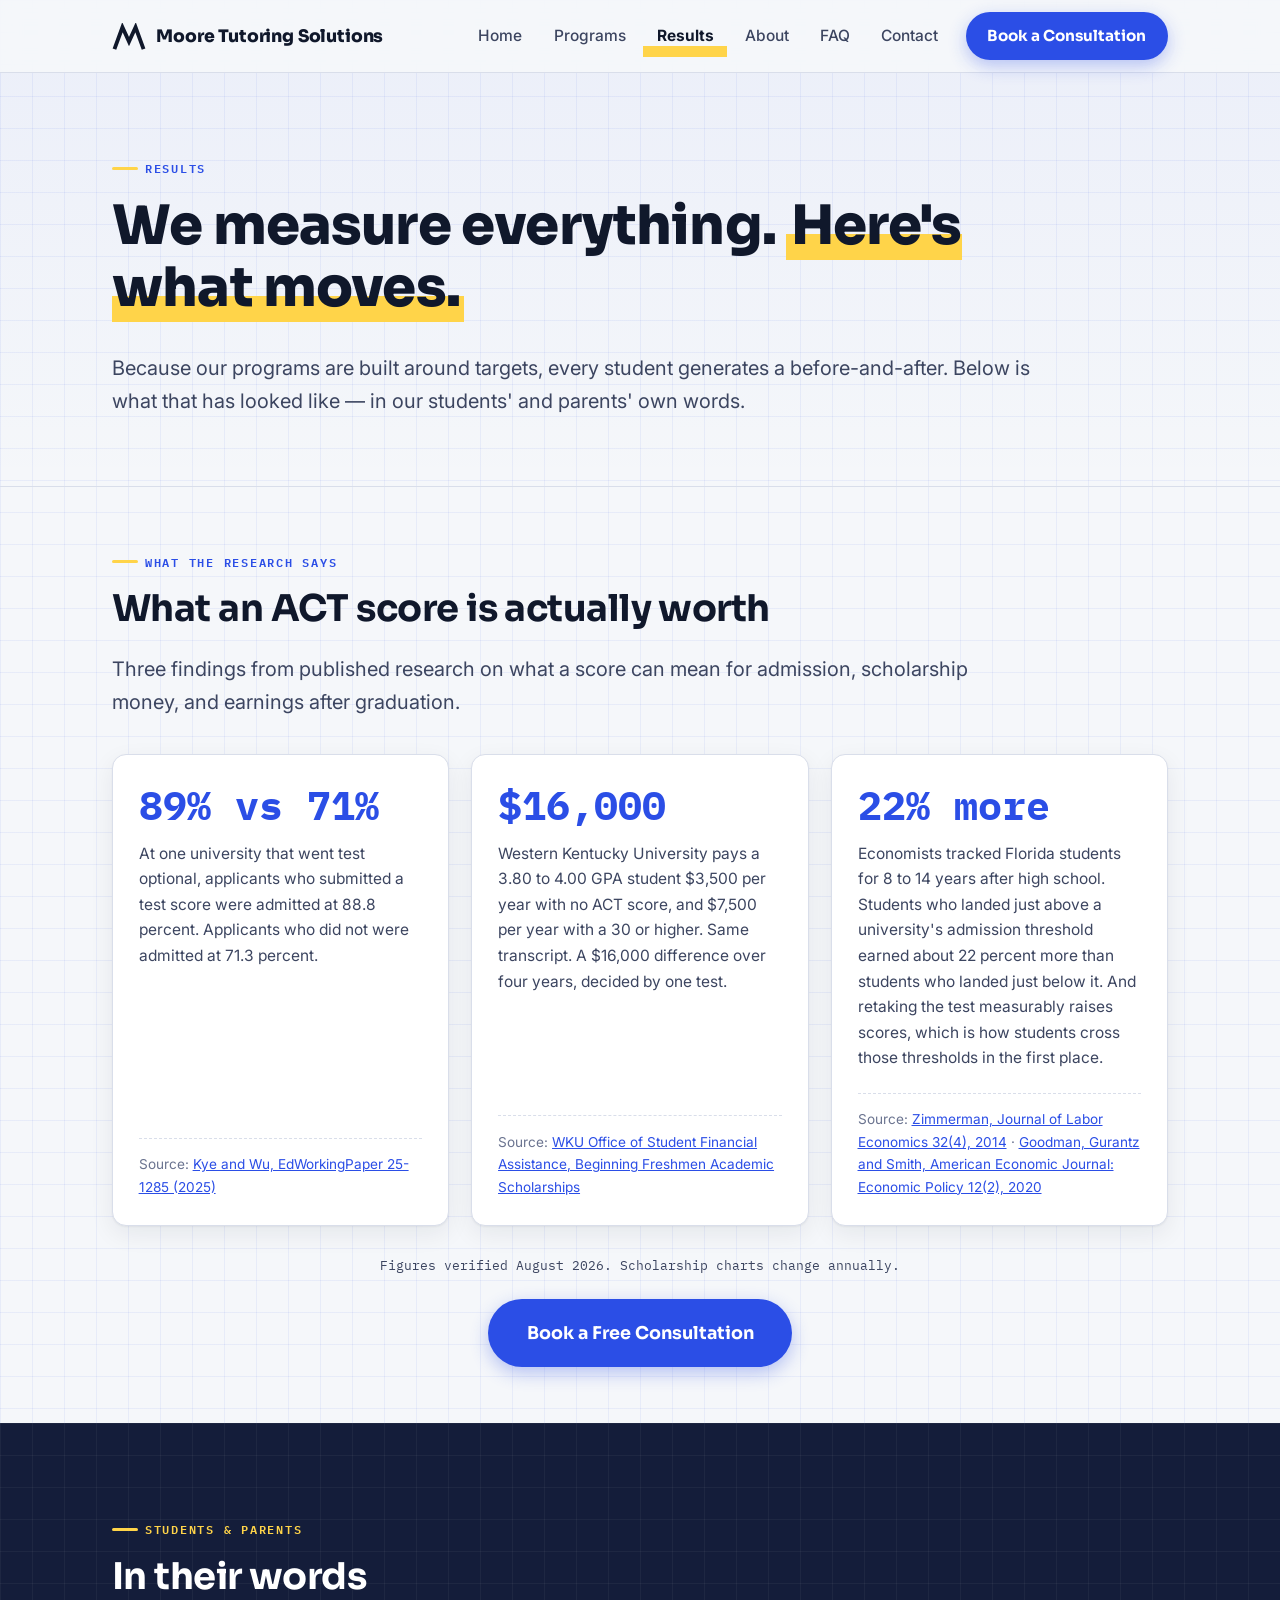
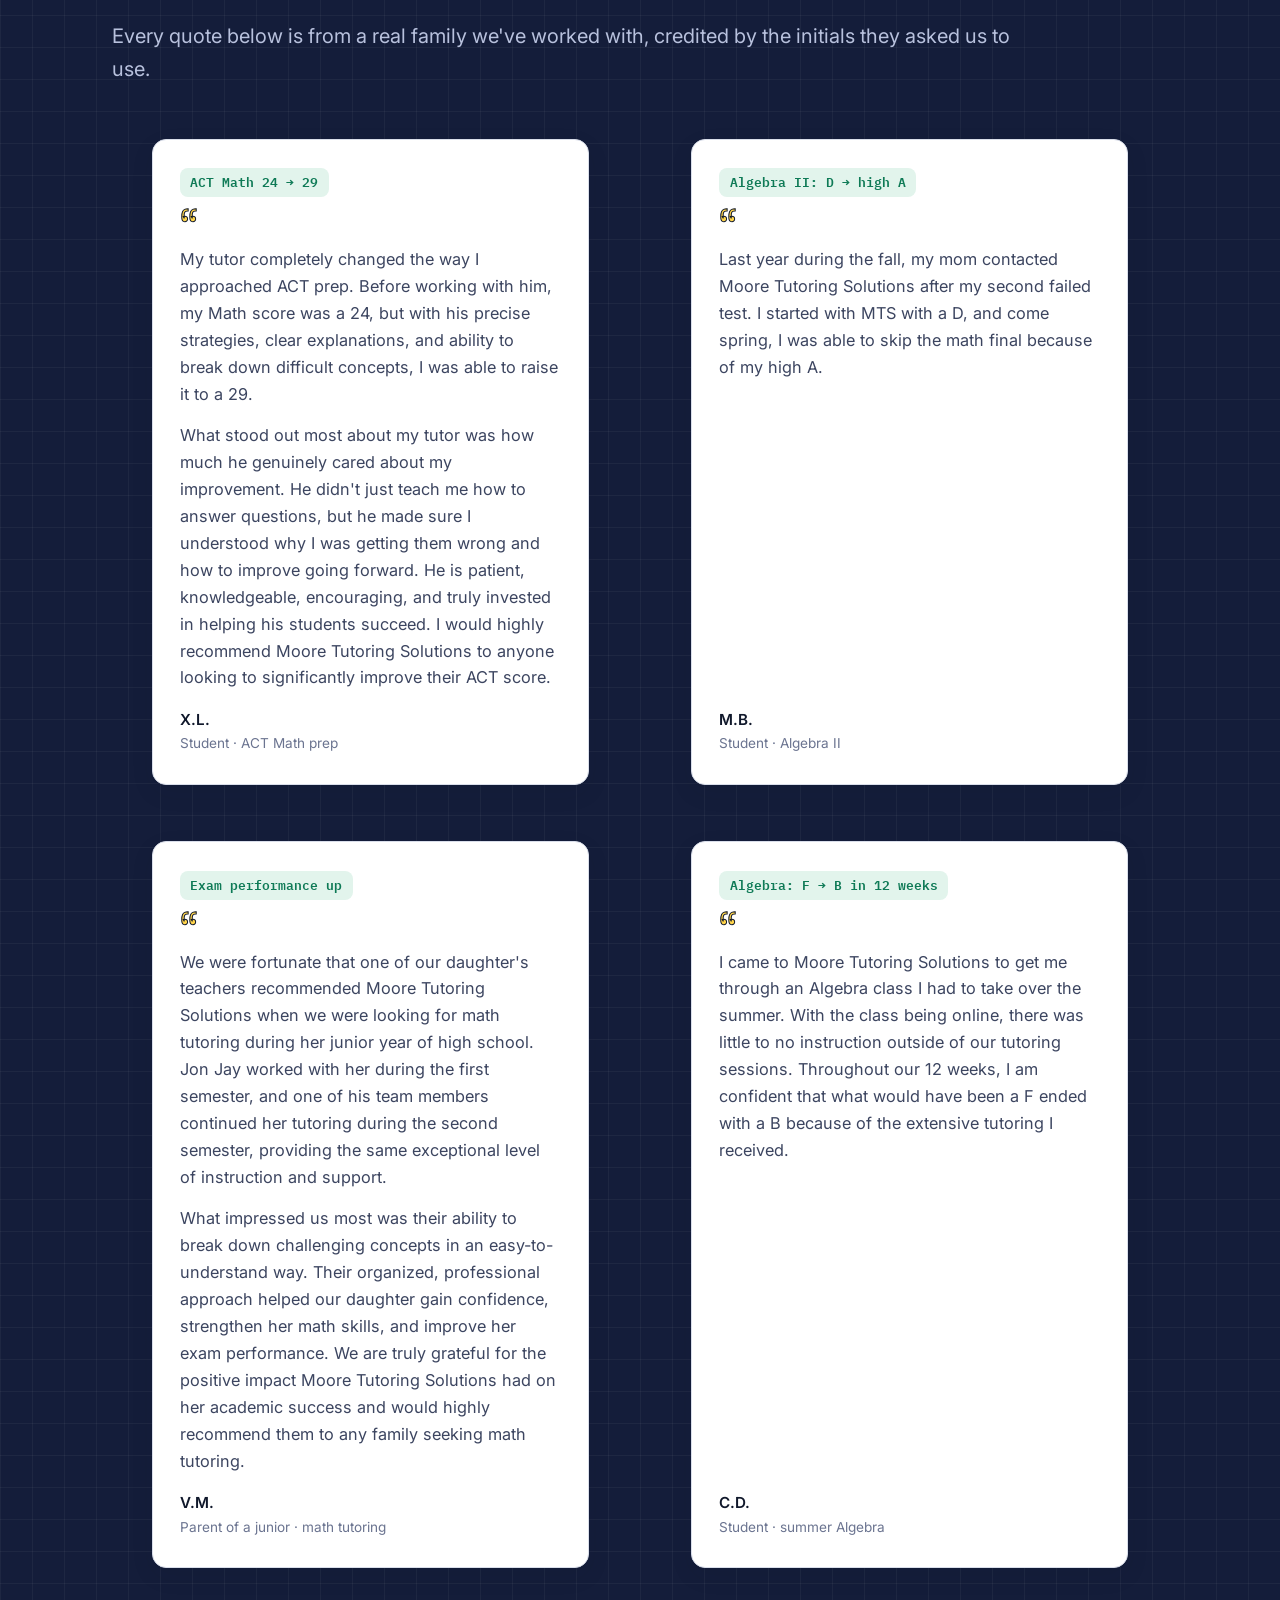
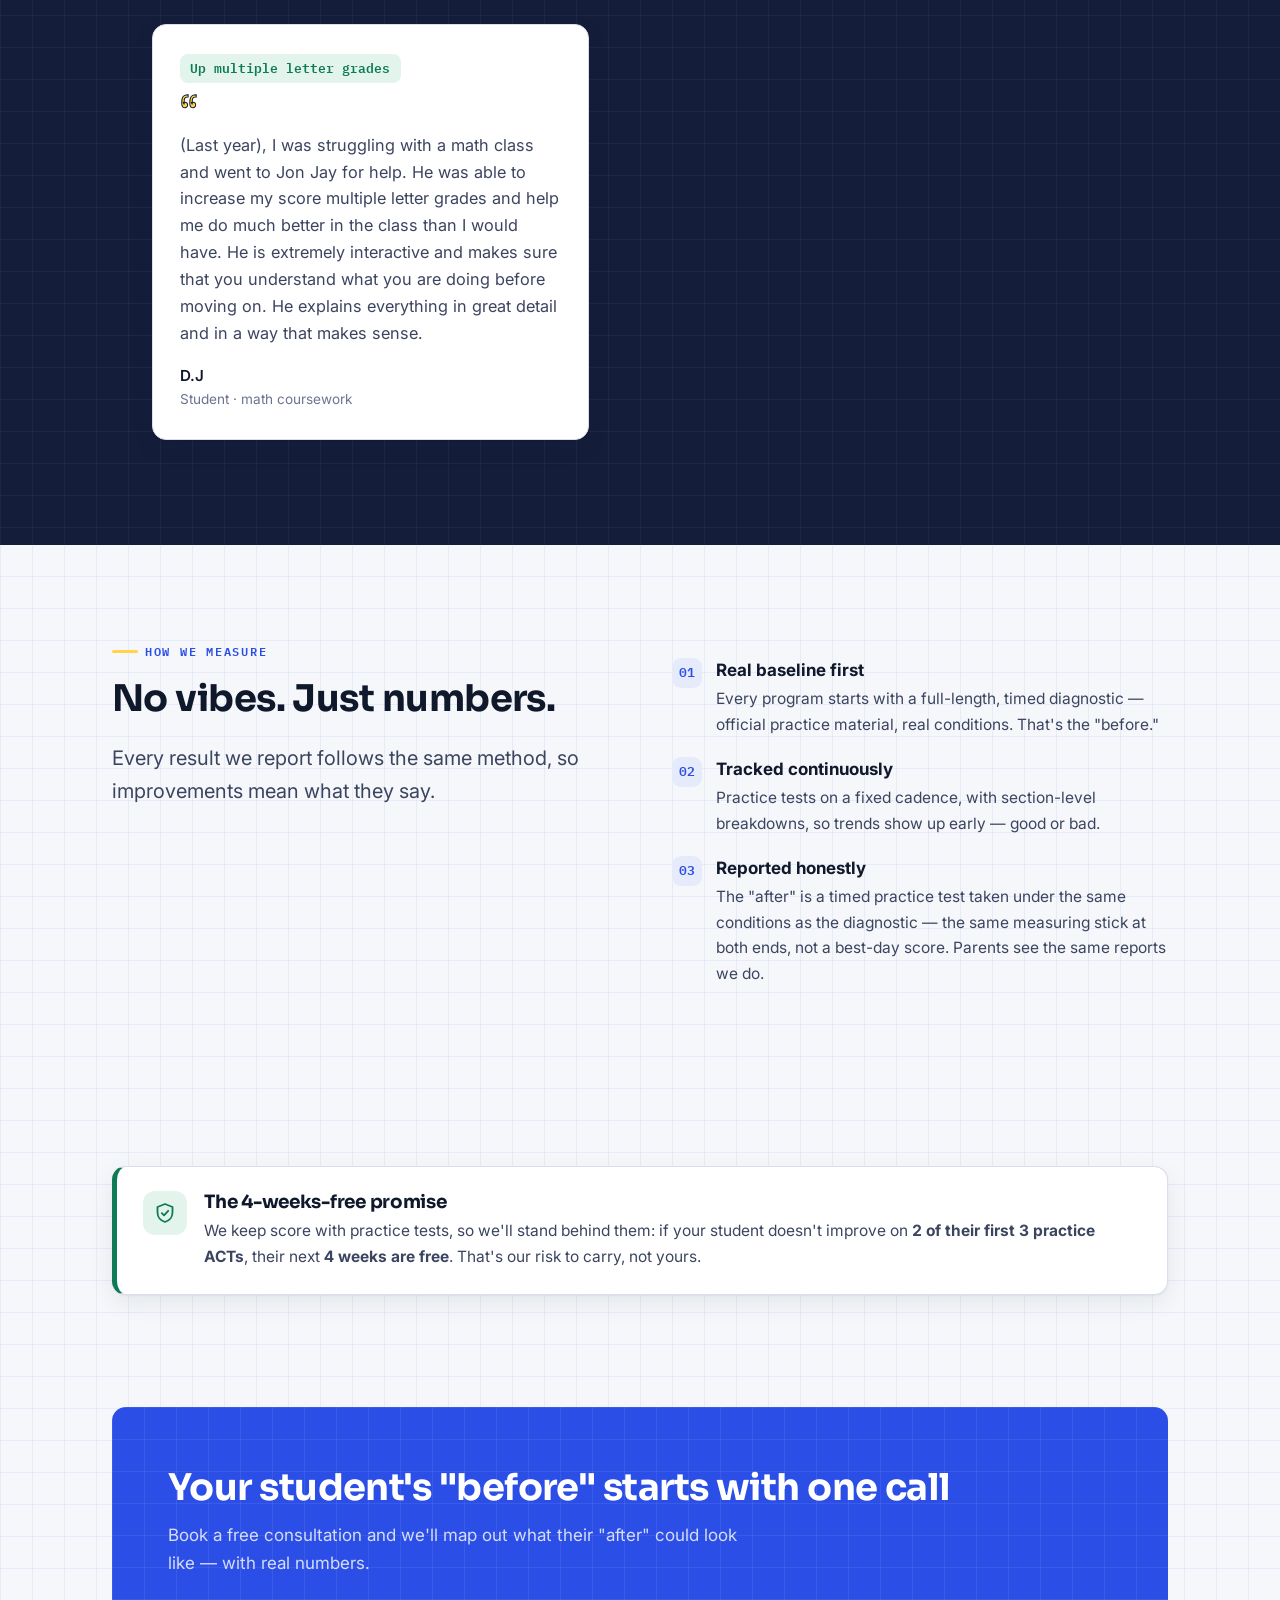
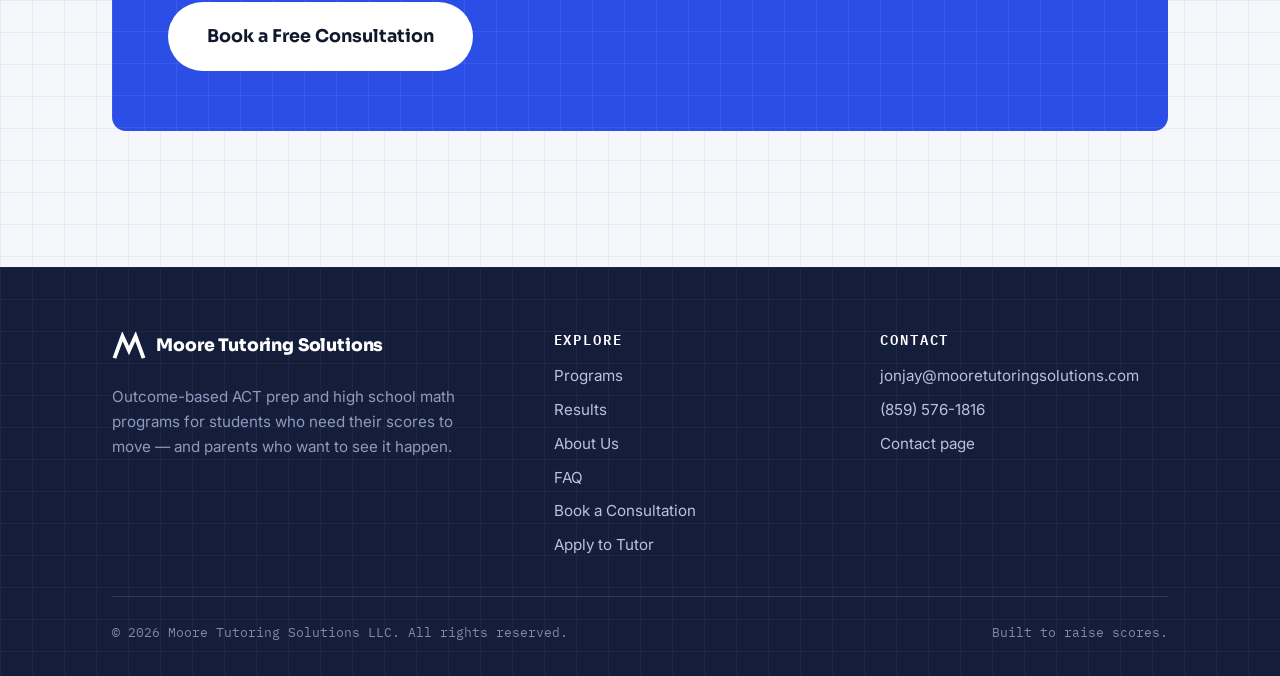
<file: results.html>
<!DOCTYPE html>
<html lang="en">
<head>
  <meta charset="UTF-8">
  <meta name="viewport" content="width=device-width, initial-scale=1.0">
  <title>Results — Moore Tutoring Solutions</title>
  <meta name="description" content="Score improvements and parent testimonials from Moore Tutoring Solutions' outcome-based ACT prep and high school math programs.">
  <link rel="preconnect" href="https://fonts.googleapis.com">
  <link rel="preconnect" href="https://fonts.gstatic.com" crossorigin>
  <link href="https://fonts.googleapis.com/css2?family=Inter:wght@400;500;600&family=Sora:wght@600;700;800&family=IBM+Plex+Mono:wght@500;600;700&display=swap" rel="stylesheet">
  <link rel="stylesheet" href="css/styles.css">
  <!-- Calendly scheduler - powers every Book a Consultation button -->
  <link rel="stylesheet" href="https://assets.calendly.com/assets/external/widget.css">
  <link rel="icon" href="/favicon.ico" sizes="48x48">
  <link rel="icon" href="/favicon.svg" type="image/svg+xml">
  <link rel="icon" href="/favicon-192.png" type="image/png" sizes="192x192">
  <link rel="apple-touch-icon" href="/apple-touch-icon.png">
</head>
<body>
  <a class="skip-link" href="#main">Skip to main content</a>

  <header class="site-header">
    <div class="wrap nav">
      <a class="brand" href="index.html">
        <svg class="brand__mark" width="34" height="27" viewBox="0 0 44 34" aria-hidden="true"><path d="M4 31 13.5 5 22 23.5 30.5 5 40 31" fill="none" stroke="currentColor" stroke-width="5" stroke-linejoin="miter" stroke-linecap="square"/></svg>
        <span>Moore Tutoring Solutions</span>
      </a>
      <button class="nav-toggle" aria-expanded="false" aria-controls="site-menu" aria-label="Open menu">
        <span class="nav-toggle__bars"></span>
      </button>
      <nav class="nav__menu" id="site-menu" aria-label="Main navigation">
        <ul class="nav__list">
          <li><a class="nav__link" href="index.html">Home</a></li>
          <li><a class="nav__link" href="programs.html">Programs</a></li>
          <li><a class="nav__link" href="results.html" aria-current="page">Results</a></li>
          <li><a class="nav__link" href="about.html">About</a></li>
          <li><a class="nav__link" href="faq.html">FAQ</a></li>
          <li><a class="nav__link" href="contact.html">Contact</a></li>
          <li class="nav__cta"><a class="btn btn--primary" href="https://calendly.com/jonjay-mooretutoringsolutions/30min" data-calendly target="_blank" rel="noopener">Book a Consultation</a></li>
        </ul>
      </nav>
    </div>
  </header>

  <main id="main">

    <!-- ============ PAGE HERO ============ -->
    <section class="page-hero">
      <div class="wrap">
        <p class="eyebrow">Results</p>
        <h1>We measure everything. <span class="mark">Here's what moves.</span></h1>
        <p class="lead">Because our programs are built around targets, every student generates a before-and-after. Below is what that has looked like — in our students' and parents' own words.</p>
      </div>
    </section>

    <!-- ============ PROOF POINTS (research-backed) ============
         This section fills itself in automatically from js/proofPoints.js —
         every number, wording, and source link lives in that one file.
         EDIT: js/proofPoints.js (and re-verify the figures every year). -->
    <section data-proof-points></section>

    <!-- ============ TESTIMONIALS ============
         These are real, unedited reviews from real students and families,
         credited by the initials each person gave us. Only add a card here
         when you have a real review to put in it — an empty wall beats an
         invented one. The green chip above each quote must be a fact taken
         straight from that same quote. -->
    <section class="section panel-dark">
      <div class="wrap">
        <p class="eyebrow">Students &amp; parents</p>
        <h2>In their words</h2>
        <p class="lead">Every quote below is from a real family we've worked with, credited by the initials they asked us to use.</p>
        <div class="card-grid card-grid--2">

          <figure class="quote-card reveal">
            <span class="result-chip" data-countup="">ACT Math 24 → 29</span>
            <blockquote>
              <p>My tutor completely changed the way I approached ACT prep. Before working with him, my Math score was a 24, but with his precise strategies, clear explanations, and ability to break down difficult concepts, I was able to raise it to a 29.</p>
              <p>What stood out most about my tutor was how much he genuinely cared about my improvement. He didn't just teach me how to answer questions, but he made sure I understood why I was getting them wrong and how to improve going forward. He is patient, knowledgeable, encouraging, and truly invested in helping his students succeed. I would highly recommend Moore Tutoring Solutions to anyone looking to significantly improve their ACT score.</p>
            </blockquote>
            <figcaption>X.L. <span>Student · ACT Math prep</span></figcaption>
          </figure>

          <figure class="quote-card reveal">
            <span class="result-chip">Algebra II: D → high A</span>
            <blockquote>
              <p>Last year during the fall, my mom contacted Moore Tutoring Solutions after my second failed test. I started with MTS with a D, and come spring, I was able to skip the math final because of my high A.</p>
            </blockquote>
            <figcaption>M.B. <span>Student · Algebra II</span></figcaption>
          </figure>

          <figure class="quote-card reveal">
            <span class="result-chip">Exam performance up</span>
            <blockquote>
              <p>We were fortunate that one of our daughter's teachers recommended Moore Tutoring Solutions when we were looking for math tutoring during her junior year of high school. Jon Jay worked with her during the first semester, and one of his team members continued her tutoring during the second semester, providing the same exceptional level of instruction and support.</p>
              <p>What impressed us most was their ability to break down challenging concepts in an easy-to-understand way. Their organized, professional approach helped our daughter gain confidence, strengthen her math skills, and improve her exam performance. We are truly grateful for the positive impact Moore Tutoring Solutions had on her academic success and would highly recommend them to any family seeking math tutoring.</p>
            </blockquote>
            <figcaption>V.M. <span>Parent of a junior · math tutoring</span></figcaption>
          </figure>

          <figure class="quote-card reveal">
            <span class="result-chip" data-countup="">Algebra: F → B in 12 weeks</span>
            <blockquote>
              <p>I came to Moore Tutoring Solutions to get me through an Algebra class I had to take over the summer. With the class being online, there was little to no instruction outside of our tutoring sessions. Throughout our 12 weeks, I am confident that what would have been a F ended with a B because of the extensive tutoring I received.</p>
            </blockquote>
            <figcaption>C.D. <span>Student · summer Algebra</span></figcaption>
          </figure>

          <figure class="quote-card reveal">
            <span class="result-chip">Up multiple letter grades</span>
            <blockquote>
              <p>(Last year), I was struggling with a math class and went to Jon Jay for help. He was able to increase my score multiple letter grades and help me do much better in the class than I would have. He is extremely interactive and makes sure that you understand what you are doing before moving on. He explains everything in great detail and in a way that makes sense.</p>
            </blockquote>
            <figcaption>D.J <span>Student · math coursework</span></figcaption>
          </figure>

        </div>
      </div>
    </section>

    <!-- ============ HOW WE MEASURE ============ -->
    <section class="section">
      <div class="wrap split">
        <div>
          <p class="eyebrow">How we measure</p>
          <h2>No vibes. Just numbers.</h2>
          <p class="lead">Every result we report follows the same method, so improvements mean what they say.</p>
        </div>
        <ul class="check-rows">
          <li class="reveal">
            <span class="dot" aria-hidden="true">01</span>
            <div>
              <strong>Real baseline first</strong>
              <p>Every program starts with a full-length, timed diagnostic — official practice material, real conditions. That's the "before."</p>
            </div>
          </li>
          <li class="reveal">
            <span class="dot" aria-hidden="true">02</span>
            <div>
              <strong>Tracked continuously</strong>
              <p>Practice tests on a fixed cadence, with section-level breakdowns, so trends show up early — good or bad.</p>
            </div>
          </li>
          <li class="reveal">
            <span class="dot" aria-hidden="true">03</span>
            <div>
              <strong>Reported honestly</strong>
              <p>The "after" is a timed practice test taken under the same conditions as the diagnostic — the same measuring stick at both ends, not a best-day score. Parents see the same reports we do.</p>
            </div>
          </li>
        </ul>
      </div>
    </section>

    <!-- ============ THE FOUR-WEEKS-FREE PROMISE ============
         EDIT: this is a real financial promise — change the wording here and
         it changes what you've committed to. The same promise appears on
         index.html, programs.html, about.html, book.html and faq.html; keep
         them all saying the same thing. -->
    <section class="section section--tight">
      <div class="wrap">
        <div class="guarantee reveal">
          <span class="guarantee__icon" aria-hidden="true">
            <svg width="24" height="24" viewBox="0 0 24 24" fill="none" stroke="currentColor" stroke-width="1.8" stroke-linecap="round" stroke-linejoin="round"><path d="M12 3l7.5 3v5.5c0 4.4-3.1 8.2-7.5 9.5-4.4-1.3-7.5-5.1-7.5-9.5V6z"/><path d="M8.8 12.2l2.2 2.2 4.2-4.6"/></svg>
          </span>
          <div>
            <h3>The <span data-countup="">4</span>-weeks-free promise</h3>
            <p>We keep score with practice tests, so we'll stand behind them: if your student doesn't improve on <strong><span data-countup="">2</span> of their first <span data-countup="">3</span> practice ACTs</strong>, their next <strong><span data-countup="">4</span> weeks are free</strong>. That's our risk to carry, not yours.</p>
          </div>
        </div>
      </div>
    </section>

    <!-- ============ CTA BAND ============ -->
    <section class="section section--tight">
      <div class="wrap">
        <div class="cta-band reveal">
          <div>
            <h2>Your student's "before" starts with one call</h2>
            <p>Book a free consultation and we'll map out what their "after" could look like — with real numbers.</p>
          </div>
          <a class="btn btn--light btn--lg" href="https://calendly.com/jonjay-mooretutoringsolutions/30min" data-calendly target="_blank" rel="noopener">Book a Free Consultation</a>
        </div>
      </div>
    </section>

  </main>

  <footer class="site-footer">
    <div class="wrap">
      <div class="footer-grid">
        <div>
          <a class="brand" href="index.html">
            <svg class="brand__mark" width="34" height="27" viewBox="0 0 44 34" aria-hidden="true"><path d="M4 31 13.5 5 22 23.5 30.5 5 40 31" fill="none" stroke="currentColor" stroke-width="5" stroke-linejoin="miter" stroke-linecap="square"/></svg>
            <span>Moore Tutoring Solutions</span>
          </a>
          <p class="footer-tagline">Outcome-based ACT prep and high school math programs for students who need their scores to move — and parents who want to see it happen.</p>
        </div>
        <div>
          <h4>Explore</h4>
          <ul class="footer-links">
            <li><a href="programs.html">Programs</a></li>
            <li><a href="results.html">Results</a></li>
            <li><a href="about.html">About Us</a></li>
            <li><a href="faq.html">FAQ</a></li>
            <li><a href="https://calendly.com/jonjay-mooretutoringsolutions/30min" data-calendly target="_blank" rel="noopener">Book a Consultation</a></li>
            <li><a href="apply.html">Apply to Tutor</a></li>
          </ul>
        </div>
        <div>
          <h4>Contact</h4>
          <ul class="footer-links">
            <li><a href="mailto:jonjay@mooretutoringsolutions.com">jonjay@mooretutoringsolutions.com</a></li>
            <li><a href="tel:+18595761816">(859) 576-1816</a></li>
            <li><a href="contact.html">Contact page</a></li>
          </ul>
        </div>
      </div>
      <div class="footer-bottom">
        <span>© <span data-year>2026</span> Moore Tutoring Solutions LLC. All rights reserved.</span>
        <span>Built to raise scores.</span>
      </div>
    </div>
  </footer>

  <script src="https://assets.calendly.com/assets/external/widget.js" async></script>
  <script src="js/proofPoints.js"></script>
  <script src="js/proofSection.js"></script>
  <script src="js/main.js"></script>
  <script src="js/editor.js"></script>
</body>
</html>
</file>
<file: css/styles.css>
/* ==========================================================================
   Moore Tutoring Solutions — site stylesheet
   Identity: "graph paper & ink" — cool paper white with a faint math grid,
   deep ink navy, cobalt blue actions, highlighter-yellow marks, mono numerals.
   ========================================================================== */

/* ---------- Design tokens ---------- */
:root {
  --paper: #f5f7fa;          /* cool paper white */
  --paper-raised: #ffffff;
  --grid-line: rgba(43, 78, 230, 0.07);
  --ink: #10182b;            /* near-black navy ink */
  --ink-soft: #3c4560;       /* secondary text */
  --ink-faint: #6b7490;      /* captions, meta */
  --cobalt: #2b4ee6;         /* primary action */
  --cobalt-deep: #1d38b4;    /* hover / active */
  --cobalt-tint: #e6ebfc;    /* soft chips, callouts */
  --navy-panel: #141d3a;     /* dark sections */
  --navy-panel-2: #1b2650;
  --highlight: #ffd449;      /* highlighter yellow */
  --success: #0e7a56;
  --line: #d9deea;           /* hairline borders */

  --font-display: "Sora", "Segoe UI", system-ui, sans-serif;
  --font-body: "Inter", "Segoe UI", system-ui, sans-serif;
  --font-mono: "IBM Plex Mono", "Consolas", monospace;

  --radius: 14px;
  --radius-sm: 8px;
  --shadow: 0 1px 2px rgba(16, 24, 43, 0.05), 0 8px 24px rgba(16, 24, 43, 0.07);
  --shadow-lift: 0 2px 4px rgba(16, 24, 43, 0.06), 0 14px 34px rgba(16, 24, 43, 0.12);
  --wrap: 1120px;
}

/* ---------- Reset / base ---------- */
*,
*::before,
*::after {
  box-sizing: border-box;
}

html {
  scroll-behavior: smooth;
}

body {
  margin: 0;
  font-family: var(--font-body);
  font-size: 1.0625rem;
  line-height: 1.65;
  color: var(--ink);
  background-color: var(--paper);
  /* faint graph-paper grid */
  background-image:
    linear-gradient(var(--grid-line) 1px, transparent 1px),
    linear-gradient(90deg, var(--grid-line) 1px, transparent 1px);
  background-size: 32px 32px;
  -webkit-font-smoothing: antialiased;
}

img,
svg {
  max-width: 100%;
  display: block;
}

h1,
h2,
h3,
h4 {
  font-family: var(--font-display);
  line-height: 1.15;
  margin: 0 0 0.6em;
  letter-spacing: -0.015em;
}

h1 { font-size: clamp(2.1rem, 5vw, 3.4rem); font-weight: 800; }
h2 { font-size: clamp(1.6rem, 3.5vw, 2.3rem); font-weight: 700; }
h3 { font-size: 1.25rem; font-weight: 700; }
h4 { font-size: 1.05rem; font-weight: 600; }

p {
  margin: 0 0 1em;
}

a {
  color: var(--cobalt);
}

a:hover {
  color: var(--cobalt-deep);
}

ul,
ol {
  margin: 0 0 1em;
  padding-left: 1.3em;
}

/* Visible keyboard focus everywhere */
:focus-visible {
  outline: 3px solid var(--cobalt);
  outline-offset: 3px;
  border-radius: 3px;
}

.skip-link {
  position: absolute;
  left: -9999px;
  top: 0;
  background: var(--ink);
  color: #fff;
  padding: 0.7rem 1.2rem;
  z-index: 200;
  font-weight: 600;
  text-decoration: none;
}

.skip-link:focus {
  left: 12px;
  top: 12px;
  color: #fff;
}

/* ---------- Layout helpers ---------- */
.wrap {
  max-width: var(--wrap);
  margin: 0 auto;
  padding: 0 clamp(1.1rem, 4vw, 2rem);
}

.section {
  padding: clamp(3.2rem, 8vw, 5.5rem) 0;
}

.section--tight {
  padding: clamp(2.2rem, 5vw, 3.5rem) 0;
}

/* Eyebrow label — mono, like an exam form field */
.eyebrow {
  font-family: var(--font-mono);
  font-size: 0.78rem;
  font-weight: 600;
  letter-spacing: 0.14em;
  text-transform: uppercase;
  color: var(--cobalt);
  display: inline-flex;
  align-items: center;
  gap: 0.55em;
  margin-bottom: 1rem;
}

.eyebrow::before {
  content: "";
  width: 26px;
  height: 3px;
  background: var(--highlight);
  border-radius: 2px;
}

/* Highlighter swipe on key phrases */
.mark {
  background-image: linear-gradient(to top, var(--highlight) 0 38%, transparent 38%);
  background-repeat: no-repeat;
  background-size: 0% 100%;
  transition: background-size 0.7s ease 0.25s;
  padding: 0 0.08em;
}

/* The highlighter "sweeps" across the phrase when it scrolls into view */
.mark.is-visible {
  background-size: 100% 100%;
}

.lead {
  font-size: clamp(1.1rem, 2vw, 1.25rem);
  color: var(--ink-soft);
  max-width: 46em;
}

.center {
  text-align: center;
}

.center .lead {
  margin-left: auto;
  margin-right: auto;
}

/* ---------- Buttons ---------- */
.btn {
  display: inline-flex;
  align-items: center;
  justify-content: center;
  gap: 0.5em;
  font-family: var(--font-display);
  font-weight: 700;
  font-size: 1rem;
  text-decoration: none;
  border-radius: 999px;
  padding: 0.85em 1.7em;
  border: 2px solid transparent;
  cursor: pointer;
  white-space: nowrap;
  transition: background-color 0.18s ease, color 0.18s ease, transform 0.18s ease, box-shadow 0.18s ease;
}

.btn--primary {
  background: var(--cobalt);
  color: #fff;
  box-shadow: 0 6px 18px rgba(43, 78, 230, 0.32);
}

.btn--primary:hover {
  background: var(--cobalt-deep);
  color: #fff;
  transform: translateY(-2px);
  box-shadow: 0 10px 24px rgba(43, 78, 230, 0.38);
}

.btn--ghost {
  background: transparent;
  color: var(--ink);
  border-color: var(--ink);
}

.btn--ghost:hover {
  background: var(--ink);
  color: #fff;
}

.btn--light {
  background: #fff;
  color: var(--ink);
}

.btn--light:hover {
  background: var(--highlight);
  color: var(--ink);
}

.btn--lg {
  font-size: 1.1rem;
  padding: 1em 2.1em;
}

/* ---------- Header / nav ---------- */
.site-header {
  position: sticky;
  top: 0;
  z-index: 100;
  background: rgba(245, 247, 250, 0.92);
  backdrop-filter: blur(10px);
  border-bottom: 1px solid var(--line);
}

.nav {
  display: flex;
  align-items: center;
  justify-content: space-between;
  gap: 1rem;
  min-height: 72px;
}

.brand {
  display: inline-flex;
  align-items: center;
  gap: 0.65rem;
  text-decoration: none;
  color: var(--ink);
  font-family: var(--font-display);
  font-weight: 800;
  font-size: 1.08rem;
  letter-spacing: -0.01em;
  white-space: nowrap;
}

.brand:hover {
  color: var(--ink);
}

.brand__mark {
  flex: none;
}

@media (max-width: 430px) {
  .brand {
    font-size: 0.93rem;
    gap: 0.5rem;
  }

  .brand__mark {
    width: 28px;
    height: 22px;
  }
}

.nav__list {
  display: flex;
  align-items: center;
  gap: 0.25rem;
  list-style: none;
  margin: 0;
  padding: 0;
}

.nav__link {
  display: block;
  padding: 0.5rem 0.85rem;
  text-decoration: none;
  color: var(--ink-soft);
  font-weight: 500;
  font-size: 0.97rem;
  border-radius: 8px;
  transition: color 0.15s ease, background-color 0.15s ease;
}

.nav__link:hover {
  color: var(--ink);
  background: var(--cobalt-tint);
}

.nav__link[aria-current="page"] {
  color: var(--ink);
  font-weight: 700;
  background: linear-gradient(to top, var(--highlight) 0 26%, transparent 26%);
  border-radius: 0;
}

.nav__cta {
  margin-left: 0.6rem;
}

.nav__cta .btn {
  padding: 0.6em 1.3em;
  font-size: 0.95rem;
}

.nav-toggle {
  display: none;
  background: none;
  border: 2px solid var(--ink);
  border-radius: 10px;
  width: 44px;
  height: 44px;
  padding: 0;
  cursor: pointer;
  align-items: center;
  justify-content: center;
}

.nav-toggle__bars,
.nav-toggle__bars::before,
.nav-toggle__bars::after {
  content: "";
  display: block;
  width: 20px;
  height: 2.5px;
  background: var(--ink);
  border-radius: 2px;
  position: relative;
  transition: transform 0.2s ease, opacity 0.2s ease;
}

.nav-toggle__bars::before {
  position: absolute;
  top: -7px;
}

.nav-toggle__bars::after {
  position: absolute;
  top: 7px;
}

.nav-toggle[aria-expanded="true"] .nav-toggle__bars {
  background: transparent;
}

.nav-toggle[aria-expanded="true"] .nav-toggle__bars::before {
  transform: translateY(7px) rotate(45deg);
}

.nav-toggle[aria-expanded="true"] .nav-toggle__bars::after {
  transform: translateY(-7px) rotate(-45deg);
}

@media (max-width: 1020px) {
  .nav-toggle {
    display: flex;
  }

  .nav__menu {
    display: none;
    position: absolute;
    top: 100%;
    left: 0;
    right: 0;
    background: var(--paper-raised);
    border-bottom: 1px solid var(--line);
    box-shadow: var(--shadow-lift);
    padding: 0.8rem 1.2rem 1.4rem;
  }

  .nav__menu.is-open {
    display: block;
  }

  .nav__list {
    flex-direction: column;
    align-items: stretch;
    gap: 0.15rem;
  }

  .nav__link {
    padding: 0.85rem 0.9rem;
    font-size: 1.05rem;
  }

  /* In the collapsed menu, mark the current page with a side accent
     instead of the full-width underline swipe */
  .nav__link[aria-current="page"] {
    background: var(--cobalt-tint);
    border-radius: 8px;
    box-shadow: inset 4px 0 0 var(--highlight);
  }

  .nav__cta {
    margin: 0.8rem 0 0;
  }

  .nav__cta .btn {
    width: 100%;
  }
}

/* ---------- Hero ---------- */
.hero {
  padding: clamp(3.5rem, 9vw, 6.5rem) 0 clamp(3rem, 7vw, 5rem);
  overflow: hidden;
}

.hero__grid {
  display: grid;
  grid-template-columns: minmax(0, 1.15fr) minmax(0, 0.85fr);
  gap: clamp(2rem, 5vw, 4rem);
  align-items: center;
}

.hero h1 {
  max-width: 13em;
}

.hero__actions {
  display: flex;
  flex-wrap: wrap;
  gap: 0.9rem;
  margin: 1.8rem 0 1.2rem;
}

.hero__note {
  font-size: 0.92rem;
  color: var(--ink-faint);
  display: flex;
  align-items: center;
  gap: 0.5em;
}

.hero__note svg {
  flex: none;
}

@media (max-width: 880px) {
  .hero__grid {
    grid-template-columns: 1fr;
  }
}

/* Scorecard visual in hero — styled like a reported test result */
.scorecard {
  background: var(--paper-raised);
  border: 1px solid var(--line);
  border-radius: var(--radius);
  box-shadow: var(--shadow-lift);
  padding: 1.6rem 1.6rem 1.4rem;
  max-width: 420px;
  margin-left: auto;
  position: relative;
}

.scorecard::before {
  content: "";
  position: absolute;
  inset: 0;
  border-radius: var(--radius);
  border-top: 5px solid var(--cobalt);
  pointer-events: none;
}

.scorecard__head {
  display: flex;
  justify-content: space-between;
  align-items: baseline;
  font-family: var(--font-mono);
  font-size: 0.72rem;
  letter-spacing: 0.12em;
  text-transform: uppercase;
  color: var(--ink-faint);
  border-bottom: 1px dashed var(--line);
  padding-bottom: 0.8rem;
  margin-bottom: 1.1rem;
}

.scorecard__rows {
  display: grid;
  gap: 0.9rem;
}

.scorecard__row {
  display: grid;
  grid-template-columns: 1fr auto auto;
  align-items: center;
  gap: 0.8rem;
  font-size: 0.95rem;
}

.scorecard__label {
  color: var(--ink-soft);
  font-weight: 500;
}

.scorecard__bar {
  grid-column: 1 / -1;
  height: 8px;
  background: var(--cobalt-tint);
  border-radius: 99px;
  overflow: hidden;
}

.scorecard__bar i {
  display: block;
  height: 100%;
  background: var(--cobalt);
  border-radius: 99px;
}

.scorecard__num {
  font-family: var(--font-mono);
  font-weight: 600;
  font-size: 1.05rem;
}

.scorecard__delta {
  font-family: var(--font-mono);
  font-size: 0.8rem;
  font-weight: 600;
  color: var(--success);
  background: #e2f4ec;
  border-radius: 6px;
  padding: 0.1em 0.5em;
}

.scorecard__foot {
  margin-top: 1.2rem;
  font-size: 0.78rem;
  color: var(--ink-faint);
  font-family: var(--font-mono);
}

@media (max-width: 880px) {
  .scorecard {
    margin: 0 auto;
  }
}

/* ---------- Cards & grids ---------- */
.card-grid {
  display: grid;
  grid-template-columns: repeat(3, minmax(0, 1fr));
  gap: 1.4rem;
  margin-top: 2.2rem;
}

.card-grid--2 {
  grid-template-columns: repeat(2, minmax(0, 1fr));
}

@media (max-width: 880px) {
  .card-grid,
  .card-grid--2 {
    grid-template-columns: 1fr;
  }
}

.card {
  background: var(--paper-raised);
  border: 1px solid var(--line);
  border-radius: var(--radius);
  padding: 1.7rem 1.6rem;
  box-shadow: var(--shadow);
}

.card h3 {
  margin-top: 0.9rem;
}

.card__icon {
  width: 46px;
  height: 46px;
  border-radius: 12px;
  background: var(--cobalt-tint);
  display: grid;
  place-items: center;
  color: var(--cobalt);
}

.card p:last-child {
  margin-bottom: 0;
}

/* Numbered steps */
.step {
  position: relative;
  padding-top: 0.4rem;
}

.step__num {
  font-family: var(--font-mono);
  font-weight: 600;
  font-size: 0.85rem;
  color: var(--cobalt);
  background: var(--cobalt-tint);
  border-radius: 8px;
  display: inline-block;
  padding: 0.25em 0.7em;
  margin-bottom: 0.9rem;
}

/* ---------- Stats band ---------- */
.stats {
  display: grid;
  grid-template-columns: repeat(4, minmax(0, 1fr));
  gap: 1.2rem;
  margin-top: 2.4rem;
}

@media (max-width: 880px) {
  .stats {
    grid-template-columns: repeat(2, minmax(0, 1fr));
  }
}

.stat {
  text-align: center;
  padding: 1.4rem 0.8rem;
  background: var(--paper-raised);
  border: 1px solid var(--line);
  border-radius: var(--radius);
}

.stat__num {
  font-family: var(--font-mono);
  font-size: clamp(1.7rem, 3.5vw, 2.4rem);
  font-weight: 700;
  color: var(--cobalt);
  display: block;
  line-height: 1.1;
}

.stat__label {
  font-size: 0.88rem;
  color: var(--ink-soft);
  margin-top: 0.4rem;
  display: block;
}

/* ---------- Dark panel sections ---------- */
.panel-dark {
  background: var(--navy-panel);
  background-image:
    linear-gradient(rgba(255, 255, 255, 0.045) 1px, transparent 1px),
    linear-gradient(90deg, rgba(255, 255, 255, 0.045) 1px, transparent 1px);
  background-size: 32px 32px;
  color: #e8ecf7;
}

.panel-dark h2,
.panel-dark h3 {
  color: #fff;
}

.panel-dark .lead {
  color: #b8c1dd;
}

.panel-dark .eyebrow {
  color: var(--highlight);
}

.panel-dark .card {
  background: var(--navy-panel-2);
  border-color: rgba(255, 255, 255, 0.1);
  color: #d5dbee;
}

/* Light-background cards placed inside dark panels keep ink text */
.panel-dark .tier,
.panel-dark .quote-card {
  color: var(--ink);
}

.panel-dark .tier h3,
.panel-dark .quote-card h3 {
  color: var(--ink);
}

/* ---------- Pricing tiers ---------- */
.tiers {
  display: grid;
  grid-template-columns: repeat(3, minmax(0, 1fr));
  gap: 1.5rem;
  margin-top: 2.6rem;
  align-items: stretch;
}

@media (max-width: 980px) {
  .tiers {
    grid-template-columns: 1fr;
    max-width: 520px;
    margin-left: auto;
    margin-right: auto;
  }
}

.tier {
  background: var(--paper-raised);
  border: 1px solid var(--line);
  border-radius: var(--radius);
  padding: 2rem 1.8rem;
  display: flex;
  flex-direction: column;
  box-shadow: var(--shadow);
  position: relative;
}

.tier--featured {
  border: 2px solid var(--cobalt);
  box-shadow: var(--shadow-lift);
}

@media (min-width: 981px) {
  .tier--featured {
    transform: translateY(-14px);
  }
}

.tier__flag {
  position: absolute;
  top: -14px;
  left: 50%;
  transform: translateX(-50%);
  background: var(--cobalt);
  color: #fff;
  font-family: var(--font-mono);
  font-size: 0.72rem;
  font-weight: 600;
  letter-spacing: 0.1em;
  text-transform: uppercase;
  padding: 0.35em 1em;
  border-radius: 99px;
  white-space: nowrap;
}

.tier__flag--muted {
  background: var(--ink);
}

.tier__name {
  font-family: var(--font-display);
  font-weight: 800;
  font-size: 1.35rem;
  margin: 0.4rem 0 0.2rem;
}

.tier__tag {
  color: var(--ink-faint);
  font-size: 0.92rem;
  margin-bottom: 1.1rem;
}

.tier__price {
  font-family: var(--font-mono);
  font-size: 1.9rem;
  font-weight: 700;
  color: var(--ink);
  line-height: 1.1;
}

.tier__price small {
  display: block;
  font-family: var(--font-body);
  font-weight: 400;
  font-size: 0.82rem;
  color: var(--ink-faint);
  margin-top: 0.3rem;
}

.tier__list {
  list-style: none;
  padding: 0;
  margin: 1.4rem 0 1.8rem;
  display: grid;
  gap: 0.65rem;
  flex: 1;
}

.tier__list li {
  display: flex;
  gap: 0.6em;
  align-items: flex-start;
  font-size: 0.96rem;
  color: var(--ink-soft);
}

.tier__list li::before {
  content: "";
  flex: none;
  width: 18px;
  height: 18px;
  margin-top: 0.2em;
  border-radius: 50%;
  background: var(--cobalt-tint) url("data:image/svg+xml,%3Csvg xmlns='http://www.w3.org/2000/svg' width='10' height='10' viewBox='0 0 10 10'%3E%3Cpath d='M1.5 5.2 4 7.7l4.5-5' fill='none' stroke='%232b4ee6' stroke-width='1.8' stroke-linecap='round' stroke-linejoin='round'/%3E%3C/svg%3E") center / 10px no-repeat;
}

.tier__list li.tier__no {
  color: var(--ink-faint);
}

.tier__list li.tier__no::before {
  background: #eef0f5 url("data:image/svg+xml,%3Csvg xmlns='http://www.w3.org/2000/svg' width='10' height='10' viewBox='0 0 10 10'%3E%3Cpath d='M2.5 2.5l5 5M7.5 2.5l-5 5' stroke='%236b7490' stroke-width='1.6' stroke-linecap='round'/%3E%3C/svg%3E") center / 9px no-repeat;
}

.tier .btn {
  width: 100%;
}

/* Consultation + payment buttons stack inside each tier card */
.tier .btn + .btn {
  margin-top: 0.65rem;
}

/* ---------- Proof points ("What an ACT score is actually worth") ----------
   Rendered by js/proofSection.js from the data in js/proofPoints.js —
   edit the numbers there, never here or in the HTML. */
.proof-card {
  display: flex;
  flex-direction: column;
}

.proof-card__num {
  font-family: var(--font-mono);
  font-size: clamp(1.9rem, 4vw, 2.5rem);
  font-weight: 700;
  color: var(--cobalt);
  line-height: 1.15;
  margin: 0 0 0.8rem;
}

.proof-card__detail {
  color: var(--ink-soft);
  font-size: 0.97rem;
  flex: 1;
}

/* Visible source citation pinned to the bottom of each card.
   --ink-faint on the white card passes WCAG AA (4.7:1). */
.proof-card__source {
  margin: 0.4rem 0 0;
  padding-top: 0.9rem;
  border-top: 1px dashed var(--line);
  font-size: 0.85rem;
  color: var(--ink-faint);
}

/* Verification line under the cards. Uses --ink-soft rather than the
   usual --ink-faint because ink-faint only reaches 4.4:1 on the paper
   background — below WCAG AA for small text. */
.proof-foot {
  margin: 1.8rem 0 0;
  text-align: center;
  font-family: var(--font-mono);
  font-size: 0.82rem;
  color: var(--ink-soft);
}

.proof-cta {
  margin: 1.4rem 0 0;
  text-align: center;
}

/* ---------- Testimonials ---------- */
.quote-card {
  background: var(--paper-raised);
  border: 1px solid var(--line);
  border-radius: var(--radius);
  padding: 1.8rem 1.7rem;
  box-shadow: var(--shadow);
  display: flex;
  flex-direction: column;
  gap: 1rem;
}

.quote-card blockquote {
  margin: 0;
  font-size: 1.02rem;
  color: var(--ink-soft);
  flex: 1;
}

/* Longer reviews run to more than one paragraph. Keep them spaced from each
   other but flush with the name underneath. */
.quote-card blockquote p {
  margin: 0 0 0.9em;
}

.quote-card blockquote p:last-child {
  margin-bottom: 0;
}

.quote-card blockquote::before {
  content: "“";
  display: block;
  font-family: var(--font-display);
  font-size: 2.6rem;
  line-height: 0.6;
  color: var(--highlight);
  -webkit-text-stroke: 1px var(--ink);
  margin-bottom: 0.5rem;
}

.quote-card figcaption {
  font-weight: 600;
  font-size: 0.95rem;
}

.quote-card figcaption span {
  display: block;
  font-weight: 400;
  color: var(--ink-faint);
  font-size: 0.85rem;
}

/* Result chips on testimonials */
.result-chip {
  align-self: flex-start;
  font-family: var(--font-mono);
  font-size: 0.8rem;
  font-weight: 600;
  color: var(--success);
  background: #e2f4ec;
  border-radius: 8px;
  padding: 0.3em 0.8em;
}

/* ---------- Counting-up numbers ----------
   Anything carrying data-countup animates from zero when it scrolls into
   view (see js/main.js). Tabular figures keep every digit the same width so
   the number doesn't wobble on its way up. */
[data-countup] {
  font-variant-numeric: tabular-nums;
}

/* ---------- Before / after score blocks (results page) ---------- */
.ba {
  display: grid;
  grid-template-columns: 1fr auto 1fr;
  align-items: center;
  gap: 0.6rem;
  margin: 1.1rem 0 1.3rem;
  padding: 1.1rem 0.9rem 0.9rem;
  background: var(--paper);
  border: 1px solid var(--line);
  border-radius: var(--radius-sm);
}

.ba__cell {
  text-align: center;
  min-width: 0;
}

.ba__label {
  display: block;
  font-size: 0.72rem;
  font-weight: 600;
  letter-spacing: 0.06em;
  text-transform: uppercase;
  color: var(--ink-faint);
}

.ba__num {
  display: block;
  font-family: var(--font-mono);
  font-size: clamp(1.7rem, 4.5vw, 2.2rem);
  font-weight: 700;
  line-height: 1.15;
  color: var(--ink-faint);
}

.ba__cell--after .ba__label {
  color: var(--cobalt);
}

.ba__cell--after .ba__num {
  color: var(--cobalt);
}

.ba__arrow {
  font-family: var(--font-mono);
  font-size: 1.3rem;
  font-weight: 700;
  color: var(--ink-faint);
}

.ba__delta {
  grid-column: 1 / -1;
  justify-self: center;
  margin-top: 0.5rem;
  font-family: var(--font-mono);
  font-size: 0.8rem;
  font-weight: 600;
  color: var(--success);
  background: #e2f4ec;
  border-radius: 8px;
  padding: 0.3em 0.8em;
}

/* ---------- Guarantee callout ---------- */
.guarantee {
  display: flex;
  gap: 1.1rem;
  align-items: flex-start;
  margin-top: 2.2rem;
  padding: 1.5rem 1.6rem;
  background: var(--paper-raised);
  border: 1px solid var(--line);
  border-left: 5px solid var(--success);
  border-radius: var(--radius);
  box-shadow: var(--shadow);
}

.guarantee__icon {
  flex: none;
  width: 44px;
  height: 44px;
  border-radius: 12px;
  display: grid;
  place-items: center;
  color: var(--success);
  background: #e2f4ec;
}

.guarantee h3 {
  margin: 0 0 0.4rem;
  font-size: 1.15rem;
}

.guarantee p {
  margin: 0;
  color: var(--ink-soft);
  font-size: 0.97rem;
}

.panel-dark .guarantee {
  background: rgba(255, 255, 255, 0.05);
  border-color: rgba(255, 255, 255, 0.14);
  border-left-color: #3ecf9a;
  box-shadow: none;
}

.panel-dark .guarantee p {
  color: #b8c1dd;
}

.panel-dark .guarantee__icon {
  color: #3ecf9a;
  background: rgba(62, 207, 154, 0.14);
}

@media (max-width: 560px) {
  .guarantee {
    flex-direction: column;
    gap: 0.9rem;
  }
}

/* Placeholder badge — remove when real content goes in */
.placeholder-badge {
  display: inline-block;
  font-family: var(--font-mono);
  font-size: 0.68rem;
  font-weight: 600;
  letter-spacing: 0.08em;
  text-transform: uppercase;
  color: #8a6d00;
  background: #fdf1c7;
  border: 1px dashed #d9b93d;
  border-radius: 6px;
  padding: 0.25em 0.7em;
  margin-bottom: 0.9rem;
}

/* ---------- FAQ ---------- */
.faq-list {
  max-width: 780px;
  margin: 2.2rem auto 0;
  display: grid;
  gap: 0.9rem;
}

.faq-item {
  background: var(--paper-raised);
  border: 1px solid var(--line);
  border-radius: var(--radius-sm);
  box-shadow: var(--shadow);
  overflow: hidden;
}

.faq-item summary {
  list-style: none;
  cursor: pointer;
  padding: 1.15rem 1.4rem;
  font-family: var(--font-display);
  font-weight: 600;
  font-size: 1.05rem;
  display: flex;
  justify-content: space-between;
  align-items: center;
  gap: 1rem;
}

.faq-item summary::-webkit-details-marker {
  display: none;
}

.faq-item summary::after {
  content: "+";
  font-family: var(--font-mono);
  font-size: 1.3rem;
  font-weight: 600;
  color: var(--cobalt);
  flex: none;
  transition: transform 0.2s ease;
}

.faq-item[open] summary::after {
  transform: rotate(45deg);
}

.faq-item summary:hover {
  background: var(--cobalt-tint);
}

/* The open question lifts off the page and grows a cobalt spine */
.faq-item[open] {
  border-color: var(--cobalt);
  box-shadow: var(--shadow-lift);
}

.faq-item[open] summary {
  box-shadow: inset 4px 0 0 var(--cobalt);
}

.faq-item__body {
  padding: 0 1.4rem 1.3rem;
  color: var(--ink-soft);
}

.faq-item__body p:last-child {
  margin-bottom: 0;
}

/* ---------- Forms ---------- */
.form-card {
  background: var(--paper-raised);
  border: 1px solid var(--line);
  border-radius: var(--radius);
  box-shadow: var(--shadow-lift);
  padding: clamp(1.6rem, 4vw, 2.4rem);
}

/* A form card standing on its own (not in a two-column split) — kept narrow
   enough to stay readable on a wide screen. */
.form-card--centered {
  max-width: 820px;
  margin: 0 auto;
}

/* ---------- Embedded Google Form (apply page) ----------
   The form itself lives in Google Forms; this is just the window onto it.

   A browser cannot measure the height of a page belonging to another site,
   so these heights are set by hand. Err on the tall side: an iframe taller
   than its form just shows a little extra of the form's own background,
   while one that's too short traps the visitor in a second scrollbar inside
   the page — and people miss questions that way.

   Measured at the time of writing: the longest page of the application (the
   first one, with five questions) needs about 1260px once Google's own
   640px-wide question column stops shrinking.

   IF A PAGE OF THE FORM LOOKS CUT OFF, or a scrollbar appears down the
   right-hand side of the form itself, raise the matching number below. */
.form-embed {
  margin-top: 1.5rem;
  border: 1px solid var(--line);
  border-radius: var(--radius-sm);
  overflow: hidden;
  background: var(--paper);
}

.form-embed iframe {
  display: block;
  width: 100%;
  height: 1320px;
  border: 0;
}

/* Below roughly 760px the window is narrower than Google's 640px question
   column, so the questions start wrapping and the form grows taller. */
@media (max-width: 760px) {
  .form-embed iframe {
    height: 1620px;
  }
}

.form-grid {
  display: grid;
  grid-template-columns: 1fr 1fr;
  gap: 1.1rem 1.2rem;
}

.form-field--full {
  grid-column: 1 / -1;
}

@media (max-width: 640px) {
  .form-grid {
    grid-template-columns: 1fr;
  }
}

.form-field label {
  display: block;
  font-weight: 600;
  font-size: 0.92rem;
  margin-bottom: 0.4rem;
}

.form-field label span.req {
  color: var(--cobalt);
}

.form-field input,
.form-field select,
.form-field textarea {
  width: 100%;
  font: inherit;
  font-size: 1rem;
  color: var(--ink);
  background: var(--paper);
  border: 1.5px solid var(--line);
  border-radius: var(--radius-sm);
  padding: 0.75em 0.95em;
  transition: border-color 0.15s ease, box-shadow 0.15s ease;
}

.form-field textarea {
  resize: vertical;
  min-height: 130px;
}

.form-field input:focus,
.form-field select:focus,
.form-field textarea:focus {
  outline: none;
  border-color: var(--cobalt);
  box-shadow: 0 0 0 3px rgba(43, 78, 230, 0.18);
}

.form-note {
  font-size: 0.85rem;
  color: var(--ink-faint);
  margin-top: 1rem;
}

.form-success {
  display: none;
  background: #e2f4ec;
  border: 1px solid #b4e0cd;
  color: #0b5c41;
  border-radius: var(--radius-sm);
  padding: 1.1rem 1.3rem;
  margin-top: 1.2rem;
  font-weight: 500;
}

.form-success.is-visible {
  display: block;
}

.form-error {
  display: none;
  background: #fdecec;
  border: 1px solid #f0c2c2;
  color: #8a2323;
  border-radius: var(--radius-sm);
  padding: 1.1rem 1.3rem;
  margin-top: 1.2rem;
  font-weight: 500;
}

.form-error.is-visible {
  display: block;
}

/* ---------- Contact info list ---------- */
.contact-list {
  list-style: none;
  padding: 0;
  margin: 1.6rem 0 0;
  display: grid;
  gap: 1.1rem;
}

.contact-list li {
  display: flex;
  gap: 0.9rem;
  align-items: flex-start;
}

.contact-list .card__icon {
  width: 42px;
  height: 42px;
  flex: none;
}

.contact-list strong {
  display: block;
  font-size: 0.95rem;
}

.contact-list a {
  text-decoration: none;
  font-weight: 500;
}

.contact-list a:hover {
  text-decoration: underline;
}

.contact-list small {
  color: var(--ink-faint);
}

/* ---------- Page hero (interior pages) ---------- */
.page-hero {
  padding: clamp(3rem, 7vw, 4.8rem) 0 clamp(2rem, 5vw, 3rem);
  border-bottom: 1px solid var(--line);
  background: linear-gradient(to bottom, rgba(43, 78, 230, 0.045), transparent);
}

.page-hero h1 {
  max-width: 16em;
}

/* ---------- CTA band ---------- */
.cta-band {
  background: var(--cobalt);
  background-image:
    linear-gradient(rgba(255, 255, 255, 0.07) 1px, transparent 1px),
    linear-gradient(90deg, rgba(255, 255, 255, 0.07) 1px, transparent 1px);
  background-size: 32px 32px;
  color: #fff;
  border-radius: var(--radius);
  padding: clamp(2.4rem, 6vw, 3.8rem) clamp(1.6rem, 5vw, 3.5rem);
  display: flex;
  flex-wrap: wrap;
  align-items: center;
  justify-content: space-between;
  gap: 1.6rem;
}

.cta-band h2 {
  color: #fff;
  margin: 0 0 0.3em;
}

.cta-band p {
  margin: 0;
  color: #d6ddfa;
  max-width: 34em;
}

/* ---------- Two-column splits ---------- */
.split {
  display: grid;
  grid-template-columns: minmax(0, 1fr) minmax(0, 1fr);
  gap: clamp(2rem, 5vw, 4rem);
  align-items: start;
}

@media (max-width: 880px) {
  .split {
    grid-template-columns: 1fr;
  }
}

/* Values / checklist rows */
.check-rows {
  list-style: none;
  padding: 0;
  margin: 1.4rem 0 0;
  display: grid;
  gap: 1.1rem;
}

.check-rows li {
  display: flex;
  gap: 0.9rem;
  align-items: flex-start;
}

.check-rows .dot {
  flex: none;
  width: 30px;
  height: 30px;
  border-radius: 9px;
  background: var(--cobalt-tint);
  color: var(--cobalt);
  display: grid;
  place-items: center;
  font-family: var(--font-mono);
  font-weight: 600;
  font-size: 0.82rem;
  margin-top: 0.15em;
}

.check-rows strong {
  display: block;
}

.check-rows p {
  margin: 0.15em 0 0;
  color: var(--ink-soft);
  font-size: 0.97rem;
}

/* ---------- Footer ---------- */
.site-footer {
  background: var(--navy-panel);
  background-image:
    linear-gradient(rgba(255, 255, 255, 0.04) 1px, transparent 1px),
    linear-gradient(90deg, rgba(255, 255, 255, 0.04) 1px, transparent 1px);
  background-size: 32px 32px;
  color: #b8c1dd;
  margin-top: clamp(3rem, 7vw, 5rem);
  padding: clamp(2.8rem, 6vw, 4rem) 0 2rem;
  font-size: 0.95rem;
}

.footer-grid {
  display: grid;
  grid-template-columns: 1.4fr 1fr 1fr;
  gap: 2.4rem;
  padding-bottom: 2.4rem;
  border-bottom: 1px solid rgba(255, 255, 255, 0.12);
}

@media (max-width: 880px) {
  .footer-grid {
    grid-template-columns: 1fr;
    gap: 1.8rem;
  }
}

.site-footer .brand,
.site-footer .brand span {
  color: #fff !important;
}

.site-footer h4 {
  color: #fff;
  font-size: 0.85rem;
  font-family: var(--font-mono);
  font-weight: 600;
  letter-spacing: 0.14em;
  text-transform: uppercase;
  margin-bottom: 1rem;
}

.footer-links {
  list-style: none;
  padding: 0;
  margin: 0;
  display: grid;
  gap: 0.55rem;
}

.footer-links a {
  color: #b8c1dd;
  text-decoration: none;
}

.footer-links a:hover {
  color: #fff;
  text-decoration: underline;
}

.footer-tagline {
  margin-top: 1.1rem;
  max-width: 24em;
  color: #8f9ac0;
}

.footer-bottom {
  display: flex;
  flex-wrap: wrap;
  justify-content: space-between;
  gap: 0.8rem;
  padding-top: 1.6rem;
  font-size: 0.82rem;
  color: #7e89ad;
  font-family: var(--font-mono);
}

/* ---------- Reveal animation (restrained; disabled if reduced motion) ---------- */
.reveal {
  opacity: 0;
  transform: translateY(18px);
  transition: opacity 0.55s ease, transform 0.55s ease;
}

.reveal.is-visible {
  opacity: 1;
  transform: none;
}

@media (prefers-reduced-motion: reduce) {
  html {
    scroll-behavior: auto;
  }

  .reveal {
    opacity: 1;
    transform: none;
    transition: none;
  }

  .btn,
  .faq-item summary::after {
    transition: none;
  }
}

/* ---------- Animations ---------- */
@keyframes rise-in {
  from {
    opacity: 0;
    transform: translateY(16px);
  }
  to {
    opacity: 1;
    transform: none;
  }
}

@keyframes bar-grow {
  from {
    width: 0;
  }
}

@keyframes pop-in {
  from {
    opacity: 0;
    transform: scale(0.5);
  }
  to {
    opacity: 1;
    transform: scale(1);
  }
}

/* FAQ answers unfold downward out of their question */
@keyframes faq-unfold {
  from {
    opacity: 0;
    transform: translateY(-6px);
  }
  to {
    opacity: 1;
    transform: none;
  }
}

@keyframes brand-draw {
  from {
    stroke-dashoffset: 130;
  }
  to {
    stroke-dashoffset: 0;
  }
}

/* Page-top content eases in on load, line by line */
.hero .eyebrow,
.page-hero .eyebrow {
  animation: rise-in 0.5s ease 0.05s both;
}

.hero h1,
.page-hero h1 {
  animation: rise-in 0.55s ease 0.15s both;
}

.hero .lead,
.page-hero .lead {
  animation: rise-in 0.55s ease 0.28s both;
}

.hero__actions {
  animation: rise-in 0.55s ease 0.4s both;
}

.hero__note {
  animation: rise-in 0.55s ease 0.52s both;
}

/* The hero scorecard slides in, its bars fill, and the score chips pop */
.scorecard {
  animation: rise-in 0.6s ease 0.35s both;
}

.scorecard__bar i {
  animation: bar-grow 1s cubic-bezier(0.25, 0.7, 0.3, 1) 0.8s both;
}

.scorecard__delta {
  animation: pop-in 0.4s cubic-bezier(0.34, 1.56, 0.64, 1) 1.4s both;
}

/* The logo's peak draws itself on page load */
.brand__mark path {
  stroke-dasharray: 130;
  animation: brand-draw 0.9s ease-out 0.1s both;
}

/* FAQ answers unfold as they open */
.faq-item[open] .faq-item__body {
  animation: faq-unfold 0.35s ease;
}

/* Cards lift slightly under the cursor */
.card,
.tier,
.quote-card,
.faq-item {
  transition: opacity 0.55s ease, transform 0.55s ease, translate 0.25s ease, box-shadow 0.25s ease,
    border-color 0.25s ease;
}

.card:hover,
.tier:hover,
.quote-card:hover {
  translate: 0 -5px;
  box-shadow: var(--shadow-lift);
}

/* FAQ rows sit closer together, so they lift a little less */
.faq-item:hover {
  translate: 0 -3px;
  box-shadow: var(--shadow-lift);
}

/* Buttons press down on click */
.btn:active,
.btn--primary:hover:active {
  transform: translateY(0) scale(0.97);
}

/* If JavaScript is off, skip the scroll effects and show everything */
@media (scripting: none) {
  .reveal {
    opacity: 1;
    transform: none;
  }

  .mark {
    background-size: 100% 100%;
  }
}

@media (prefers-reduced-motion: reduce) {
  .hero .eyebrow,
  .page-hero .eyebrow,
  .hero h1,
  .page-hero h1,
  .hero .lead,
  .page-hero .lead,
  .hero__actions,
  .hero__note,
  .scorecard,
  .scorecard__bar i,
  .scorecard__delta,
  .brand__mark path,
  .faq-item[open] .faq-item__body {
    animation: none;
  }

  .mark {
    background-size: 100% 100%;
    transition: none;
  }

  .card,
  .tier,
  .quote-card,
  .faq-item {
    transition: none;
  }

  .card:hover,
  .tier:hover,
  .quote-card:hover,
  .faq-item:hover {
    translate: none;
  }
}
</file>
